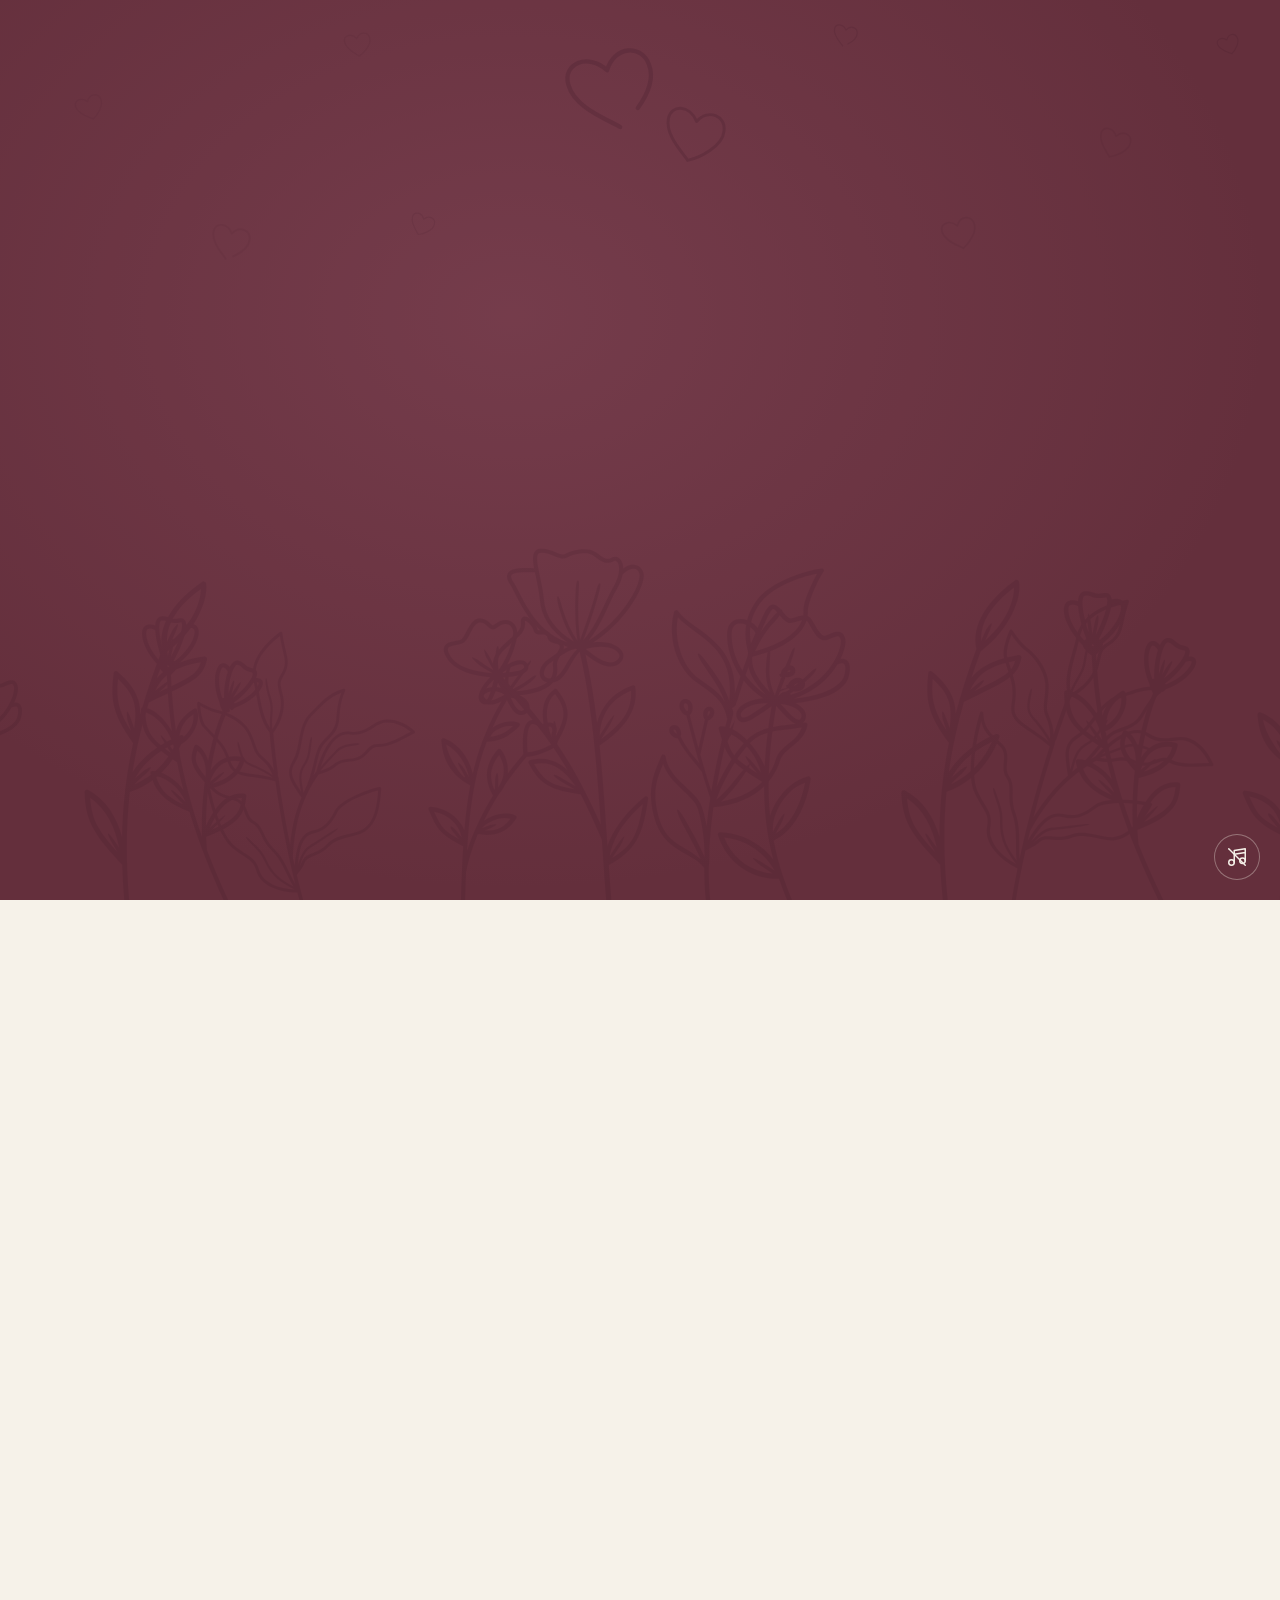
<file: index.html>
<!doctype html>
<html lang="en" data-watercolor="off" data-foreground-flowers="off">
  <head>
    <meta charset="utf-8">
    <meta name="viewport" content="width=device-width, initial-scale=1">
    <meta name="theme-color" content="#f6f2e9">
    <meta name="description" content="Together with their families, Mangalan and Kesangy invite you to celebrate their wedding on 1 November 2026 at Thulasi Wedding Hall, Kallady, Batticaloa.">
    <title>Mangalan & Kesangy · 1 November 2026</title>
    <link rel="icon" href="favicon.svg" type="image/svg+xml">
    <link rel="preload" href="fonts/cormorant-garamond-bold.ttf" as="font" type="font/ttf" crossorigin>
    <link rel="preload" href="fonts/cormorant-garamond-bold-italic.ttf" as="font" type="font/ttf" crossorigin>
    <link rel="preconnect" href="https://fonts.googleapis.com">
    <link rel="preconnect" href="https://fonts.gstatic.com" crossorigin>
    <link href="https://fonts.googleapis.com/css2?family=Cormorant+Garamond:ital,wght@0,400;0,500;1,400;1,500&family=DM+Sans:wght@400;500;600&display=swap" rel="stylesheet">
    <link rel="stylesheet" href="styles.css">
    <script>
      // A fresh load always starts at the opening, rather than a saved fragment.
      if ('scrollRestoration' in history) history.scrollRestoration = 'manual';
      if (location.hash) history.replaceState(history.state, '', location.pathname + location.search);
      const resetInvitationScroll = () => window.scrollTo({ top: 0, left: 0, behavior: 'instant' });
      resetInvitationScroll();
      document.addEventListener('DOMContentLoaded', resetInvitationScroll, { once: true });
      window.addEventListener('pageshow', resetInvitationScroll, { once: true });
      // Prepare before the first paint; release the cover if scripts fail to load.
      if (!matchMedia('(prefers-reduced-motion: reduce)').matches) {
        document.documentElement.classList.add('intro-pending');
        window.invitationOpeningFallback = setTimeout(() => {
          document.documentElement.classList.remove('intro-pending', 'invitation-ready');
          const page = document.querySelector('.page-frame');
          if (page) page.inert = false;
        }, 15000);
      }
    </script>
    <script src="music.js" defer></script>
    <script src="personalize.js" defer></script>
    <script src="vendor/anime.umd.min.js" defer></script>
    <script src="script.js" defer></script>
    <script src="sparkles.js" defer></script>
  </head>
  <body>
    <audio id="background-music" src="assets/bgm.mp3" loop preload="auto" playsinline></audio>
    <button class="music-toggle" type="button" aria-label="Play background music" aria-pressed="false" title="Play background music" hidden>
      <svg viewBox="0 0 24 24" fill="none" stroke="currentColor" stroke-width="1.6" stroke-linecap="round" stroke-linejoin="round" aria-hidden="true">
        <path d="M9 18V5l12-2v13M9 9l12-2"/>
        <ellipse cx="6" cy="18" rx="3" ry="3"/><ellipse cx="18" cy="16" rx="3" ry="3"/>
        <path class="music-off" d="m3 3 18 18"/>
      </svg>
    </button>
    <div class="opening" aria-hidden="true">
      <svg class="opening-art-defs" width="0" height="0" aria-hidden="true"><defs>
        <mask id="opening-mask-twin" maskUnits="userSpaceOnUse" x="216" y="51" width="438" height="698"><path class="opening-draw-path" d="M 266.46 238.85 C 266.11 239.27 265.77 239.71 265.47 240.2 C 263.04 244.09 263.19 249.37 265.66 256.16 C 270.93 270.58 282.83 280.4 297.45 287.27 C 309.04 292.72 322.43 296.43 336.19 299.29 C 335.88 299.52 335.56 299.75 335.25 299.98 C 330.91 303.24 326.59 307.4 322.91 311.86 C 319.24 316.32 316.2 321.04 314.54 325.65 C 312.87 330.27 312.52 335.34 315.63 339.09 C 318.1 342.05 321.5 344.06 325.14 343.59 C 328.79 343.13 331.76 340.69 334.55 337.12 C 339.34 331.01 344.06 320.88 349.25 305.96 C 391.54 365.03 420.67 406.26 448 466.86 C 444.86 463.3 441.55 460.06 438.05 457.18 C 424.27 445.86 407.35 440.43 387.23 443.85 C 386.2 444.02 385.31 444.66 384.8 445.57 C 384.3 446.48 384.24 447.57 384.64 448.53 C 392.77 468.28 401.17 480.72 413.91 489.6 C 426.27 498.21 442.28 503.38 465.7 509.58 C 474.5 532.55 483.38 558.37 492.74 588.41 C 492.75 588.43 492.75 588.43 492.75 588.45 C 491.45 623.48 490.13 658.24 489.3 691.86 C 489.23 694.23 491.11 696.2 493.48 696.26 C 495.85 696.32 497.82 694.44 497.87 692.07 C 498.36 672.23 499.04 651.93 499.77 631.46 C 522.21 621.96 537.7 611.68 549.25 596.32 C 561.29 580.29 568.93 559.09 576.57 527.95 C 577.3 524.96 574.02 522.6 571.41 524.24 C 556.86 533.49 538.53 547.89 523.09 565.88 C 514.4 576.01 506.62 587.27 500.95 599.4 C 503.05 543.41 505.22 486.39 505.39 431.43 C 525.27 420.88 542.66 408.85 555.13 394.38 C 568.04 379.4 575.59 361.66 574.64 340.94 C 574.55 338.82 572.56 337.28 570.48 337.74 C 549.04 342.41 531.26 353.81 518.69 369.8 C 513.09 376.93 508.53 384.97 505.14 393.74 C 504.47 353.16 502.38 314.21 497.95 278.3 C 504.67 284.78 512.21 291.28 519.96 296.02 C 525.75 299.55 531.68 302.13 537.67 302.76 C 543.66 303.39 549.76 301.84 554.77 297.45 C 559.86 292.99 561.68 286.82 559.96 281.29 C 558.25 275.77 553.66 271.06 547.28 267.39 C 538.73 262.49 526.73 259.42 512.6 259.86 C 539.6 246.08 562.09 227.1 578.48 208.71 C 588.49 197.47 596.21 186.45 601.31 176.87 C 606.41 167.28 609.12 159.31 608.09 152.87 C 606.76 144.52 601.01 138.76 593.66 137.75 C 588.05 136.98 581.78 138.58 575.42 142.35 C 575.64 139.79 575.62 137.39 575.34 135.21 C 574.69 130.27 572.78 126.2 569.59 123.69 C 566.39 121.18 561.91 120.66 557.91 122.34 C 552.59 124.57 549.77 123.86 545.98 121.52 C 542.2 119.19 537.91 114.74 532.07 110 C 525.37 104.56 515.72 103.03 506.34 103.18 C 496.96 103.33 487.8 105.23 481.57 108.01 C 479.7 108.85 477.85 108.78 475.26 107.96 C 472.66 107.14 469.56 105.47 466.09 103.57 C 459.16 99.75 450.66 94.9 440.22 95.12 C 437.2 95.18 434.39 96.27 432.38 98.19 L 432.38 98.19 C 430.37 100.11 429.18 102.64 428.42 105.43 C 426.92 111.02 427.03 117.98 427.61 125.94 C 427.62 126.05 427.62 126.17 427.64 126.28 C 414.07 124.53 401.54 122.86 392.54 124.78 C 390.15 125.28 387.87 126.17 385.99 127.49 C 384.12 128.81 382.65 130.57 381.89 132.85 C 380.39 137.4 381.68 142.68 385.07 149.28 C 396.18 170.94 409.46 236.23 469.96 262.68 C 467.8 263.39 465.62 264.21 463.44 265.12 C 451.98 269.87 440.38 276.89 433 281.16 C 428.82 283.59 425.32 286.87 422.83 290.59 C 420.33 294.3 418.84 298.43 418.68 302.56 C 418.53 306.68 419.95 310.91 423.21 313.92 C 426.48 316.94 431.31 318.64 437.54 318.89 C 444.24 319.16 450.09 316.32 455.05 312.19 C 460.02 308.05 464.3 302.6 468.46 296.95 C 475.12 287.9 481.59 278.42 488.59 272.85 C 499.82 357.45 497.35 460.78 493.67 563.14 C 473.67 501.99 455.3 458.79 434.68 420.78 C 448.16 402.37 455.9 388.45 457.69 374.78 C 459.53 360.77 454.83 347.62 444.77 331.62 C 443.82 330.11 441.88 329.58 440.3 330.39 C 436.3 332.44 432.87 335.07 429.95 338.14 C 421.18 347.32 417.05 360.42 416.27 373.7 C 415.95 379.11 416.15 384.57 416.83 389.91 C 399.55 361.75 380.16 334.41 356.99 302.04 C 372.41 302.34 383.31 301.44 390.6 299.13 C 394.92 297.75 398.24 295.82 399.95 292.57 C 401.65 289.32 400.96 285.43 399.05 282.08 C 396.62 277.85 391.75 276.41 386.84 276.36 C 381.93 276.31 376.45 277.52 370.99 279.41 C 369.46 279.94 367.93 280.52 366.42 281.16 C 379.35 262.75 386.54 243.47 388.43 231.68 C 389.81 223.06 386.55 214.55 379.79 210.03 C 373.02 205.5 363.06 205.56 352.72 212.36 C 350.36 213.91 349.63 213.79 349.2 213.66 C 348.76 213.52 347.8 212.74 346.43 211.1 C 343.71 207.81 339.36 201.94 330.54 200.17 C 325.99 199.26 321.68 200.69 318.23 203.12 C 314.78 205.56 311.94 208.93 309.32 212.5 C 304.07 219.64 299.45 227.8 296.07 230.71 C 294.93 231.69 292.04 232.53 288.35 232.93 C 284.66 233.32 280.35 233.41 276.26 234.14 C 272.68 234.78 268.96 235.96 266.46 238.85 Z M 271.66 243.35 C 272.66 242.24 274.56 241.42 277.46 240.9 C 280.79 240.31 285 240.18 289.08 239.75 C 293.17 239.31 297.31 238.7 300.54 235.92 C 305.93 231.28 310.03 223.14 314.86 216.57 C 317.27 213.28 319.77 210.45 322.2 208.74 C 324.62 207.03 326.7 206.39 329.2 206.89 C 335.72 208.2 338.14 211.86 341.16 215.48 C 342.66 217.3 344.31 219.33 347.16 220.22 C 350.02 221.1 353.26 220.21 356.5 218.09 C 365.27 212.32 371.71 212.87 375.98 215.73 C 380.25 218.58 382.66 224.32 381.65 230.59 C 379.64 243.13 369.45 268.46 351.23 289.05 C 351.12 287.32 351.03 285.26 351.04 282.91 C 351.07 275.17 352.34 271.28 354.57 262.98 C 354.95 261.61 355.88 249.07 353.92 249.07 C 351.96 249.08 349.89 258.32 349.75 258.99 C 347.4 269.65 345.91 274.73 345.88 282.9 C 345.88 283.43 345.88 283.94 345.89 284.45 C 340.71 272.4 340.7 270.69 337.73 263.89 C 337.04 262.64 332.06 251.73 330.82 252.42 C 329.57 253.11 332.54 265.14 333.23 266.39 C 336.61 272.47 336.67 275.14 342.87 288.58 C 331.12 279.81 328.59 276.56 320.13 269.96 C 319.01 269.09 310.28 262.44 309.21 263.39 C 308.14 264.34 315.32 272.32 316.27 273.39 C 323.57 281.31 328.13 283.79 340.51 293.09 C 326 290.21 311.96 286.51 300.38 281.07 C 286.73 274.64 276.59 266.06 272.12 253.81 C 270 248 270.45 245.2 271.29 243.84 C 271.4 243.67 271.52 243.51 271.67 243.35 Z M 389.23 133.61 C 390.07 132.69 391.5 132.02 393.97 131.5 C 400.96 130.01 414.11 131.48 428.27 133.28 C 429.69 147.71 432.03 164.26 431.65 178.78 C 430.86 209.11 444.75 233.11 470.27 255.3 C 415.12 229.75 403.55 170.23 391.19 146.14 C 388.2 140.3 387.86 136.69 388.42 135.01 C 388.59 134.48 388.85 134.02 389.23 133.61 Z M 436.84 103.46 C 436.93 103.36 437.03 103.25 437.13 103.16 C 437.91 102.42 438.73 102.02 440.38 101.98 C 448.58 101.82 455.83 105.76 462.79 109.59 C 466.26 111.5 469.64 113.37 473.18 114.5 C 476.73 115.62 480.67 115.93 484.39 114.27 C 489.32 112.07 497.99 110.16 506.46 110.03 C 514.93 109.9 523.18 111.63 527.75 115.34 C 533.18 119.75 537.41 124.29 542.39 127.37 C 547.38 130.44 553.6 131.58 560.57 128.66 C 562.7 127.77 564.01 128.03 565.35 129.08 C 566.68 130.13 568.05 132.42 568.53 136.09 C 569.48 143.44 566.71 155.88 555.97 170.86 C 535.71 199.07 524.18 229.08 496.66 254.36 C 507.46 232.79 519.47 207.24 528.42 184.77 C 532.68 174.07 536.25 164.07 533.93 162.8 C 531.61 161.53 528.57 170.19 524.93 179.52 C 515.82 202.84 502.93 230.36 491.5 253.15 C 490.56 227.46 493.61 197.7 497.06 175.93 C 498.9 164.31 500.85 154.97 498.3 154.5 C 495.76 154.04 493.75 163.78 491.91 175.75 C 488.51 197.99 485.72 227.92 486.86 254.21 C 478.15 237.56 472.07 219.81 468.29 200.53 C 466.01 188.9 464.56 176.72 462 177.02 C 459.44 177.32 460.88 189.89 463.18 201.92 C 466.81 220.93 472.6 238.59 481.04 255.14 C 452.48 232.37 437.73 209.34 438.52 178.95 C 438.98 160.89 435.59 140.81 434.47 125.44 C 433.91 117.76 433.98 111.23 435.06 107.21 C 435.54 105.45 436.17 104.24 436.84 103.46 Z M 329.49 314.73 C 332.54 311.25 336.02 307.99 339.37 305.47 C 340.29 304.78 340.82 304.82 341.71 304.25 C 337.16 316.64 332.6 328.48 329.15 332.88 C 326.93 335.72 325.16 336.68 324.28 336.79 C 323.41 336.9 322.53 336.65 320.91 334.71 C 319.96 333.56 319.75 331.44 321 327.98 C 322.25 324.51 324.89 320.26 328.22 316.23 C 328.63 315.72 329.06 315.22 329.49 314.73 Z M 357.3 294.37 C 358.14 293.73 358.3 293.21 359.27 292.59 C 363.3 290 368.29 287.61 373.23 285.9 C 378.17 284.19 383.09 283.19 386.77 283.23 C 390.46 283.27 392.36 284.2 393.1 285.5 C 394.36 287.68 394.28 288.6 393.87 289.38 C 393.46 290.16 391.96 291.49 388.52 292.58 C 383.19 294.28 370.5 294.43 357.3 294.37 Z M 430.65 291.89 C 432.27 290.06 434.23 288.39 436.46 287.1 C 443.95 282.76 455.33 275.92 466.08 271.46 C 471.46 269.23 476.67 267.61 480.94 267.14 C 481.22 267.11 481.47 267.11 481.7 267.11 C 482.81 267.46 483.94 267.81 485.07 268.14 C 476.5 274.64 469.5 283.96 462.93 292.88 C 458.86 298.4 454.82 303.45 450.67 306.91 C 446.52 310.37 442.47 312.21 437.81 312.03 C 432.68 311.82 429.61 310.46 427.88 308.87 C 426.14 307.27 425.46 305.33 425.55 302.81 C 425.65 300.29 426.76 297.31 428.65 294.48 C 429.24 293.59 429.91 292.73 430.65 291.89 Z M 573.45 152 C 573.57 151.94 573.69 151.87 573.8 151.8 C 581.14 145.95 588.04 143.91 592.73 144.56 C 597.41 145.2 600.34 147.84 601.32 153.94 C 601.84 157.21 600.02 164.68 595.26 173.65 C 590.49 182.62 583.04 193.26 573.35 204.14 C 556.72 222.81 533.47 242.17 505.7 255.61 C 531.49 230.11 542.92 200.82 561.55 174.86 C 567.5 166.58 571.31 158.88 573.45 152 Z M 433.5 344.44 C 433.93 343.93 434.37 343.44 434.83 342.95 C 436.48 341.22 438.59 339.97 440.62 338.62 C 448.64 352.18 452.34 362.87 450.89 373.89 C 449.59 383.84 443.66 395.25 433.9 409.47 C 433.9 409.47 436.84 399.02 436.76 393.66 C 436.71 390 435.93 383.08 434.51 382.91 C 433.1 382.74 431.91 391.63 431.64 393.03 L 428.96 407.31 C 427.03 417.63 422.43 385.81 423.12 374.11 C 423.8 362.71 427.04 352.1 433.5 344.44 Z M 499.41 269.2 C 518.16 265.82 534.45 267.94 543.88 273.35 C 549.24 276.42 552.43 280.17 553.41 283.32 C 554.39 286.47 553.81 289.16 550.25 292.28 C 546.62 295.46 542.86 296.4 538.38 295.93 C 533.91 295.46 528.8 293.36 523.54 290.15 C 515.05 284.98 506.92 276.73 499.41 269.2 Z M 393.53 450.8 C 409.27 449.44 422.47 453.27 433.69 462.49 C 443.03 470.16 451.02 481.49 458.27 494.7 C 456.22 493.23 454.07 491.67 451.89 490.09 C 447.25 486.73 442.57 483.33 438.95 480.69 C 437.15 479.37 426 470.44 424.48 472.52 C 422.96 474.6 434.12 483.53 435.93 484.85 C 439.55 487.49 444.23 490.91 448.88 494.27 C 451.43 496.12 453.91 497.92 456.25 499.61 C 439.53 494.82 426.85 490.25 417.83 483.97 C 407.57 476.82 400.55 466.44 393.53 450.8 Z M 525.98 371.52 C 536.37 359.44 550.54 351.07 566.98 346.43 C 566.44 362.91 560.78 377.31 549.93 389.89 C 539.81 401.64 525.44 411.82 509.12 421.09 L 524.33 401.75 C 525.21 400.63 535.75 384.73 534.63 383.87 C 533.5 382.99 521.13 397.49 520.25 398.61 L 507.23 415.12 C 509.64 399.43 515.08 385.29 523.95 373.99 C 524.61 373.15 525.29 372.33 525.98 371.52 Z M 528.57 570.36 C 540.79 556.11 554.55 544.84 566.99 536.05 C 560.34 560.77 553.51 579.23 543.77 592.19 C 534.88 604.02 522.7 612.46 506.38 620.31 L 521.61 602.2 C 522.5 601.09 531.37 587.42 530.26 586.53 C 529.15 585.64 518.49 597.86 517.6 598.97 L 502.94 616.36 C 507.81 599.73 516.9 583.97 528.57 570.36 Z M 528.57 570.36 " fill="none" stroke="white" stroke-width="24" stroke-linecap="round" stroke-linejoin="round"/></mask>
        <symbol id="botanical-twin" viewBox="240 75 390 650"><path fill="currentColor" stroke="none" mask="url(#opening-mask-twin)" d="M 266.46 238.85 C 266.11 239.27 265.77 239.71 265.47 240.2 C 263.04 244.09 263.19 249.37 265.66 256.16 C 270.93 270.58 282.83 280.4 297.45 287.27 C 309.04 292.72 322.43 296.43 336.19 299.29 C 335.88 299.52 335.56 299.75 335.25 299.98 C 330.91 303.24 326.59 307.4 322.91 311.86 C 319.24 316.32 316.2 321.04 314.54 325.65 C 312.87 330.27 312.52 335.34 315.63 339.09 C 318.1 342.05 321.5 344.06 325.14 343.59 C 328.79 343.13 331.76 340.69 334.55 337.12 C 339.34 331.01 344.06 320.88 349.25 305.96 C 391.54 365.03 420.67 406.26 448 466.86 C 444.86 463.3 441.55 460.06 438.05 457.18 C 424.27 445.86 407.35 440.43 387.23 443.85 C 386.2 444.02 385.31 444.66 384.8 445.57 C 384.3 446.48 384.24 447.57 384.64 448.53 C 392.77 468.28 401.17 480.72 413.91 489.6 C 426.27 498.21 442.28 503.38 465.7 509.58 C 474.5 532.55 483.38 558.37 492.74 588.41 C 492.75 588.43 492.75 588.43 492.75 588.45 C 491.45 623.48 490.13 658.24 489.3 691.86 C 489.23 694.23 491.11 696.2 493.48 696.26 C 495.85 696.32 497.82 694.44 497.87 692.07 C 498.36 672.23 499.04 651.93 499.77 631.46 C 522.21 621.96 537.7 611.68 549.25 596.32 C 561.29 580.29 568.93 559.09 576.57 527.95 C 577.3 524.96 574.02 522.6 571.41 524.24 C 556.86 533.49 538.53 547.89 523.09 565.88 C 514.4 576.01 506.62 587.27 500.95 599.4 C 503.05 543.41 505.22 486.39 505.39 431.43 C 525.27 420.88 542.66 408.85 555.13 394.38 C 568.04 379.4 575.59 361.66 574.64 340.94 C 574.55 338.82 572.56 337.28 570.48 337.74 C 549.04 342.41 531.26 353.81 518.69 369.8 C 513.09 376.93 508.53 384.97 505.14 393.74 C 504.47 353.16 502.38 314.21 497.95 278.3 C 504.67 284.78 512.21 291.28 519.96 296.02 C 525.75 299.55 531.68 302.13 537.67 302.76 C 543.66 303.39 549.76 301.84 554.77 297.45 C 559.86 292.99 561.68 286.82 559.96 281.29 C 558.25 275.77 553.66 271.06 547.28 267.39 C 538.73 262.49 526.73 259.42 512.6 259.86 C 539.6 246.08 562.09 227.1 578.48 208.71 C 588.49 197.47 596.21 186.45 601.31 176.87 C 606.41 167.28 609.12 159.31 608.09 152.87 C 606.76 144.52 601.01 138.76 593.66 137.75 C 588.05 136.98 581.78 138.58 575.42 142.35 C 575.64 139.79 575.62 137.39 575.34 135.21 C 574.69 130.27 572.78 126.2 569.59 123.69 C 566.39 121.18 561.91 120.66 557.91 122.34 C 552.59 124.57 549.77 123.86 545.98 121.52 C 542.2 119.19 537.91 114.74 532.07 110 C 525.37 104.56 515.72 103.03 506.34 103.18 C 496.96 103.33 487.8 105.23 481.57 108.01 C 479.7 108.85 477.85 108.78 475.26 107.96 C 472.66 107.14 469.56 105.47 466.09 103.57 C 459.16 99.75 450.66 94.9 440.22 95.12 C 437.2 95.18 434.39 96.27 432.38 98.19 L 432.38 98.19 C 430.37 100.11 429.18 102.64 428.42 105.43 C 426.92 111.02 427.03 117.98 427.61 125.94 C 427.62 126.05 427.62 126.17 427.64 126.28 C 414.07 124.53 401.54 122.86 392.54 124.78 C 390.15 125.28 387.87 126.17 385.99 127.49 C 384.12 128.81 382.65 130.57 381.89 132.85 C 380.39 137.4 381.68 142.68 385.07 149.28 C 396.18 170.94 409.46 236.23 469.96 262.68 C 467.8 263.39 465.62 264.21 463.44 265.12 C 451.98 269.87 440.38 276.89 433 281.16 C 428.82 283.59 425.32 286.87 422.83 290.59 C 420.33 294.3 418.84 298.43 418.68 302.56 C 418.53 306.68 419.95 310.91 423.21 313.92 C 426.48 316.94 431.31 318.64 437.54 318.89 C 444.24 319.16 450.09 316.32 455.05 312.19 C 460.02 308.05 464.3 302.6 468.46 296.95 C 475.12 287.9 481.59 278.42 488.59 272.85 C 499.82 357.45 497.35 460.78 493.67 563.14 C 473.67 501.99 455.3 458.79 434.68 420.78 C 448.16 402.37 455.9 388.45 457.69 374.78 C 459.53 360.77 454.83 347.62 444.77 331.62 C 443.82 330.11 441.88 329.58 440.3 330.39 C 436.3 332.44 432.87 335.07 429.95 338.14 C 421.18 347.32 417.05 360.42 416.27 373.7 C 415.95 379.11 416.15 384.57 416.83 389.91 C 399.55 361.75 380.16 334.41 356.99 302.04 C 372.41 302.34 383.31 301.44 390.6 299.13 C 394.92 297.75 398.24 295.82 399.95 292.57 C 401.65 289.32 400.96 285.43 399.05 282.08 C 396.62 277.85 391.75 276.41 386.84 276.36 C 381.93 276.31 376.45 277.52 370.99 279.41 C 369.46 279.94 367.93 280.52 366.42 281.16 C 379.35 262.75 386.54 243.47 388.43 231.68 C 389.81 223.06 386.55 214.55 379.79 210.03 C 373.02 205.5 363.06 205.56 352.72 212.36 C 350.36 213.91 349.63 213.79 349.2 213.66 C 348.76 213.52 347.8 212.74 346.43 211.1 C 343.71 207.81 339.36 201.94 330.54 200.17 C 325.99 199.26 321.68 200.69 318.23 203.12 C 314.78 205.56 311.94 208.93 309.32 212.5 C 304.07 219.64 299.45 227.8 296.07 230.71 C 294.93 231.69 292.04 232.53 288.35 232.93 C 284.66 233.32 280.35 233.41 276.26 234.14 C 272.68 234.78 268.96 235.96 266.46 238.85 Z M 271.66 243.35 C 272.66 242.24 274.56 241.42 277.46 240.9 C 280.79 240.31 285 240.18 289.08 239.75 C 293.17 239.31 297.31 238.7 300.54 235.92 C 305.93 231.28 310.03 223.14 314.86 216.57 C 317.27 213.28 319.77 210.45 322.2 208.74 C 324.62 207.03 326.7 206.39 329.2 206.89 C 335.72 208.2 338.14 211.86 341.16 215.48 C 342.66 217.3 344.31 219.33 347.16 220.22 C 350.02 221.1 353.26 220.21 356.5 218.09 C 365.27 212.32 371.71 212.87 375.98 215.73 C 380.25 218.58 382.66 224.32 381.65 230.59 C 379.64 243.13 369.45 268.46 351.23 289.05 C 351.12 287.32 351.03 285.26 351.04 282.91 C 351.07 275.17 352.34 271.28 354.57 262.98 C 354.95 261.61 355.88 249.07 353.92 249.07 C 351.96 249.08 349.89 258.32 349.75 258.99 C 347.4 269.65 345.91 274.73 345.88 282.9 C 345.88 283.43 345.88 283.94 345.89 284.45 C 340.71 272.4 340.7 270.69 337.73 263.89 C 337.04 262.64 332.06 251.73 330.82 252.42 C 329.57 253.11 332.54 265.14 333.23 266.39 C 336.61 272.47 336.67 275.14 342.87 288.58 C 331.12 279.81 328.59 276.56 320.13 269.96 C 319.01 269.09 310.28 262.44 309.21 263.39 C 308.14 264.34 315.32 272.32 316.27 273.39 C 323.57 281.31 328.13 283.79 340.51 293.09 C 326 290.21 311.96 286.51 300.38 281.07 C 286.73 274.64 276.59 266.06 272.12 253.81 C 270 248 270.45 245.2 271.29 243.84 C 271.4 243.67 271.52 243.51 271.67 243.35 Z M 389.23 133.61 C 390.07 132.69 391.5 132.02 393.97 131.5 C 400.96 130.01 414.11 131.48 428.27 133.28 C 429.69 147.71 432.03 164.26 431.65 178.78 C 430.86 209.11 444.75 233.11 470.27 255.3 C 415.12 229.75 403.55 170.23 391.19 146.14 C 388.2 140.3 387.86 136.69 388.42 135.01 C 388.59 134.48 388.85 134.02 389.23 133.61 Z M 436.84 103.46 C 436.93 103.36 437.03 103.25 437.13 103.16 C 437.91 102.42 438.73 102.02 440.38 101.98 C 448.58 101.82 455.83 105.76 462.79 109.59 C 466.26 111.5 469.64 113.37 473.18 114.5 C 476.73 115.62 480.67 115.93 484.39 114.27 C 489.32 112.07 497.99 110.16 506.46 110.03 C 514.93 109.9 523.18 111.63 527.75 115.34 C 533.18 119.75 537.41 124.29 542.39 127.37 C 547.38 130.44 553.6 131.58 560.57 128.66 C 562.7 127.77 564.01 128.03 565.35 129.08 C 566.68 130.13 568.05 132.42 568.53 136.09 C 569.48 143.44 566.71 155.88 555.97 170.86 C 535.71 199.07 524.18 229.08 496.66 254.36 C 507.46 232.79 519.47 207.24 528.42 184.77 C 532.68 174.07 536.25 164.07 533.93 162.8 C 531.61 161.53 528.57 170.19 524.93 179.52 C 515.82 202.84 502.93 230.36 491.5 253.15 C 490.56 227.46 493.61 197.7 497.06 175.93 C 498.9 164.31 500.85 154.97 498.3 154.5 C 495.76 154.04 493.75 163.78 491.91 175.75 C 488.51 197.99 485.72 227.92 486.86 254.21 C 478.15 237.56 472.07 219.81 468.29 200.53 C 466.01 188.9 464.56 176.72 462 177.02 C 459.44 177.32 460.88 189.89 463.18 201.92 C 466.81 220.93 472.6 238.59 481.04 255.14 C 452.48 232.37 437.73 209.34 438.52 178.95 C 438.98 160.89 435.59 140.81 434.47 125.44 C 433.91 117.76 433.98 111.23 435.06 107.21 C 435.54 105.45 436.17 104.24 436.84 103.46 Z M 329.49 314.73 C 332.54 311.25 336.02 307.99 339.37 305.47 C 340.29 304.78 340.82 304.82 341.71 304.25 C 337.16 316.64 332.6 328.48 329.15 332.88 C 326.93 335.72 325.16 336.68 324.28 336.79 C 323.41 336.9 322.53 336.65 320.91 334.71 C 319.96 333.56 319.75 331.44 321 327.98 C 322.25 324.51 324.89 320.26 328.22 316.23 C 328.63 315.72 329.06 315.22 329.49 314.73 Z M 357.3 294.37 C 358.14 293.73 358.3 293.21 359.27 292.59 C 363.3 290 368.29 287.61 373.23 285.9 C 378.17 284.19 383.09 283.19 386.77 283.23 C 390.46 283.27 392.36 284.2 393.1 285.5 C 394.36 287.68 394.28 288.6 393.87 289.38 C 393.46 290.16 391.96 291.49 388.52 292.58 C 383.19 294.28 370.5 294.43 357.3 294.37 Z M 430.65 291.89 C 432.27 290.06 434.23 288.39 436.46 287.1 C 443.95 282.76 455.33 275.92 466.08 271.46 C 471.46 269.23 476.67 267.61 480.94 267.14 C 481.22 267.11 481.47 267.11 481.7 267.11 C 482.81 267.46 483.94 267.81 485.07 268.14 C 476.5 274.64 469.5 283.96 462.93 292.88 C 458.86 298.4 454.82 303.45 450.67 306.91 C 446.52 310.37 442.47 312.21 437.81 312.03 C 432.68 311.82 429.61 310.46 427.88 308.87 C 426.14 307.27 425.46 305.33 425.55 302.81 C 425.65 300.29 426.76 297.31 428.65 294.48 C 429.24 293.59 429.91 292.73 430.65 291.89 Z M 573.45 152 C 573.57 151.94 573.69 151.87 573.8 151.8 C 581.14 145.95 588.04 143.91 592.73 144.56 C 597.41 145.2 600.34 147.84 601.32 153.94 C 601.84 157.21 600.02 164.68 595.26 173.65 C 590.49 182.62 583.04 193.26 573.35 204.14 C 556.72 222.81 533.47 242.17 505.7 255.61 C 531.49 230.11 542.92 200.82 561.55 174.86 C 567.5 166.58 571.31 158.88 573.45 152 Z M 433.5 344.44 C 433.93 343.93 434.37 343.44 434.83 342.95 C 436.48 341.22 438.59 339.97 440.62 338.62 C 448.64 352.18 452.34 362.87 450.89 373.89 C 449.59 383.84 443.66 395.25 433.9 409.47 C 433.9 409.47 436.84 399.02 436.76 393.66 C 436.71 390 435.93 383.08 434.51 382.91 C 433.1 382.74 431.91 391.63 431.64 393.03 L 428.96 407.31 C 427.03 417.63 422.43 385.81 423.12 374.11 C 423.8 362.71 427.04 352.1 433.5 344.44 Z M 499.41 269.2 C 518.16 265.82 534.45 267.94 543.88 273.35 C 549.24 276.42 552.43 280.17 553.41 283.32 C 554.39 286.47 553.81 289.16 550.25 292.28 C 546.62 295.46 542.86 296.4 538.38 295.93 C 533.91 295.46 528.8 293.36 523.54 290.15 C 515.05 284.98 506.92 276.73 499.41 269.2 Z M 393.53 450.8 C 409.27 449.44 422.47 453.27 433.69 462.49 C 443.03 470.16 451.02 481.49 458.27 494.7 C 456.22 493.23 454.07 491.67 451.89 490.09 C 447.25 486.73 442.57 483.33 438.95 480.69 C 437.15 479.37 426 470.44 424.48 472.52 C 422.96 474.6 434.12 483.53 435.93 484.85 C 439.55 487.49 444.23 490.91 448.88 494.27 C 451.43 496.12 453.91 497.92 456.25 499.61 C 439.53 494.82 426.85 490.25 417.83 483.97 C 407.57 476.82 400.55 466.44 393.53 450.8 Z M 525.98 371.52 C 536.37 359.44 550.54 351.07 566.98 346.43 C 566.44 362.91 560.78 377.31 549.93 389.89 C 539.81 401.64 525.44 411.82 509.12 421.09 L 524.33 401.75 C 525.21 400.63 535.75 384.73 534.63 383.87 C 533.5 382.99 521.13 397.49 520.25 398.61 L 507.23 415.12 C 509.64 399.43 515.08 385.29 523.95 373.99 C 524.61 373.15 525.29 372.33 525.98 371.52 Z M 528.57 570.36 C 540.79 556.11 554.55 544.84 566.99 536.05 C 560.34 560.77 553.51 579.23 543.77 592.19 C 534.88 604.02 522.7 612.46 506.38 620.31 L 521.61 602.2 C 522.5 601.09 531.37 587.42 530.26 586.53 C 529.15 585.64 518.49 597.86 517.6 598.97 L 502.94 616.36 C 507.81 599.73 516.9 583.97 528.57 570.36 Z M 528.57 570.36 "/></symbol>
        <mask id="opening-mask-bud" maskUnits="userSpaceOnUse" x="691" y="101" width="273" height="588"><path class="opening-draw-path" d="M 821.89 147.73 C 820.79 148.75 820.01 150.21 819.79 151.67 C 819.5 153.62 819.84 155.59 820.59 157.86 C 822.84 164.73 821.31 169.24 816.86 176.15 C 812.4 183.06 804.95 191.66 796.73 204.48 C 787.88 218.28 787.16 231.39 792.26 243.57 C 795.92 252.32 802.31 260.66 810.38 269.31 C 804.3 269.13 798.11 270.53 792.89 272.73 C 787.53 274.99 783.02 278.08 780.5 282.19 C 779.24 284.26 778.51 286.71 778.88 289.23 C 779.24 291.75 780.69 294.08 782.86 295.93 C 786.8 299.29 791.24 300.82 795.51 300.72 C 799.79 300.62 803.79 299.07 807.54 296.93 C 810.55 295.21 813.46 293.09 816.24 290.86 C 802.09 334.28 795.5 374.21 794.72 417.25 C 783.75 394.82 762.8 374.59 736.49 370.41 C 735.33 370.23 734.16 370.66 733.38 371.53 C 732.6 372.41 732.33 373.63 732.65 374.75 C 741.5 405.52 759.44 426.86 794.77 437.71 C 795.29 460.88 797.34 485.21 800.64 511.61 C 786.65 491.21 761.98 482.38 738.14 485.28 C 736.94 485.43 735.91 486.2 735.42 487.31 L 735.42 487.3 C 734.93 488.41 735.05 489.69 735.74 490.68 C 746.7 506.23 753.83 515.48 763.66 522.21 C 773.19 528.73 784.82 532.6 804.22 537.84 C 808.83 569.25 814.93 603.69 822.18 642.59 C 822.52 644.45 824.32 645.69 826.18 645.34 C 828.05 644.99 829.27 643.19 828.92 641.33 C 824.76 618.99 820.99 598.19 817.65 578.58 C 817.19 557.46 819.44 535.38 823.66 513.31 C 835.59 512.69 846.72 510.4 856.32 504.88 C 866.59 498.97 874.92 489.34 880.28 474.96 C 881.01 473.01 879.83 470.86 877.79 470.41 C 865.52 467.73 852.04 472.16 840.87 479.67 C 836.45 482.64 832.37 486.11 828.86 489.9 C 833.03 473.34 838.17 457.01 843.96 441.32 C 847.11 435.86 849.21 430.3 850.41 424.8 C 858.29 405.59 867.02 387.69 875.98 371.94 C 881.89 371.07 888.59 367.61 895.43 363.61 C 903.39 358.94 911.04 353.42 915.5 349.23 C 918.54 346.37 920.26 343.52 920.61 340.57 C 920.96 337.62 919.84 335.11 918.7 333.22 C 917.55 331.34 916.32 329.84 915.64 328.59 C 914.95 327.35 914.76 326.64 914.98 325.66 C 916.12 320.54 914.79 315.07 911.04 311.48 C 907.28 307.89 900.77 307.19 894.61 311.17 C 892.11 312.78 890.63 313.41 890.09 313.53 C 889.55 313.65 889.91 313.69 889.21 313.35 C 887.81 312.68 883.97 310.23 876.32 310.04 C 871.78 309.93 867.73 312.25 865.52 315.86 C 863.32 319.47 862.5 324.06 862.4 329.41 C 862.2 339.99 864.99 353.85 869.67 369.14 C 863.34 380.32 857.12 392.51 851.23 405.46 C 851.05 404.02 850.82 402.61 850.53 401.22 C 847.7 387.39 840.29 375.8 831.79 369.04 C 830.14 367.71 827.68 368.19 826.65 370.05 C 817.23 386.96 815.34 402.01 818 414.84 C 820.59 427.34 827.36 437.61 834.95 445.89 C 823.77 477.51 815.36 511.47 812.14 544.63 C 801.09 472.19 797.71 416.63 806.24 361.31 C 823.7 356.82 839 348.34 853.42 324.89 C 854.67 322.85 853.5 320.18 851.14 319.72 C 843.28 318.21 832.29 320.93 822.15 327.21 C 818.09 329.72 814.19 332.87 810.83 336.64 C 814.36 320.49 818.95 304.16 824.69 287.23 C 828.17 291.98 832.3 297 836.84 300.83 C 840.14 303.62 843.7 305.86 847.68 306.6 C 851.66 307.34 856.07 306.19 859.53 302.94 C 863 299.68 864.49 295.24 863.7 291.15 C 862.9 287.06 860.2 283.51 856.41 280.73 C 852.93 278.17 848.45 276.21 843.26 275.16 C 870.83 266.39 884.77 255.97 891.36 245.38 C 899.34 232.53 895.54 220.06 893.41 213.45 C 891.75 208.29 893.76 202.18 895.94 195.94 C 897.02 192.82 898.12 189.73 898.47 186.52 C 898.83 183.31 898.24 179.69 895.75 176.94 C 893.5 174.46 890.7 173.19 888.15 172.71 C 885.6 172.23 883.29 172.37 881.37 172.36 C 879.45 172.35 877.98 172.19 876.91 171.72 C 875.84 171.25 874.9 170.53 873.84 168.34 C 872.11 164.73 868.86 162.63 865.77 162.15 C 862.68 161.67 859.83 162.3 857.31 162.84 C 854.78 163.37 852.54 163.81 851.33 163.72 C 850.12 163.64 850.16 163.84 849.63 162.51 C 848.32 159.25 845.78 156.46 842.83 153.91 C 839.88 151.37 836.48 149.16 833.17 147.71 C 829.86 146.26 826.55 145.09 823.1 146.87 C 822.67 147.1 822.27 147.39 821.89 147.73 Z M 826.65 153.08 C 826.77 153.17 828.15 153.02 830.42 154.01 C 832.93 155.1 835.91 157.02 838.35 159.12 C 840.79 161.23 842.67 163.62 843.25 165.07 C 844.6 168.44 847.97 170.38 850.84 170.58 C 853.71 170.78 856.31 170.06 858.73 169.54 C 861.15 169.03 863.34 168.72 864.71 168.94 C 866.09 169.15 866.73 169.39 867.66 171.31 C 869.25 174.62 871.58 176.88 874.12 178.01 C 876.68 179.14 879.19 179.21 881.34 179.23 C 883.5 179.23 885.38 179.18 886.87 179.46 C 888.35 179.74 889.43 180.19 890.66 181.54 C 891.64 182.64 891.88 183.7 891.66 185.77 C 891.43 187.83 890.53 190.6 889.45 193.69 C 887.3 199.87 884.3 207.57 886.88 215.56 C 888.98 222.11 891.99 231.36 885.52 241.76 C 879.87 250.87 865.95 261.31 835.73 270.15 C 843.15 263.73 850.37 257.52 857.14 249.25 C 861.17 244.33 865.23 237.16 862.69 237.61 C 859.53 238.18 856.29 242.33 852.02 247.36 C 844.75 255.95 836.86 262.36 828.52 269.68 L 843.59 235.62 C 845.69 228.75 851.34 219.58 849.88 215.03 C 849.3 213.26 839.09 233.03 839.09 233.03 L 823.39 268.53 C 820.44 258.21 818.77 248.89 818.84 240.71 C 818.9 234.37 819.75 225.72 817.55 227.86 C 815.35 229.99 813.8 235.28 813.49 239.53 C 813.16 247.62 814.46 256.52 816.99 266.18 C 808.48 257.22 801.93 248.91 798.59 240.92 C 794.2 230.44 794.57 220.57 802.51 208.19 C 810.46 195.79 817.71 187.49 822.62 179.87 C 827.53 172.25 830.04 164.59 827.12 155.72 C 826.65 154.27 826.63 153.51 826.65 153.08 Z M 787.71 284.1 C 789.43 282.36 792.21 280.47 795.55 279.06 C 802.98 275.93 812.06 276.09 818.89 279.44 C 813.94 283.63 808.91 288.23 804.12 290.96 C 800.98 292.75 798.02 293.79 795.35 293.85 C 792.68 293.91 790.19 293.16 787.33 290.71 C 786.1 289.66 785.76 288.89 785.67 288.24 C 785.57 287.59 785.71 286.82 786.36 285.77 C 786.68 285.25 787.14 284.68 787.71 284.1 Z M 830.15 282.15 C 839.62 281.36 847.82 282.95 852.34 286.27 C 855.11 288.3 856.59 290.59 856.95 292.47 C 857.32 294.34 856.94 295.97 854.83 297.94 C 852.71 299.94 851.11 300.25 848.94 299.85 C 846.78 299.44 844.05 297.94 841.27 295.59 C 837.21 292.16 833.64 286.95 830.15 282.15 Z M 741.88 379.54 C 763.84 385.91 781.3 404.62 789.87 424.73 L 780.2 413.61 C 779.27 412.53 769.5 403.58 767.22 405.02 C 766.19 406 775.58 416.1 776.49 417.19 L 783.5 425.57 C 782.39 430.53 749.29 400.63 741.88 379.54 Z M 817.94 339.11 C 820.33 336.79 822.98 334.78 825.76 333.06 C 831.94 329.23 838.16 327.64 843.41 327 C 833.02 341.76 822.38 348.02 810.45 351.94 C 811.58 349.12 812.19 345.97 813.96 343.61 C 815.17 342 816.51 340.5 817.94 339.11 Z M 872.51 317.99 C 873.38 317.17 874.42 316.86 876.16 316.91 C 882.66 317.07 883.68 318.32 886.22 319.54 C 887.49 320.15 889.59 320.69 891.62 320.23 C 893.65 319.77 895.57 318.72 898.34 316.94 C 902.71 314.11 904.66 314.88 906.29 316.44 C 907.92 318 908.9 321.35 908.27 324.17 C 907.61 327.15 908.51 329.89 909.62 331.91 C 910.73 333.91 912.03 335.48 912.82 336.79 C 913.62 338.1 913.89 338.91 913.79 339.77 C 913.69 340.62 913.13 342.03 910.79 344.22 C 907.02 347.77 899.51 353.26 891.95 357.68 C 885.63 361.38 879.91 363.4 876.1 364.17 C 875.97 364.11 875.83 364.06 875.7 364.02 C 871.82 350.61 869.11 337.98 869.27 329.54 C 869.36 324.87 870.21 321.37 871.39 319.44 C 871.76 318.84 872.11 318.36 872.51 317.99 Z M 830.82 378.31 C 836.47 384.22 841.72 392.44 843.8 402.61 C 845.41 410.45 844.83 418.99 841.8 427.66 C 841.34 428.8 840.89 429.93 840.44 431.08 L 837.88 418.2 C 837.63 416.81 835.28 408.04 833.89 408.28 C 832.48 408.52 832.53 417.69 832.8 419.09 L 836.07 436.01 C 831.94 434.03 826.52 422.09 824.73 413.45 C 822.67 403.53 824.46 391.77 830.82 378.31 Z M 745.58 492.32 C 767.97 491.77 788.92 502.24 798.83 524.29 C 797.72 523.42 796.56 522.52 795.39 521.59 C 792.77 519.53 790.14 517.43 788.16 515.82 C 787.17 515.01 779.15 508.69 777.5 510.67 C 775.85 512.64 783.9 518.99 784.91 519.82 C 786.93 521.46 789.57 523.56 792.21 525.64 C 793.2 526.43 794.17 527.18 795.13 527.94 C 782.82 524.29 774.02 520.96 767.54 516.53 C 760.17 511.49 753.84 503.71 745.58 492.32 Z M 777.91 507.57 C 777.91 507.58 777.92 507.59 777.93 507.61 C 777.95 507.62 777.94 507.61 777.96 507.63 C 777.98 507.65 778.02 507.68 778.04 507.71 C 777.96 507.58 777.93 507.57 777.91 507.57 Z M 835.98 492.49 C 838.61 489.9 841.56 487.48 844.7 485.37 C 853.11 479.72 862.59 477.13 871.16 477.38 C 866.43 487.34 860.47 494.56 852.89 498.92 C 847.3 502.14 840.79 503.96 833.73 505.03 L 841.63 499.75 C 842.84 498.98 850.81 492.8 850.04 491.6 C 849.28 490.39 840.06 494.63 838.86 495.39 L 828.73 502.1 C 829.49 500.49 830.35 498.89 831.61 497.32 C 832.93 495.66 834.4 494.04 835.98 492.49 Z M 835.98 492.49 " fill="none" stroke="white" stroke-width="24" stroke-linecap="round" stroke-linejoin="round"/></mask>
        <symbol id="botanical-bud" viewBox="715 125 225 540"><path fill="currentColor" stroke="none" mask="url(#opening-mask-bud)" d="M 821.89 147.73 C 820.79 148.75 820.01 150.21 819.79 151.67 C 819.5 153.62 819.84 155.59 820.59 157.86 C 822.84 164.73 821.31 169.24 816.86 176.15 C 812.4 183.06 804.95 191.66 796.73 204.48 C 787.88 218.28 787.16 231.39 792.26 243.57 C 795.92 252.32 802.31 260.66 810.38 269.31 C 804.3 269.13 798.11 270.53 792.89 272.73 C 787.53 274.99 783.02 278.08 780.5 282.19 C 779.24 284.26 778.51 286.71 778.88 289.23 C 779.24 291.75 780.69 294.08 782.86 295.93 C 786.8 299.29 791.24 300.82 795.51 300.72 C 799.79 300.62 803.79 299.07 807.54 296.93 C 810.55 295.21 813.46 293.09 816.24 290.86 C 802.09 334.28 795.5 374.21 794.72 417.25 C 783.75 394.82 762.8 374.59 736.49 370.41 C 735.33 370.23 734.16 370.66 733.38 371.53 C 732.6 372.41 732.33 373.63 732.65 374.75 C 741.5 405.52 759.44 426.86 794.77 437.71 C 795.29 460.88 797.34 485.21 800.64 511.61 C 786.65 491.21 761.98 482.38 738.14 485.28 C 736.94 485.43 735.91 486.2 735.42 487.31 L 735.42 487.3 C 734.93 488.41 735.05 489.69 735.74 490.68 C 746.7 506.23 753.83 515.48 763.66 522.21 C 773.19 528.73 784.82 532.6 804.22 537.84 C 808.83 569.25 814.93 603.69 822.18 642.59 C 822.52 644.45 824.32 645.69 826.18 645.34 C 828.05 644.99 829.27 643.19 828.92 641.33 C 824.76 618.99 820.99 598.19 817.65 578.58 C 817.19 557.46 819.44 535.38 823.66 513.31 C 835.59 512.69 846.72 510.4 856.32 504.88 C 866.59 498.97 874.92 489.34 880.28 474.96 C 881.01 473.01 879.83 470.86 877.79 470.41 C 865.52 467.73 852.04 472.16 840.87 479.67 C 836.45 482.64 832.37 486.11 828.86 489.9 C 833.03 473.34 838.17 457.01 843.96 441.32 C 847.11 435.86 849.21 430.3 850.41 424.8 C 858.29 405.59 867.02 387.69 875.98 371.94 C 881.89 371.07 888.59 367.61 895.43 363.61 C 903.39 358.94 911.04 353.42 915.5 349.23 C 918.54 346.37 920.26 343.52 920.61 340.57 C 920.96 337.62 919.84 335.11 918.7 333.22 C 917.55 331.34 916.32 329.84 915.64 328.59 C 914.95 327.35 914.76 326.64 914.98 325.66 C 916.12 320.54 914.79 315.07 911.04 311.48 C 907.28 307.89 900.77 307.19 894.61 311.17 C 892.11 312.78 890.63 313.41 890.09 313.53 C 889.55 313.65 889.91 313.69 889.21 313.35 C 887.81 312.68 883.97 310.23 876.32 310.04 C 871.78 309.93 867.73 312.25 865.52 315.86 C 863.32 319.47 862.5 324.06 862.4 329.41 C 862.2 339.99 864.99 353.85 869.67 369.14 C 863.34 380.32 857.12 392.51 851.23 405.46 C 851.05 404.02 850.82 402.61 850.53 401.22 C 847.7 387.39 840.29 375.8 831.79 369.04 C 830.14 367.71 827.68 368.19 826.65 370.05 C 817.23 386.96 815.34 402.01 818 414.84 C 820.59 427.34 827.36 437.61 834.95 445.89 C 823.77 477.51 815.36 511.47 812.14 544.63 C 801.09 472.19 797.71 416.63 806.24 361.31 C 823.7 356.82 839 348.34 853.42 324.89 C 854.67 322.85 853.5 320.18 851.14 319.72 C 843.28 318.21 832.29 320.93 822.15 327.21 C 818.09 329.72 814.19 332.87 810.83 336.64 C 814.36 320.49 818.95 304.16 824.69 287.23 C 828.17 291.98 832.3 297 836.84 300.83 C 840.14 303.62 843.7 305.86 847.68 306.6 C 851.66 307.34 856.07 306.19 859.53 302.94 C 863 299.68 864.49 295.24 863.7 291.15 C 862.9 287.06 860.2 283.51 856.41 280.73 C 852.93 278.17 848.45 276.21 843.26 275.16 C 870.83 266.39 884.77 255.97 891.36 245.38 C 899.34 232.53 895.54 220.06 893.41 213.45 C 891.75 208.29 893.76 202.18 895.94 195.94 C 897.02 192.82 898.12 189.73 898.47 186.52 C 898.83 183.31 898.24 179.69 895.75 176.94 C 893.5 174.46 890.7 173.19 888.15 172.71 C 885.6 172.23 883.29 172.37 881.37 172.36 C 879.45 172.35 877.98 172.19 876.91 171.72 C 875.84 171.25 874.9 170.53 873.84 168.34 C 872.11 164.73 868.86 162.63 865.77 162.15 C 862.68 161.67 859.83 162.3 857.31 162.84 C 854.78 163.37 852.54 163.81 851.33 163.72 C 850.12 163.64 850.16 163.84 849.63 162.51 C 848.32 159.25 845.78 156.46 842.83 153.91 C 839.88 151.37 836.48 149.16 833.17 147.71 C 829.86 146.26 826.55 145.09 823.1 146.87 C 822.67 147.1 822.27 147.39 821.89 147.73 Z M 826.65 153.08 C 826.77 153.17 828.15 153.02 830.42 154.01 C 832.93 155.1 835.91 157.02 838.35 159.12 C 840.79 161.23 842.67 163.62 843.25 165.07 C 844.6 168.44 847.97 170.38 850.84 170.58 C 853.71 170.78 856.31 170.06 858.73 169.54 C 861.15 169.03 863.34 168.72 864.71 168.94 C 866.09 169.15 866.73 169.39 867.66 171.31 C 869.25 174.62 871.58 176.88 874.12 178.01 C 876.68 179.14 879.19 179.21 881.34 179.23 C 883.5 179.23 885.38 179.18 886.87 179.46 C 888.35 179.74 889.43 180.19 890.66 181.54 C 891.64 182.64 891.88 183.7 891.66 185.77 C 891.43 187.83 890.53 190.6 889.45 193.69 C 887.3 199.87 884.3 207.57 886.88 215.56 C 888.98 222.11 891.99 231.36 885.52 241.76 C 879.87 250.87 865.95 261.31 835.73 270.15 C 843.15 263.73 850.37 257.52 857.14 249.25 C 861.17 244.33 865.23 237.16 862.69 237.61 C 859.53 238.18 856.29 242.33 852.02 247.36 C 844.75 255.95 836.86 262.36 828.52 269.68 L 843.59 235.62 C 845.69 228.75 851.34 219.58 849.88 215.03 C 849.3 213.26 839.09 233.03 839.09 233.03 L 823.39 268.53 C 820.44 258.21 818.77 248.89 818.84 240.71 C 818.9 234.37 819.75 225.72 817.55 227.86 C 815.35 229.99 813.8 235.28 813.49 239.53 C 813.16 247.62 814.46 256.52 816.99 266.18 C 808.48 257.22 801.93 248.91 798.59 240.92 C 794.2 230.44 794.57 220.57 802.51 208.19 C 810.46 195.79 817.71 187.49 822.62 179.87 C 827.53 172.25 830.04 164.59 827.12 155.72 C 826.65 154.27 826.63 153.51 826.65 153.08 Z M 787.71 284.1 C 789.43 282.36 792.21 280.47 795.55 279.06 C 802.98 275.93 812.06 276.09 818.89 279.44 C 813.94 283.63 808.91 288.23 804.12 290.96 C 800.98 292.75 798.02 293.79 795.35 293.85 C 792.68 293.91 790.19 293.16 787.33 290.71 C 786.1 289.66 785.76 288.89 785.67 288.24 C 785.57 287.59 785.71 286.82 786.36 285.77 C 786.68 285.25 787.14 284.68 787.71 284.1 Z M 830.15 282.15 C 839.62 281.36 847.82 282.95 852.34 286.27 C 855.11 288.3 856.59 290.59 856.95 292.47 C 857.32 294.34 856.94 295.97 854.83 297.94 C 852.71 299.94 851.11 300.25 848.94 299.85 C 846.78 299.44 844.05 297.94 841.27 295.59 C 837.21 292.16 833.64 286.95 830.15 282.15 Z M 741.88 379.54 C 763.84 385.91 781.3 404.62 789.87 424.73 L 780.2 413.61 C 779.27 412.53 769.5 403.58 767.22 405.02 C 766.19 406 775.58 416.1 776.49 417.19 L 783.5 425.57 C 782.39 430.53 749.29 400.63 741.88 379.54 Z M 817.94 339.11 C 820.33 336.79 822.98 334.78 825.76 333.06 C 831.94 329.23 838.16 327.64 843.41 327 C 833.02 341.76 822.38 348.02 810.45 351.94 C 811.58 349.12 812.19 345.97 813.96 343.61 C 815.17 342 816.51 340.5 817.94 339.11 Z M 872.51 317.99 C 873.38 317.17 874.42 316.86 876.16 316.91 C 882.66 317.07 883.68 318.32 886.22 319.54 C 887.49 320.15 889.59 320.69 891.62 320.23 C 893.65 319.77 895.57 318.72 898.34 316.94 C 902.71 314.11 904.66 314.88 906.29 316.44 C 907.92 318 908.9 321.35 908.27 324.17 C 907.61 327.15 908.51 329.89 909.62 331.91 C 910.73 333.91 912.03 335.48 912.82 336.79 C 913.62 338.1 913.89 338.91 913.79 339.77 C 913.69 340.62 913.13 342.03 910.79 344.22 C 907.02 347.77 899.51 353.26 891.95 357.68 C 885.63 361.38 879.91 363.4 876.1 364.17 C 875.97 364.11 875.83 364.06 875.7 364.02 C 871.82 350.61 869.11 337.98 869.27 329.54 C 869.36 324.87 870.21 321.37 871.39 319.44 C 871.76 318.84 872.11 318.36 872.51 317.99 Z M 830.82 378.31 C 836.47 384.22 841.72 392.44 843.8 402.61 C 845.41 410.45 844.83 418.99 841.8 427.66 C 841.34 428.8 840.89 429.93 840.44 431.08 L 837.88 418.2 C 837.63 416.81 835.28 408.04 833.89 408.28 C 832.48 408.52 832.53 417.69 832.8 419.09 L 836.07 436.01 C 831.94 434.03 826.52 422.09 824.73 413.45 C 822.67 403.53 824.46 391.77 830.82 378.31 Z M 745.58 492.32 C 767.97 491.77 788.92 502.24 798.83 524.29 C 797.72 523.42 796.56 522.52 795.39 521.59 C 792.77 519.53 790.14 517.43 788.16 515.82 C 787.17 515.01 779.15 508.69 777.5 510.67 C 775.85 512.64 783.9 518.99 784.91 519.82 C 786.93 521.46 789.57 523.56 792.21 525.64 C 793.2 526.43 794.17 527.18 795.13 527.94 C 782.82 524.29 774.02 520.96 767.54 516.53 C 760.17 511.49 753.84 503.71 745.58 492.32 Z M 777.91 507.57 C 777.91 507.58 777.92 507.59 777.93 507.61 C 777.95 507.62 777.94 507.61 777.96 507.63 C 777.98 507.65 778.02 507.68 778.04 507.71 C 777.96 507.58 777.93 507.57 777.91 507.57 Z M 835.98 492.49 C 838.61 489.9 841.56 487.48 844.7 485.37 C 853.11 479.72 862.59 477.13 871.16 477.38 C 866.43 487.34 860.47 494.56 852.89 498.92 C 847.3 502.14 840.79 503.96 833.73 505.03 L 841.63 499.75 C 842.84 498.98 850.81 492.8 850.04 491.6 C 849.28 490.39 840.06 494.63 838.86 495.39 L 828.73 502.1 C 829.49 500.49 830.35 498.89 831.61 497.32 C 832.93 495.66 834.4 494.04 835.98 492.49 Z M 835.98 492.49 "/></symbol>
        <mask id="opening-mask-poppy" maskUnits="userSpaceOnUse" x="2386" y="116" width="343" height="558"><path class="opening-draw-path" d="M 2516.69 173.98 C 2516.39 174.12 2516.09 174.27 2515.8 174.43 C 2511.1 176.94 2507.46 181.82 2505.67 188.69 C 2499.41 212.75 2501.75 258.59 2539.85 296.96 C 2531.98 296.09 2524.12 296.45 2517.21 297.86 C 2511.02 299.12 2505.57 301.2 2501.49 304.34 C 2497.42 307.47 2494.68 312.11 2495.2 317.3 C 2495.45 319.77 2496.28 322.02 2497.82 323.72 C 2499.37 325.42 2501.49 326.36 2503.66 326.73 C 2507.98 327.47 2512.76 326.39 2518.31 324.58 C 2527.41 321.62 2538.53 316.38 2550.27 311.17 C 2539 341.46 2529.61 370.36 2522.54 398.73 C 2520.56 387.02 2515.79 374.62 2509.54 363.36 C 2499.11 344.58 2484.61 328.69 2469.07 326.23 C 2468.02 326.07 2466.94 326.4 2466.16 327.13 C 2465.39 327.87 2465 328.93 2465.11 329.98 C 2467.5 352.71 2468.56 365.31 2475.19 377.68 C 2481.82 390.05 2493.54 401.43 2516.72 422.57 C 2516.83 422.65 2516.95 422.73 2517.07 422.81 C 2509.22 461.41 2505.98 499.5 2508.5 539.36 C 2493.61 509.54 2467.5 490.69 2437.71 483.5 C 2436.62 483.23 2435.47 483.52 2434.63 484.26 C 2433.79 485 2433.36 486.11 2433.49 487.22 C 2438.31 529.28 2468.95 562.31 2511.5 569.75 C 2514.04 588.65 2517.86 608.05 2523.1 628.17 C 2523.58 630 2525.45 631.11 2527.29 630.63 C 2529.12 630.15 2530.22 628.28 2529.74 626.45 C 2524.41 605.96 2520.56 586.26 2518.05 567.09 C 2518.09 566.73 2518.07 566.37 2517.99 566.01 C 2517.93 565.77 2517.88 565.52 2517.82 565.28 C 2515.49 546.91 2514.41 529.02 2514.47 511.38 C 2548.63 502.89 2573.48 468.88 2587.33 430.54 C 2588.16 428.23 2586.36 425.82 2583.91 425.95 C 2574.2 426.44 2564.45 429.53 2555.32 434.46 C 2546.2 439.39 2537.7 446.14 2530.48 453.96 C 2524.86 460.05 2520 466.81 2516.28 473.93 C 2521.18 421.33 2535.81 369.55 2557.17 312.35 C 2563.06 321.68 2568.48 330.82 2573.76 337.28 C 2576.95 341.19 2580.03 344.28 2583.91 345.63 C 2587.79 346.99 2592.42 345.58 2595.56 341.97 C 2598.84 338.19 2599.56 333.18 2598.24 328.71 C 2596.92 324.25 2593.9 320.1 2589.89 316.34 C 2588.85 315.36 2587.74 314.41 2586.56 313.49 C 2601.72 315.08 2617.2 314.99 2630.98 312.86 C 2650.47 309.85 2667.04 302.84 2673.44 289.31 C 2676.36 283.15 2677.79 278.2 2677.97 274.02 C 2678.16 269.84 2676.93 266.27 2674.52 263.95 C 2672.26 261.77 2669.3 260.87 2666.39 260.69 C 2668.51 257.87 2670.36 255.11 2671.93 252.46 C 2676.81 244.3 2679.36 237.68 2679.06 232.48 C 2678.82 228.49 2677.91 225.32 2675.95 223 C 2673.98 220.68 2671.1 219.66 2668.4 219.46 C 2663 219.07 2657.38 220.96 2651.47 221.98 C 2649.38 222.34 2648.14 221.86 2646.58 220.45 C 2645.02 219.04 2643.42 216.54 2642.02 213.51 C 2639.24 207.44 2637.27 199.53 2634.76 193.89 C 2633.34 190.69 2631 188.36 2628.34 187.05 C 2625.68 185.74 2622.82 185.35 2620 185.31 C 2614.38 185.22 2608.63 186.42 2604.16 186.41 C 2602.94 186.4 2601.72 185.74 2600.14 183.97 C 2598.57 182.19 2596.93 179.46 2595.33 176.52 C 2593.73 173.57 2592.16 170.43 2590.36 167.66 C 2588.57 164.9 2586.61 162.31 2583.39 161.12 C 2580.19 159.93 2576.67 161.02 2573.82 163.14 C 2570.98 165.26 2568.24 168.42 2565.01 172.66 C 2561.43 177.36 2557.19 183.56 2552.18 190.98 C 2547.63 182.19 2539.59 175.66 2531.11 173.25 C 2526.3 171.88 2521.19 171.89 2516.69 173.98 Z M 2519.59 180.21 C 2522.32 178.94 2525.63 178.84 2529.23 179.86 C 2536.59 181.95 2544.53 188.99 2547.64 197.71 C 2544.8 201.92 2541.77 206.39 2538.39 211.31 C 2525.96 229.37 2525.22 246.32 2529.96 261.73 C 2533.24 272.4 2538.94 282.43 2544.9 292.28 C 2508.39 255.61 2506.69 212.03 2512.32 190.41 C 2513.75 184.9 2516.22 182 2519.05 180.48 C 2519.23 180.39 2519.41 180.3 2519.59 180.21 Z M 2579.53 167.63 C 2580.21 167.33 2580.58 167.39 2581.01 167.55 C 2581.66 167.79 2583.13 169.12 2584.61 171.4 C 2586.09 173.69 2587.64 176.72 2589.31 179.79 C 2590.97 182.86 2592.73 185.96 2595.01 188.53 C 2597.28 191.09 2600.35 193.26 2604.15 193.27 C 2609.72 193.28 2615.43 192.11 2619.89 192.18 C 2622.13 192.21 2623.97 192.56 2625.31 193.22 C 2626.66 193.88 2627.64 194.77 2628.49 196.68 C 2630.52 201.25 2632.59 209.43 2635.79 216.39 C 2637.39 219.86 2639.27 223.11 2641.98 225.55 C 2644.7 227.99 2648.53 229.45 2652.62 228.75 C 2659.06 227.64 2664.81 226.09 2667.9 226.31 C 2669.45 226.43 2670.1 226.73 2670.71 227.44 C 2671.31 228.16 2672.02 229.75 2672.21 232.88 C 2672.32 234.8 2670.52 241.44 2666.04 248.95 C 2663.4 253.37 2659.89 258.22 2655.52 263.13 C 2655.44 263.21 2655.36 263.3 2655.29 263.39 C 2652.29 266.74 2648.88 270.11 2645.06 273.38 C 2629.14 286.98 2606.07 298.74 2575.12 300.34 C 2588.29 295.48 2601.37 288.72 2612.7 281.47 C 2619.22 277.3 2627.95 271.18 2627.32 268.03 C 2624.2 267.43 2616.96 272.51 2611.07 276.29 C 2596.79 285.44 2579.41 293.86 2562.96 298.52 C 2562.96 298.52 2582.2 267.84 2591.22 252.14 C 2595.23 245.18 2601.79 234.21 2601.4 230.5 C 2597.84 230.57 2591.64 242.39 2587.29 248.71 C 2576.74 264.02 2558.26 296.33 2558.26 296.33 C 2554.46 278.48 2554.82 267.29 2558.54 252.17 C 2560.83 242.84 2566.02 225.24 2563.86 223.83 C 2561.69 222.42 2556.56 239.59 2554.13 248.41 C 2550.16 262.87 2549.11 273.29 2551.66 290.17 C 2545.46 279.91 2539.64 269.86 2536.53 259.72 C 2532.23 245.75 2532.63 231.78 2544.04 215.21 C 2555.99 197.84 2564.33 184.86 2570.46 176.82 C 2573.53 172.8 2576.07 170.03 2577.92 168.65 C 2578.61 168.14 2579.13 167.82 2579.53 167.63 Z M 2508.82 307.83 C 2511.47 306.48 2514.82 305.35 2518.58 304.59 C 2526.64 302.94 2536.34 303.63 2545.61 305.59 C 2534.89 310.37 2523.86 315.56 2516.19 318.06 C 2511.07 319.72 2506.93 320.34 2504.81 319.97 C 2503.74 319.79 2503.27 319.5 2502.91 319.11 C 2502.55 318.71 2502.17 318.04 2502.03 316.61 C 2501.77 314.01 2502.84 311.96 2505.68 309.78 C 2506.57 309.09 2507.63 308.44 2508.82 307.83 Z M 2472.77 335.84 C 2483.21 340.07 2494.95 351.25 2503.53 366.7 C 2510.82 379.83 2514.78 394.17 2515.32 406.43 L 2506.29 389.95 C 2505.61 388.7 2498.33 377.16 2497.08 377.83 C 2495.83 378.5 2501.08 391.13 2501.75 392.38 L 2509.31 406.12 C 2494.76 392.46 2485.84 382.98 2481.25 374.43 C 2476.11 364.84 2474.67 353.57 2472.77 335.84 Z M 2564.3 310.54 C 2572.43 312.96 2580.14 316.62 2585.19 321.35 C 2588.58 324.53 2590.83 327.89 2591.65 330.65 C 2592.47 333.42 2592.18 335.38 2590.38 337.46 C 2588.43 339.71 2587.79 339.71 2586.18 339.14 C 2584.56 338.57 2581.93 336.43 2579.09 332.95 C 2574.86 327.77 2569.56 318.91 2564.3 310.54 Z M 2660.02 268.42 C 2661.95 267.81 2663.96 267.48 2665.65 267.53 C 2667.58 267.59 2668.94 268.11 2669.76 268.89 C 2670.57 269.68 2671.23 270.92 2671.11 273.72 C 2670.98 276.53 2669.89 280.73 2667.23 286.37 C 2662.46 296.44 2648.38 303.23 2629.93 306.09 C 2616.36 308.18 2600.68 308.19 2585.44 306.46 C 2613.07 302.97 2634.37 291.56 2649.52 278.61 C 2653.42 275.28 2656.91 271.85 2660.02 268.42 Z M 2441.99 492.41 C 2471.66 501.42 2496.11 522.79 2507.51 556.68 L 2492.65 542.11 C 2491.64 541.1 2479.67 530.53 2478.67 531.54 C 2477.66 532.55 2488 544.75 2489.01 545.75 L 2503.65 560.09 C 2471.04 550.93 2448.06 525.44 2441.99 492.41 Z M 2559.77 439.96 C 2565.72 437.01 2571.85 435.83 2577.92 434.72 C 2565.25 466.11 2545.02 492.29 2519.38 501.91 L 2531.1 487.53 C 2532 486.42 2539.28 475.49 2538.18 474.59 C 2537.07 473.69 2527.99 483.17 2527.09 484.28 L 2516 497.9 C 2517.63 484.36 2524.79 470.25 2535.53 458.62 C 2542.25 451.34 2550.2 445.1 2558.59 440.57 C 2558.98 440.36 2559.37 440.15 2559.77 439.96 Z M 2559.77 439.96 " fill="none" stroke="white" stroke-width="24" stroke-linecap="round" stroke-linejoin="round"/></mask>
        <symbol id="botanical-poppy" viewBox="2410 140 295 510"><path fill="currentColor" stroke="none" mask="url(#opening-mask-poppy)" d="M 2516.69 173.98 C 2516.39 174.12 2516.09 174.27 2515.8 174.43 C 2511.1 176.94 2507.46 181.82 2505.67 188.69 C 2499.41 212.75 2501.75 258.59 2539.85 296.96 C 2531.98 296.09 2524.12 296.45 2517.21 297.86 C 2511.02 299.12 2505.57 301.2 2501.49 304.34 C 2497.42 307.47 2494.68 312.11 2495.2 317.3 C 2495.45 319.77 2496.28 322.02 2497.82 323.72 C 2499.37 325.42 2501.49 326.36 2503.66 326.73 C 2507.98 327.47 2512.76 326.39 2518.31 324.58 C 2527.41 321.62 2538.53 316.38 2550.27 311.17 C 2539 341.46 2529.61 370.36 2522.54 398.73 C 2520.56 387.02 2515.79 374.62 2509.54 363.36 C 2499.11 344.58 2484.61 328.69 2469.07 326.23 C 2468.02 326.07 2466.94 326.4 2466.16 327.13 C 2465.39 327.87 2465 328.93 2465.11 329.98 C 2467.5 352.71 2468.56 365.31 2475.19 377.68 C 2481.82 390.05 2493.54 401.43 2516.72 422.57 C 2516.83 422.65 2516.95 422.73 2517.07 422.81 C 2509.22 461.41 2505.98 499.5 2508.5 539.36 C 2493.61 509.54 2467.5 490.69 2437.71 483.5 C 2436.62 483.23 2435.47 483.52 2434.63 484.26 C 2433.79 485 2433.36 486.11 2433.49 487.22 C 2438.31 529.28 2468.95 562.31 2511.5 569.75 C 2514.04 588.65 2517.86 608.05 2523.1 628.17 C 2523.58 630 2525.45 631.11 2527.29 630.63 C 2529.12 630.15 2530.22 628.28 2529.74 626.45 C 2524.41 605.96 2520.56 586.26 2518.05 567.09 C 2518.09 566.73 2518.07 566.37 2517.99 566.01 C 2517.93 565.77 2517.88 565.52 2517.82 565.28 C 2515.49 546.91 2514.41 529.02 2514.47 511.38 C 2548.63 502.89 2573.48 468.88 2587.33 430.54 C 2588.16 428.23 2586.36 425.82 2583.91 425.95 C 2574.2 426.44 2564.45 429.53 2555.32 434.46 C 2546.2 439.39 2537.7 446.14 2530.48 453.96 C 2524.86 460.05 2520 466.81 2516.28 473.93 C 2521.18 421.33 2535.81 369.55 2557.17 312.35 C 2563.06 321.68 2568.48 330.82 2573.76 337.28 C 2576.95 341.19 2580.03 344.28 2583.91 345.63 C 2587.79 346.99 2592.42 345.58 2595.56 341.97 C 2598.84 338.19 2599.56 333.18 2598.24 328.71 C 2596.92 324.25 2593.9 320.1 2589.89 316.34 C 2588.85 315.36 2587.74 314.41 2586.56 313.49 C 2601.72 315.08 2617.2 314.99 2630.98 312.86 C 2650.47 309.85 2667.04 302.84 2673.44 289.31 C 2676.36 283.15 2677.79 278.2 2677.97 274.02 C 2678.16 269.84 2676.93 266.27 2674.52 263.95 C 2672.26 261.77 2669.3 260.87 2666.39 260.69 C 2668.51 257.87 2670.36 255.11 2671.93 252.46 C 2676.81 244.3 2679.36 237.68 2679.06 232.48 C 2678.82 228.49 2677.91 225.32 2675.95 223 C 2673.98 220.68 2671.1 219.66 2668.4 219.46 C 2663 219.07 2657.38 220.96 2651.47 221.98 C 2649.38 222.34 2648.14 221.86 2646.58 220.45 C 2645.02 219.04 2643.42 216.54 2642.02 213.51 C 2639.24 207.44 2637.27 199.53 2634.76 193.89 C 2633.34 190.69 2631 188.36 2628.34 187.05 C 2625.68 185.74 2622.82 185.35 2620 185.31 C 2614.38 185.22 2608.63 186.42 2604.16 186.41 C 2602.94 186.4 2601.72 185.74 2600.14 183.97 C 2598.57 182.19 2596.93 179.46 2595.33 176.52 C 2593.73 173.57 2592.16 170.43 2590.36 167.66 C 2588.57 164.9 2586.61 162.31 2583.39 161.12 C 2580.19 159.93 2576.67 161.02 2573.82 163.14 C 2570.98 165.26 2568.24 168.42 2565.01 172.66 C 2561.43 177.36 2557.19 183.56 2552.18 190.98 C 2547.63 182.19 2539.59 175.66 2531.11 173.25 C 2526.3 171.88 2521.19 171.89 2516.69 173.98 Z M 2519.59 180.21 C 2522.32 178.94 2525.63 178.84 2529.23 179.86 C 2536.59 181.95 2544.53 188.99 2547.64 197.71 C 2544.8 201.92 2541.77 206.39 2538.39 211.31 C 2525.96 229.37 2525.22 246.32 2529.96 261.73 C 2533.24 272.4 2538.94 282.43 2544.9 292.28 C 2508.39 255.61 2506.69 212.03 2512.32 190.41 C 2513.75 184.9 2516.22 182 2519.05 180.48 C 2519.23 180.39 2519.41 180.3 2519.59 180.21 Z M 2579.53 167.63 C 2580.21 167.33 2580.58 167.39 2581.01 167.55 C 2581.66 167.79 2583.13 169.12 2584.61 171.4 C 2586.09 173.69 2587.64 176.72 2589.31 179.79 C 2590.97 182.86 2592.73 185.96 2595.01 188.53 C 2597.28 191.09 2600.35 193.26 2604.15 193.27 C 2609.72 193.28 2615.43 192.11 2619.89 192.18 C 2622.13 192.21 2623.97 192.56 2625.31 193.22 C 2626.66 193.88 2627.64 194.77 2628.49 196.68 C 2630.52 201.25 2632.59 209.43 2635.79 216.39 C 2637.39 219.86 2639.27 223.11 2641.98 225.55 C 2644.7 227.99 2648.53 229.45 2652.62 228.75 C 2659.06 227.64 2664.81 226.09 2667.9 226.31 C 2669.45 226.43 2670.1 226.73 2670.71 227.44 C 2671.31 228.16 2672.02 229.75 2672.21 232.88 C 2672.32 234.8 2670.52 241.44 2666.04 248.95 C 2663.4 253.37 2659.89 258.22 2655.52 263.13 C 2655.44 263.21 2655.36 263.3 2655.29 263.39 C 2652.29 266.74 2648.88 270.11 2645.06 273.38 C 2629.14 286.98 2606.07 298.74 2575.12 300.34 C 2588.29 295.48 2601.37 288.72 2612.7 281.47 C 2619.22 277.3 2627.95 271.18 2627.32 268.03 C 2624.2 267.43 2616.96 272.51 2611.07 276.29 C 2596.79 285.44 2579.41 293.86 2562.96 298.52 C 2562.96 298.52 2582.2 267.84 2591.22 252.14 C 2595.23 245.18 2601.79 234.21 2601.4 230.5 C 2597.84 230.57 2591.64 242.39 2587.29 248.71 C 2576.74 264.02 2558.26 296.33 2558.26 296.33 C 2554.46 278.48 2554.82 267.29 2558.54 252.17 C 2560.83 242.84 2566.02 225.24 2563.86 223.83 C 2561.69 222.42 2556.56 239.59 2554.13 248.41 C 2550.16 262.87 2549.11 273.29 2551.66 290.17 C 2545.46 279.91 2539.64 269.86 2536.53 259.72 C 2532.23 245.75 2532.63 231.78 2544.04 215.21 C 2555.99 197.84 2564.33 184.86 2570.46 176.82 C 2573.53 172.8 2576.07 170.03 2577.92 168.65 C 2578.61 168.14 2579.13 167.82 2579.53 167.63 Z M 2508.82 307.83 C 2511.47 306.48 2514.82 305.35 2518.58 304.59 C 2526.64 302.94 2536.34 303.63 2545.61 305.59 C 2534.89 310.37 2523.86 315.56 2516.19 318.06 C 2511.07 319.72 2506.93 320.34 2504.81 319.97 C 2503.74 319.79 2503.27 319.5 2502.91 319.11 C 2502.55 318.71 2502.17 318.04 2502.03 316.61 C 2501.77 314.01 2502.84 311.96 2505.68 309.78 C 2506.57 309.09 2507.63 308.44 2508.82 307.83 Z M 2472.77 335.84 C 2483.21 340.07 2494.95 351.25 2503.53 366.7 C 2510.82 379.83 2514.78 394.17 2515.32 406.43 L 2506.29 389.95 C 2505.61 388.7 2498.33 377.16 2497.08 377.83 C 2495.83 378.5 2501.08 391.13 2501.75 392.38 L 2509.31 406.12 C 2494.76 392.46 2485.84 382.98 2481.25 374.43 C 2476.11 364.84 2474.67 353.57 2472.77 335.84 Z M 2564.3 310.54 C 2572.43 312.96 2580.14 316.62 2585.19 321.35 C 2588.58 324.53 2590.83 327.89 2591.65 330.65 C 2592.47 333.42 2592.18 335.38 2590.38 337.46 C 2588.43 339.71 2587.79 339.71 2586.18 339.14 C 2584.56 338.57 2581.93 336.43 2579.09 332.95 C 2574.86 327.77 2569.56 318.91 2564.3 310.54 Z M 2660.02 268.42 C 2661.95 267.81 2663.96 267.48 2665.65 267.53 C 2667.58 267.59 2668.94 268.11 2669.76 268.89 C 2670.57 269.68 2671.23 270.92 2671.11 273.72 C 2670.98 276.53 2669.89 280.73 2667.23 286.37 C 2662.46 296.44 2648.38 303.23 2629.93 306.09 C 2616.36 308.18 2600.68 308.19 2585.44 306.46 C 2613.07 302.97 2634.37 291.56 2649.52 278.61 C 2653.42 275.28 2656.91 271.85 2660.02 268.42 Z M 2441.99 492.41 C 2471.66 501.42 2496.11 522.79 2507.51 556.68 L 2492.65 542.11 C 2491.64 541.1 2479.67 530.53 2478.67 531.54 C 2477.66 532.55 2488 544.75 2489.01 545.75 L 2503.65 560.09 C 2471.04 550.93 2448.06 525.44 2441.99 492.41 Z M 2559.77 439.96 C 2565.72 437.01 2571.85 435.83 2577.92 434.72 C 2565.25 466.11 2545.02 492.29 2519.38 501.91 L 2531.1 487.53 C 2532 486.42 2539.28 475.49 2538.18 474.59 C 2537.07 473.69 2527.99 483.17 2527.09 484.28 L 2516 497.9 C 2517.63 484.36 2524.79 470.25 2535.53 458.62 C 2542.25 451.34 2550.2 445.1 2558.59 440.57 C 2558.98 440.36 2559.37 440.15 2559.77 439.96 Z M 2559.77 439.96 "/></symbol>
        <mask id="opening-mask-spray" maskUnits="userSpaceOnUse" x="1001" y="101" width="298" height="593"><path class="opening-draw-path" d="M 1253.41 271.47 C 1253.25 271.02 1253.04 270.59 1252.79 270.18 C 1251.44 268.03 1249.31 266.91 1247.21 266.3 C 1245.97 265.94 1244.69 265.73 1243.4 265.63 C 1244.06 264.51 1244.63 263.4 1245.08 262.31 C 1246.14 259.78 1246.73 257.21 1246.04 254.61 C 1245.36 252 1243.1 249.85 1240.41 248.93 C 1232.77 246.31 1230.46 244 1228.3 241.5 C 1226.14 239 1223.76 235.6 1218.13 233.37 C 1215.46 232.32 1212.49 232.74 1210.12 234 C 1207.75 235.27 1205.76 237.25 1203.89 239.66 C 1203.34 240.39 1202.79 241.16 1202.25 241.97 C 1201.17 240.17 1199.83 238.53 1198.26 237.19 C 1196.45 235.64 1194.25 234.43 1191.68 234.25 C 1189.12 234.08 1186.38 235.15 1184.3 237.19 C 1179.66 241.77 1176.27 250.16 1174.83 261.48 C 1173.5 271.91 1174.05 284.78 1177.97 299.01 C 1177.78 303.81 1179.91 309.96 1181.52 313.89 C 1169.16 334.33 1157.27 362.06 1147.3 392.96 C 1146.23 387.28 1144.51 381.86 1142.12 377.11 C 1139.63 372.17 1136.42 367.95 1132.46 364.91 C 1130.79 363.62 1128.36 364.13 1127.35 365.98 C 1122.33 375.16 1119.11 383.46 1120.39 393.34 C 1121.62 402.91 1126.77 413.48 1137.13 428.24 C 1136.69 429.92 1136.27 431.59 1135.86 433.28 C 1135.57 434.04 1135.28 434.81 1135.01 435.57 C 1134.83 436.12 1134.79 436.7 1134.89 437.27 C 1128.46 464.07 1123.73 491.71 1121.5 517.96 C 1111.81 474.52 1104.63 428.5 1101.45 378.47 C 1102 373.46 1101.7 367.82 1100.68 361.84 C 1110.61 359.53 1120.71 351.91 1128.34 342.21 C 1136.51 331.83 1141.91 318.78 1139.16 306.42 C 1138.69 304.3 1136.4 303.14 1134.41 304.03 C 1122.38 309.41 1107.67 318.41 1099.79 337.16 C 1099.28 307.31 1100.21 276.04 1102.88 243.04 C 1107.91 239.64 1115.74 233.34 1115.75 227.15 C 1129.77 218.71 1140.02 209.28 1146.91 200.39 C 1154.47 190.65 1158.16 181.67 1157.91 174.5 C 1157.81 171.42 1156.75 168.7 1155 166.74 C 1153.27 164.78 1151 163.62 1148.72 162.96 C 1145.24 161.96 1141.62 162 1138.46 162.48 C 1138.46 162.36 1138.48 162.23 1138.48 162.1 C 1138.59 159.16 1138.19 156.37 1136.46 154.09 C 1134.72 151.81 1131.67 150.69 1128.61 150.86 C 1119.39 151.37 1115.84 149.89 1112.46 148.17 C 1109.09 146.45 1105.28 143.96 1098.52 144.03 C 1095.4 144.06 1092.58 145.74 1090.79 148.07 C 1089 150.4 1087.91 153.3 1087.15 156.62 C 1087.07 156.99 1086.99 157.37 1086.91 157.76 C 1084.27 156.31 1081.14 155.13 1077.8 154.82 C 1075.43 154.6 1072.9 154.85 1070.56 156.04 C 1068.23 157.23 1066.24 159.38 1065.02 162.22 C 1062.19 168.8 1062.36 178.51 1065.86 190.34 C 1068.98 200.9 1074.92 213.1 1084.54 225.78 C 1085.44 231.84 1092.13 239.21 1096 243.03 C 1093.37 275.72 1092.44 306.77 1092.92 336.41 C 1092.52 335.46 1092.1 334.52 1091.67 333.57 C 1082.79 314.07 1068.71 295.85 1050.57 290.96 C 1048.61 290.44 1046.62 291.73 1046.3 293.74 C 1042.7 316.4 1046.09 332.97 1054.81 347.22 C 1063.54 361.47 1077.21 373.37 1094.06 388.09 C 1094.43 388.4 1094.85 388.64 1095.31 388.78 C 1096.54 405.14 1098.16 421.09 1100.18 436.65 C 1097.75 432.32 1095 428.18 1091.97 424.33 C 1081.51 411 1067.81 400.93 1052.93 398.58 C 1050.73 398.23 1048.79 400.03 1048.97 402.25 C 1050.55 422.07 1058.54 436.66 1069.29 447.83 C 1079.96 458.91 1093.23 466.73 1105.79 473.84 C 1116.39 535.37 1132.45 591.27 1150.17 645 C 1150.77 646.79 1152.7 647.76 1154.5 647.17 C 1156.29 646.58 1157.27 644.64 1156.68 642.84 C 1145.88 610.07 1135.71 576.55 1127.03 541.48 C 1127.04 541.41 1127.04 541.34 1127.04 541.28 C 1127.24 534.02 1127.67 526.58 1128.31 519.01 C 1160.06 511.58 1177.48 502.68 1187.73 492.44 C 1198.2 481.98 1200.7 470.36 1203.39 459.53 C 1203.84 457.71 1202.74 455.86 1200.92 455.39 C 1182.16 450.5 1165.72 459.06 1152.76 471.71 C 1143.9 480.36 1136.41 490.97 1130.22 501.06 C 1132.74 480.93 1136.58 460.23 1141.41 439.98 C 1176.4 437.85 1200.47 421.82 1207.79 398.74 C 1208.32 397.03 1207.46 395.2 1205.81 394.53 C 1188.49 387.42 1172.8 390.46 1160.75 398.99 C 1156.61 401.92 1152.87 405.46 1149.54 409.42 C 1160.28 372.9 1173.78 339.84 1187.65 317.03 C 1192 316.11 1198.47 314.22 1201.76 310.77 C 1215.66 307.73 1227.19 302.44 1235.85 296.62 C 1245 290.46 1251.02 283.95 1253.25 277.91 C 1254.05 275.73 1254.13 273.41 1253.41 271.47 Z M 1247.06 273.98 C 1247.14 274.18 1247.16 274.54 1246.8 275.54 C 1245.52 279.03 1240.39 285.28 1232.02 290.91 C 1224.66 295.86 1214.83 300.52 1203 303.43 C 1202.7 302.82 1202.31 302.19 1201.86 301.58 C 1213.13 295.56 1224.54 286.86 1233.03 278.38 C 1234.85 276.56 1236.54 274.76 1238.06 272.98 C 1240.35 272.46 1243.46 272.37 1245.29 272.9 C 1246.38 273.21 1246.86 273.65 1246.97 273.82 C 1246.99 273.87 1247.03 273.91 1247.06 273.98 Z M 1239.33 256.09 C 1239.36 256.16 1239.37 256.25 1239.39 256.35 C 1239.5 256.75 1239.47 257.93 1238.75 259.65 C 1237.89 261.69 1236.19 264.32 1233.88 267.2 C 1233.3 267.58 1232.84 268.13 1232.58 268.77 C 1231.26 270.31 1229.79 271.91 1228.18 273.52 C 1220.92 280.77 1211.13 287.96 1201.51 293.36 L 1209.64 282.94 C 1210.06 282.41 1218.42 271.04 1217.34 269.4 C 1216.27 267.76 1206.48 278.64 1205.59 279.75 L 1199.32 287.84 L 1203.46 277.48 C 1204.02 276.18 1207.61 265.82 1206.31 265.26 C 1205.01 264.69 1199.86 274.73 1199.25 276.02 L 1194.58 285.8 C 1195.64 277.91 1197.67 269.14 1200.59 261.15 C 1201.71 258.09 1202.93 255.18 1204.19 252.56 C 1204.63 252.07 1204.93 251.48 1205.04 250.84 C 1206.46 248.08 1207.91 245.69 1209.33 243.86 C 1210.82 241.93 1212.28 240.63 1213.36 240.06 C 1214.43 239.48 1214.89 239.48 1215.61 239.77 C 1219.81 241.43 1220.56 243.06 1223.11 246 C 1225.66 248.94 1229.65 252.5 1238.18 255.42 C 1239.06 255.72 1239.24 255.87 1239.32 256.09 Z M 1197.67 248.45 C 1197.8 248.81 1197.91 249.17 1198.01 249.53 C 1196.63 252.4 1195.35 255.52 1194.15 258.78 C 1190.2 269.58 1187.26 281.87 1186.43 292.3 C 1185.34 292.12 1184.3 292.08 1183.34 292.19 C 1180.81 280.83 1180.58 270.63 1181.64 262.34 C 1182.95 252.05 1186.52 244.66 1189.12 242.1 C 1190.08 241.15 1190.59 241.07 1191.21 241.11 C 1191.83 241.16 1192.76 241.53 1193.78 242.4 C 1195.31 243.72 1196.82 246.1 1197.67 248.45 Z M 1150.69 172.64 C 1150.89 173.19 1151.03 173.86 1151.06 174.74 C 1151.2 179.11 1148.41 187.25 1141.49 196.18 C 1135.17 204.33 1125.53 213.25 1112.14 221.31 C 1111.58 220.91 1110.97 220.54 1110.32 220.19 C 1118.87 208.67 1126.96 195.11 1132.29 183.19 C 1134.44 178.36 1136.17 173.84 1137.25 169.71 C 1137.27 169.71 1137.3 169.71 1137.32 169.7 C 1140.05 169.03 1144.07 168.78 1146.82 169.57 C 1148.19 169.96 1149.21 170.56 1149.87 171.31 C 1150.2 171.68 1150.48 172.1 1150.69 172.64 Z M 1131.22 158.68 C 1131.46 159.27 1131.68 160.31 1131.63 161.84 C 1131.47 165.93 1129.43 172.77 1126.02 180.39 C 1121.32 190.91 1114.11 202.73 1106.5 213.17 L 1113.19 193.95 C 1113.39 193.3 1115.66 184.76 1114.04 183.65 C 1112.42 182.55 1108.66 191.16 1108.26 192.52 L 1101.63 211.5 L 1101.93 193.12 C 1101.95 191.7 1101.68 179.04 1100.26 179 C 1098.84 178.96 1096.8 191.58 1096.78 193 L 1096.58 206.87 C 1094.83 204.56 1093.44 189.35 1092.89 180.41 C 1092.35 171.69 1092.6 163.61 1093.85 158.14 C 1094.48 155.41 1095.37 153.37 1096.22 152.26 C 1097.08 151.15 1097.59 150.9 1098.58 150.89 C 1103.82 150.84 1105.44 152.3 1109.34 154.29 C 1113.24 156.28 1118.83 158.28 1128.98 157.72 C 1130.53 157.63 1130.71 157.87 1130.99 158.25 C 1131.06 158.34 1131.14 158.48 1131.23 158.68 Z M 1199.27 400.27 C 1192.48 416.13 1175.79 427.9 1150.47 431.65 C 1150.47 431.65 1171.03 418.26 1171.26 415.2 C 1171.49 412.15 1146.08 428.34 1146.08 428.34 C 1150.72 418.81 1156.86 410.15 1164.72 404.59 C 1174.21 397.87 1185.77 396.01 1199.27 400.27 Z M 1085.96 165.23 C 1085.62 170.03 1085.69 175.32 1086.03 180.84 C 1086.8 193.28 1088.96 206.74 1091.64 217.5 C 1090.25 217.79 1088.98 218.22 1087.92 218.8 C 1080 207.77 1075.07 197.3 1072.44 188.39 C 1069.24 177.56 1069.61 168.94 1071.34 164.93 C 1072.04 163.31 1072.79 162.62 1073.68 162.16 C 1074.57 161.71 1075.73 161.52 1077.16 161.65 C 1080.01 161.92 1083.66 163.61 1085.96 165.23 Z M 1195.61 461.69 C 1193.27 471.05 1190.84 479.61 1182.87 487.58 C 1175.55 494.89 1161.84 501.87 1140.14 508.19 C 1140.14 508.19 1166.38 487.74 1164.51 486.85 C 1162.64 485.96 1136.42 504.55 1136.42 504.55 C 1142.36 494.75 1149.29 484.69 1157.55 476.62 C 1168.66 465.79 1181.21 459.41 1195.61 461.69 Z M 1132.04 313.02 C 1132.07 321.28 1129.02 330.23 1122.94 337.96 C 1117.15 345.32 1109.73 350.31 1102.92 353.07 C 1107.12 330.05 1119.5 319.38 1132.04 313.02 Z M 1137.78 384.44 C 1139.02 387.65 1140 391.16 1140.66 394.83 C 1142.06 402.61 1141.48 410.71 1139.78 418.21 C 1139.71 418.46 1139.65 418.71 1139.58 418.95 C 1132.38 407.84 1128.05 399.06 1127.2 392.46 C 1126.39 386.09 1128.21 380.48 1131.21 374.16 C 1132.85 376.07 1134.61 377.66 1135.93 380.27 C 1136.59 381.59 1137.21 382.98 1137.78 384.44 Z M 1087.87 342.28 C 1092.18 353.66 1093.93 364.72 1093.68 373.31 C 1093.68 373.31 1076.59 340.86 1073.96 341.08 C 1071.33 341.3 1087.89 373.32 1087.89 373.32 C 1076.28 362.92 1066.74 353.56 1060.67 343.64 C 1053.43 331.81 1050.89 318.17 1052.99 299.61 C 1066.03 305.28 1077.86 319.79 1085.43 336.41 C 1086.32 338.37 1087.13 340.33 1087.87 342.28 Z M 1098.96 449.95 C 1099.82 452.18 1100.43 454.43 1100.94 456.7 C 1100.94 456.7 1083.82 434.31 1080.16 434.2 C 1076.5 434.1 1097.59 460.87 1097.59 460.87 C 1089.13 455.71 1080.98 450.07 1074.24 443.07 C 1065.6 434.09 1059.8 422.49 1057.34 407.66 C 1067.92 411.03 1078.34 418.07 1086.58 428.57 C 1091.42 434.73 1095.52 441.74 1098.59 449.04 C 1098.71 449.34 1098.84 449.64 1098.96 449.94 Z M 1098.96 449.95 " fill="none" stroke="white" stroke-width="24" stroke-linecap="round" stroke-linejoin="round"/></mask>
        <symbol id="botanical-spray" viewBox="1025 125 250 545"><path fill="currentColor" stroke="none" mask="url(#opening-mask-spray)" d="M 1253.41 271.47 C 1253.25 271.02 1253.04 270.59 1252.79 270.18 C 1251.44 268.03 1249.31 266.91 1247.21 266.3 C 1245.97 265.94 1244.69 265.73 1243.4 265.63 C 1244.06 264.51 1244.63 263.4 1245.08 262.31 C 1246.14 259.78 1246.73 257.21 1246.04 254.61 C 1245.36 252 1243.1 249.85 1240.41 248.93 C 1232.77 246.31 1230.46 244 1228.3 241.5 C 1226.14 239 1223.76 235.6 1218.13 233.37 C 1215.46 232.32 1212.49 232.74 1210.12 234 C 1207.75 235.27 1205.76 237.25 1203.89 239.66 C 1203.34 240.39 1202.79 241.16 1202.25 241.97 C 1201.17 240.17 1199.83 238.53 1198.26 237.19 C 1196.45 235.64 1194.25 234.43 1191.68 234.25 C 1189.12 234.08 1186.38 235.15 1184.3 237.19 C 1179.66 241.77 1176.27 250.16 1174.83 261.48 C 1173.5 271.91 1174.05 284.78 1177.97 299.01 C 1177.78 303.81 1179.91 309.96 1181.52 313.89 C 1169.16 334.33 1157.27 362.06 1147.3 392.96 C 1146.23 387.28 1144.51 381.86 1142.12 377.11 C 1139.63 372.17 1136.42 367.95 1132.46 364.91 C 1130.79 363.62 1128.36 364.13 1127.35 365.98 C 1122.33 375.16 1119.11 383.46 1120.39 393.34 C 1121.62 402.91 1126.77 413.48 1137.13 428.24 C 1136.69 429.92 1136.27 431.59 1135.86 433.28 C 1135.57 434.04 1135.28 434.81 1135.01 435.57 C 1134.83 436.12 1134.79 436.7 1134.89 437.27 C 1128.46 464.07 1123.73 491.71 1121.5 517.96 C 1111.81 474.52 1104.63 428.5 1101.45 378.47 C 1102 373.46 1101.7 367.82 1100.68 361.84 C 1110.61 359.53 1120.71 351.91 1128.34 342.21 C 1136.51 331.83 1141.91 318.78 1139.16 306.42 C 1138.69 304.3 1136.4 303.14 1134.41 304.03 C 1122.38 309.41 1107.67 318.41 1099.79 337.16 C 1099.28 307.31 1100.21 276.04 1102.88 243.04 C 1107.91 239.64 1115.74 233.34 1115.75 227.15 C 1129.77 218.71 1140.02 209.28 1146.91 200.39 C 1154.47 190.65 1158.16 181.67 1157.91 174.5 C 1157.81 171.42 1156.75 168.7 1155 166.74 C 1153.27 164.78 1151 163.62 1148.72 162.96 C 1145.24 161.96 1141.62 162 1138.46 162.48 C 1138.46 162.36 1138.48 162.23 1138.48 162.1 C 1138.59 159.16 1138.19 156.37 1136.46 154.09 C 1134.72 151.81 1131.67 150.69 1128.61 150.86 C 1119.39 151.37 1115.84 149.89 1112.46 148.17 C 1109.09 146.45 1105.28 143.96 1098.52 144.03 C 1095.4 144.06 1092.58 145.74 1090.79 148.07 C 1089 150.4 1087.91 153.3 1087.15 156.62 C 1087.07 156.99 1086.99 157.37 1086.91 157.76 C 1084.27 156.31 1081.14 155.13 1077.8 154.82 C 1075.43 154.6 1072.9 154.85 1070.56 156.04 C 1068.23 157.23 1066.24 159.38 1065.02 162.22 C 1062.19 168.8 1062.36 178.51 1065.86 190.34 C 1068.98 200.9 1074.92 213.1 1084.54 225.78 C 1085.44 231.84 1092.13 239.21 1096 243.03 C 1093.37 275.72 1092.44 306.77 1092.92 336.41 C 1092.52 335.46 1092.1 334.52 1091.67 333.57 C 1082.79 314.07 1068.71 295.85 1050.57 290.96 C 1048.61 290.44 1046.62 291.73 1046.3 293.74 C 1042.7 316.4 1046.09 332.97 1054.81 347.22 C 1063.54 361.47 1077.21 373.37 1094.06 388.09 C 1094.43 388.4 1094.85 388.64 1095.31 388.78 C 1096.54 405.14 1098.16 421.09 1100.18 436.65 C 1097.75 432.32 1095 428.18 1091.97 424.33 C 1081.51 411 1067.81 400.93 1052.93 398.58 C 1050.73 398.23 1048.79 400.03 1048.97 402.25 C 1050.55 422.07 1058.54 436.66 1069.29 447.83 C 1079.96 458.91 1093.23 466.73 1105.79 473.84 C 1116.39 535.37 1132.45 591.27 1150.17 645 C 1150.77 646.79 1152.7 647.76 1154.5 647.17 C 1156.29 646.58 1157.27 644.64 1156.68 642.84 C 1145.88 610.07 1135.71 576.55 1127.03 541.48 C 1127.04 541.41 1127.04 541.34 1127.04 541.28 C 1127.24 534.02 1127.67 526.58 1128.31 519.01 C 1160.06 511.58 1177.48 502.68 1187.73 492.44 C 1198.2 481.98 1200.7 470.36 1203.39 459.53 C 1203.84 457.71 1202.74 455.86 1200.92 455.39 C 1182.16 450.5 1165.72 459.06 1152.76 471.71 C 1143.9 480.36 1136.41 490.97 1130.22 501.06 C 1132.74 480.93 1136.58 460.23 1141.41 439.98 C 1176.4 437.85 1200.47 421.82 1207.79 398.74 C 1208.32 397.03 1207.46 395.2 1205.81 394.53 C 1188.49 387.42 1172.8 390.46 1160.75 398.99 C 1156.61 401.92 1152.87 405.46 1149.54 409.42 C 1160.28 372.9 1173.78 339.84 1187.65 317.03 C 1192 316.11 1198.47 314.22 1201.76 310.77 C 1215.66 307.73 1227.19 302.44 1235.85 296.62 C 1245 290.46 1251.02 283.95 1253.25 277.91 C 1254.05 275.73 1254.13 273.41 1253.41 271.47 Z M 1247.06 273.98 C 1247.14 274.18 1247.16 274.54 1246.8 275.54 C 1245.52 279.03 1240.39 285.28 1232.02 290.91 C 1224.66 295.86 1214.83 300.52 1203 303.43 C 1202.7 302.82 1202.31 302.19 1201.86 301.58 C 1213.13 295.56 1224.54 286.86 1233.03 278.38 C 1234.85 276.56 1236.54 274.76 1238.06 272.98 C 1240.35 272.46 1243.46 272.37 1245.29 272.9 C 1246.38 273.21 1246.86 273.65 1246.97 273.82 C 1246.99 273.87 1247.03 273.91 1247.06 273.98 Z M 1239.33 256.09 C 1239.36 256.16 1239.37 256.25 1239.39 256.35 C 1239.5 256.75 1239.47 257.93 1238.75 259.65 C 1237.89 261.69 1236.19 264.32 1233.88 267.2 C 1233.3 267.58 1232.84 268.13 1232.58 268.77 C 1231.26 270.31 1229.79 271.91 1228.18 273.52 C 1220.92 280.77 1211.13 287.96 1201.51 293.36 L 1209.64 282.94 C 1210.06 282.41 1218.42 271.04 1217.34 269.4 C 1216.27 267.76 1206.48 278.64 1205.59 279.75 L 1199.32 287.84 L 1203.46 277.48 C 1204.02 276.18 1207.61 265.82 1206.31 265.26 C 1205.01 264.69 1199.86 274.73 1199.25 276.02 L 1194.58 285.8 C 1195.64 277.91 1197.67 269.14 1200.59 261.15 C 1201.71 258.09 1202.93 255.18 1204.19 252.56 C 1204.63 252.07 1204.93 251.48 1205.04 250.84 C 1206.46 248.08 1207.91 245.69 1209.33 243.86 C 1210.82 241.93 1212.28 240.63 1213.36 240.06 C 1214.43 239.48 1214.89 239.48 1215.61 239.77 C 1219.81 241.43 1220.56 243.06 1223.11 246 C 1225.66 248.94 1229.65 252.5 1238.18 255.42 C 1239.06 255.72 1239.24 255.87 1239.32 256.09 Z M 1197.67 248.45 C 1197.8 248.81 1197.91 249.17 1198.01 249.53 C 1196.63 252.4 1195.35 255.52 1194.15 258.78 C 1190.2 269.58 1187.26 281.87 1186.43 292.3 C 1185.34 292.12 1184.3 292.08 1183.34 292.19 C 1180.81 280.83 1180.58 270.63 1181.64 262.34 C 1182.95 252.05 1186.52 244.66 1189.12 242.1 C 1190.08 241.15 1190.59 241.07 1191.21 241.11 C 1191.83 241.16 1192.76 241.53 1193.78 242.4 C 1195.31 243.72 1196.82 246.1 1197.67 248.45 Z M 1150.69 172.64 C 1150.89 173.19 1151.03 173.86 1151.06 174.74 C 1151.2 179.11 1148.41 187.25 1141.49 196.18 C 1135.17 204.33 1125.53 213.25 1112.14 221.31 C 1111.58 220.91 1110.97 220.54 1110.32 220.19 C 1118.87 208.67 1126.96 195.11 1132.29 183.19 C 1134.44 178.36 1136.17 173.84 1137.25 169.71 C 1137.27 169.71 1137.3 169.71 1137.32 169.7 C 1140.05 169.03 1144.07 168.78 1146.82 169.57 C 1148.19 169.96 1149.21 170.56 1149.87 171.31 C 1150.2 171.68 1150.48 172.1 1150.69 172.64 Z M 1131.22 158.68 C 1131.46 159.27 1131.68 160.31 1131.63 161.84 C 1131.47 165.93 1129.43 172.77 1126.02 180.39 C 1121.32 190.91 1114.11 202.73 1106.5 213.17 L 1113.19 193.95 C 1113.39 193.3 1115.66 184.76 1114.04 183.65 C 1112.42 182.55 1108.66 191.16 1108.26 192.52 L 1101.63 211.5 L 1101.93 193.12 C 1101.95 191.7 1101.68 179.04 1100.26 179 C 1098.84 178.96 1096.8 191.58 1096.78 193 L 1096.58 206.87 C 1094.83 204.56 1093.44 189.35 1092.89 180.41 C 1092.35 171.69 1092.6 163.61 1093.85 158.14 C 1094.48 155.41 1095.37 153.37 1096.22 152.26 C 1097.08 151.15 1097.59 150.9 1098.58 150.89 C 1103.82 150.84 1105.44 152.3 1109.34 154.29 C 1113.24 156.28 1118.83 158.28 1128.98 157.72 C 1130.53 157.63 1130.71 157.87 1130.99 158.25 C 1131.06 158.34 1131.14 158.48 1131.23 158.68 Z M 1199.27 400.27 C 1192.48 416.13 1175.79 427.9 1150.47 431.65 C 1150.47 431.65 1171.03 418.26 1171.26 415.2 C 1171.49 412.15 1146.08 428.34 1146.08 428.34 C 1150.72 418.81 1156.86 410.15 1164.72 404.59 C 1174.21 397.87 1185.77 396.01 1199.27 400.27 Z M 1085.96 165.23 C 1085.62 170.03 1085.69 175.32 1086.03 180.84 C 1086.8 193.28 1088.96 206.74 1091.64 217.5 C 1090.25 217.79 1088.98 218.22 1087.92 218.8 C 1080 207.77 1075.07 197.3 1072.44 188.39 C 1069.24 177.56 1069.61 168.94 1071.34 164.93 C 1072.04 163.31 1072.79 162.62 1073.68 162.16 C 1074.57 161.71 1075.73 161.52 1077.16 161.65 C 1080.01 161.92 1083.66 163.61 1085.96 165.23 Z M 1195.61 461.69 C 1193.27 471.05 1190.84 479.61 1182.87 487.58 C 1175.55 494.89 1161.84 501.87 1140.14 508.19 C 1140.14 508.19 1166.38 487.74 1164.51 486.85 C 1162.64 485.96 1136.42 504.55 1136.42 504.55 C 1142.36 494.75 1149.29 484.69 1157.55 476.62 C 1168.66 465.79 1181.21 459.41 1195.61 461.69 Z M 1132.04 313.02 C 1132.07 321.28 1129.02 330.23 1122.94 337.96 C 1117.15 345.32 1109.73 350.31 1102.92 353.07 C 1107.12 330.05 1119.5 319.38 1132.04 313.02 Z M 1137.78 384.44 C 1139.02 387.65 1140 391.16 1140.66 394.83 C 1142.06 402.61 1141.48 410.71 1139.78 418.21 C 1139.71 418.46 1139.65 418.71 1139.58 418.95 C 1132.38 407.84 1128.05 399.06 1127.2 392.46 C 1126.39 386.09 1128.21 380.48 1131.21 374.16 C 1132.85 376.07 1134.61 377.66 1135.93 380.27 C 1136.59 381.59 1137.21 382.98 1137.78 384.44 Z M 1087.87 342.28 C 1092.18 353.66 1093.93 364.72 1093.68 373.31 C 1093.68 373.31 1076.59 340.86 1073.96 341.08 C 1071.33 341.3 1087.89 373.32 1087.89 373.32 C 1076.28 362.92 1066.74 353.56 1060.67 343.64 C 1053.43 331.81 1050.89 318.17 1052.99 299.61 C 1066.03 305.28 1077.86 319.79 1085.43 336.41 C 1086.32 338.37 1087.13 340.33 1087.87 342.28 Z M 1098.96 449.95 C 1099.82 452.18 1100.43 454.43 1100.94 456.7 C 1100.94 456.7 1083.82 434.31 1080.16 434.2 C 1076.5 434.1 1097.59 460.87 1097.59 460.87 C 1089.13 455.71 1080.98 450.07 1074.24 443.07 C 1065.6 434.09 1059.8 422.49 1057.34 407.66 C 1067.92 411.03 1078.34 418.07 1086.58 428.57 C 1091.42 434.73 1095.52 441.74 1098.59 449.04 C 1098.71 449.34 1098.84 449.64 1098.96 449.94 Z M 1098.96 449.95 "/></symbol>
        <mask id="opening-mask-leaf" maskUnits="userSpaceOnUse" x="651" y="666" width="223" height="568"><path class="opening-draw-path" d="M 790.93 729.26 C 789.68 730.8 788.46 732.35 787.27 733.92 C 780.93 742.27 775.48 751.05 771.42 760.1 C 763.54 777.66 760.91 796.42 767.5 814.42 C 760.17 848.07 754.79 879.45 751.29 909.43 C 750.03 902.43 748.11 896.18 745.42 890.48 C 738.56 875.92 726.88 865.29 710.07 854.9 C 708.98 854.23 707.62 854.22 706.52 854.86 C 705.43 855.51 704.78 856.7 704.84 857.97 C 706.22 890.46 708.69 912.89 746.79 950.58 C 747.03 950.81 747.29 951 747.59 951.16 C 746.23 973.63 745.97 995.54 746.8 1017.27 C 746.77 1017.71 746.75 1018.17 746.73 1018.62 C 746.72 1019.02 746.79 1019.43 746.92 1019.81 C 747.84 1041.63 749.83 1063.31 752.87 1085.27 C 741.2 1059.38 722.56 1036.53 695.08 1027.06 C 693.93 1026.66 692.66 1026.9 691.73 1027.69 C 690.8 1028.47 690.36 1029.68 690.56 1030.88 C 694.19 1052.25 701.14 1067.75 712.31 1081.68 C 723.47 1095.6 738.67 1107.95 758.93 1123.8 C 759.04 1123.88 759.15 1123.95 759.26 1124 C 763.36 1145.65 768.39 1167.78 774.35 1190.8 C 774.83 1192.63 776.7 1193.73 778.53 1193.26 C 780.36 1192.78 781.46 1190.92 780.99 1189.09 C 765.46 1129.1 756.2 1075.37 753.79 1020.77 C 794.35 999.64 811.38 961.69 817.23 933.56 C 817.85 930.64 814.7 928.37 812.12 929.89 C 793.55 940.81 777.53 955.05 765.98 970.54 C 760.7 977.63 756.36 984.98 753.14 992.39 C 753.13 959.8 755.57 926.47 760.57 890.95 C 760.89 890.85 761.2 890.71 761.48 890.52 C 790.38 870.73 807.31 859.66 817.66 849.91 C 828 840.16 831.52 831.18 832.44 818.09 C 832.61 815.69 830.32 813.87 828.02 814.56 C 808.68 820.41 791.75 828.36 779.05 840.06 C 774.08 844.64 769.78 849.81 766.27 855.61 C 768.54 843.04 771.11 830.16 773.98 816.93 C 793.48 797.18 805.12 775.93 811.11 757.16 C 817.13 738.31 817.61 722.09 814.16 711.69 C 813.37 709.3 810.35 708.55 808.53 710.29 C 802.3 716.26 796.34 722.61 790.93 729.27 Z M 794.53 735.82 C 798.74 730.6 803.53 725.69 808.3 720.8 C 809.44 729.41 809.09 740.89 804.57 755.06 C 800.01 769.36 791.23 785.28 778.32 800.85 L 782.12 787.35 C 782.55 785.99 785.07 775.56 783.71 775.13 C 782.36 774.71 777.64 784.45 777.21 785.81 L 772.52 802.14 C 770.18 789.2 771.8 776.01 777.68 762.91 C 781.48 754.45 786.67 746.09 792.76 738.08 C 793.34 737.32 793.93 736.57 794.53 735.82 Z M 712.22 865.09 C 724.73 873.66 733.95 882.25 739.2 893.4 C 743.7 902.96 745.56 915.36 745.72 930.84 L 739.36 918.5 C 738.75 917.21 733.68 908.15 732.39 908.76 C 731.12 909.37 734.1 919.42 734.7 920.7 L 741.93 934.86 C 717.67 907.84 713.53 889.59 712.22 865.09 Z M 778.75 850.34 C 780.27 848.5 781.93 846.76 783.71 845.11 C 794.05 835.59 808.25 828.77 824.41 823.32 C 823.09 831.58 820.62 837.69 812.95 844.92 C 805.77 851.68 791.22 861.63 772.85 874.15 L 778.96 866.78 C 779.86 865.68 785.25 857.95 784.18 857.02 C 783.1 856.1 776.62 862.66 775.66 863.7 L 766.94 873.14 C 769.53 864.45 773.36 856.81 778.75 850.34 Z M 699.5 1037.37 C 724.84 1049.26 741.61 1074.05 751.22 1101.18 L 740.29 1089.62 C 739.35 1088.55 733.59 1082.59 732.52 1083.52 C 731.44 1084.45 736.11 1090.03 738.71 1093.95 L 750.18 1107.86 C 736.72 1096.99 725.6 1087.28 717.67 1077.38 C 708.68 1066.18 703.21 1053.44 699.5 1037.37 Z M 774.36 971.29 C 783.23 960.33 794.85 950.3 807.71 941.58 C 801.22 964.6 786.81 991.01 758.66 1009.04 C 764.4 1000.36 767.77 996.71 771.86 991.88 C 772.78 990.8 778.58 982.38 777.6 981.35 C 776.62 980.32 769.2 987.05 768.3 988.15 C 763.3 994.23 761.83 995.21 758.15 1000.53 C 760.96 991.96 765.36 983.23 771.69 974.72 C 772.55 973.57 773.44 972.42 774.36 971.29 Z M 774.36 971.29 " fill="none" stroke="white" stroke-width="24" stroke-linecap="round" stroke-linejoin="round"/></mask>
        <symbol id="botanical-leaf" viewBox="675 690 175 520"><path fill="currentColor" stroke="none" mask="url(#opening-mask-leaf)" d="M 790.93 729.26 C 789.68 730.8 788.46 732.35 787.27 733.92 C 780.93 742.27 775.48 751.05 771.42 760.1 C 763.54 777.66 760.91 796.42 767.5 814.42 C 760.17 848.07 754.79 879.45 751.29 909.43 C 750.03 902.43 748.11 896.18 745.42 890.48 C 738.56 875.92 726.88 865.29 710.07 854.9 C 708.98 854.23 707.62 854.22 706.52 854.86 C 705.43 855.51 704.78 856.7 704.84 857.97 C 706.22 890.46 708.69 912.89 746.79 950.58 C 747.03 950.81 747.29 951 747.59 951.16 C 746.23 973.63 745.97 995.54 746.8 1017.27 C 746.77 1017.71 746.75 1018.17 746.73 1018.62 C 746.72 1019.02 746.79 1019.43 746.92 1019.81 C 747.84 1041.63 749.83 1063.31 752.87 1085.27 C 741.2 1059.38 722.56 1036.53 695.08 1027.06 C 693.93 1026.66 692.66 1026.9 691.73 1027.69 C 690.8 1028.47 690.36 1029.68 690.56 1030.88 C 694.19 1052.25 701.14 1067.75 712.31 1081.68 C 723.47 1095.6 738.67 1107.95 758.93 1123.8 C 759.04 1123.88 759.15 1123.95 759.26 1124 C 763.36 1145.65 768.39 1167.78 774.35 1190.8 C 774.83 1192.63 776.7 1193.73 778.53 1193.26 C 780.36 1192.78 781.46 1190.92 780.99 1189.09 C 765.46 1129.1 756.2 1075.37 753.79 1020.77 C 794.35 999.64 811.38 961.69 817.23 933.56 C 817.85 930.64 814.7 928.37 812.12 929.89 C 793.55 940.81 777.53 955.05 765.98 970.54 C 760.7 977.63 756.36 984.98 753.14 992.39 C 753.13 959.8 755.57 926.47 760.57 890.95 C 760.89 890.85 761.2 890.71 761.48 890.52 C 790.38 870.73 807.31 859.66 817.66 849.91 C 828 840.16 831.52 831.18 832.44 818.09 C 832.61 815.69 830.32 813.87 828.02 814.56 C 808.68 820.41 791.75 828.36 779.05 840.06 C 774.08 844.64 769.78 849.81 766.27 855.61 C 768.54 843.04 771.11 830.16 773.98 816.93 C 793.48 797.18 805.12 775.93 811.11 757.16 C 817.13 738.31 817.61 722.09 814.16 711.69 C 813.37 709.3 810.35 708.55 808.53 710.29 C 802.3 716.26 796.34 722.61 790.93 729.27 Z M 794.53 735.82 C 798.74 730.6 803.53 725.69 808.3 720.8 C 809.44 729.41 809.09 740.89 804.57 755.06 C 800.01 769.36 791.23 785.28 778.32 800.85 L 782.12 787.35 C 782.55 785.99 785.07 775.56 783.71 775.13 C 782.36 774.71 777.64 784.45 777.21 785.81 L 772.52 802.14 C 770.18 789.2 771.8 776.01 777.68 762.91 C 781.48 754.45 786.67 746.09 792.76 738.08 C 793.34 737.32 793.93 736.57 794.53 735.82 Z M 712.22 865.09 C 724.73 873.66 733.95 882.25 739.2 893.4 C 743.7 902.96 745.56 915.36 745.72 930.84 L 739.36 918.5 C 738.75 917.21 733.68 908.15 732.39 908.76 C 731.12 909.37 734.1 919.42 734.7 920.7 L 741.93 934.86 C 717.67 907.84 713.53 889.59 712.22 865.09 Z M 778.75 850.34 C 780.27 848.5 781.93 846.76 783.71 845.11 C 794.05 835.59 808.25 828.77 824.41 823.32 C 823.09 831.58 820.62 837.69 812.95 844.92 C 805.77 851.68 791.22 861.63 772.85 874.15 L 778.96 866.78 C 779.86 865.68 785.25 857.95 784.18 857.02 C 783.1 856.1 776.62 862.66 775.66 863.7 L 766.94 873.14 C 769.53 864.45 773.36 856.81 778.75 850.34 Z M 699.5 1037.37 C 724.84 1049.26 741.61 1074.05 751.22 1101.18 L 740.29 1089.62 C 739.35 1088.55 733.59 1082.59 732.52 1083.52 C 731.44 1084.45 736.11 1090.03 738.71 1093.95 L 750.18 1107.86 C 736.72 1096.99 725.6 1087.28 717.67 1077.38 C 708.68 1066.18 703.21 1053.44 699.5 1037.37 Z M 774.36 971.29 C 783.23 960.33 794.85 950.3 807.71 941.58 C 801.22 964.6 786.81 991.01 758.66 1009.04 C 764.4 1000.36 767.77 996.71 771.86 991.88 C 772.78 990.8 778.58 982.38 777.6 981.35 C 776.62 980.32 769.2 987.05 768.3 988.15 C 763.3 994.23 761.83 995.21 758.15 1000.53 C 760.96 991.96 765.36 983.23 771.69 974.72 C 772.55 973.57 773.44 972.42 774.36 971.29 Z M 774.36 971.29 "/></symbol>
        <mask id="opening-mask-berry" maskUnits="userSpaceOnUse" x="1606" y="626" width="323" height="648"><path class="opening-draw-path" d="M 1872.01 671.23 C 1871.97 671.24 1871.99 671.25 1871.95 671.27 C 1861.03 674.09 1842.35 681.64 1823.84 692.77 C 1805.21 703.96 1786.87 718.61 1777.93 736.1 C 1765.3 760.82 1762.98 787.2 1777.54 819.64 C 1772.68 841.03 1768.44 862.78 1764.81 884.62 C 1761.19 848.33 1745.39 826.5 1726.53 811.62 C 1701.84 792.14 1672.56 783.66 1658.82 768.65 C 1657.92 767.67 1656.53 767.3 1655.25 767.7 C 1653.98 768.11 1653.06 769.2 1652.89 770.52 C 1647.27 813.28 1670.66 857.85 1701.16 874.23 C 1714.34 881.3 1726.1 886.56 1735.65 893.52 C 1745.19 900.49 1752.65 909.04 1757.77 923.39 C 1758 923.97 1758.37 924.47 1758.85 924.85 C 1753.71 964.21 1750.62 1003.35 1749.73 1040.8 C 1745.27 1031.86 1740.57 1021.91 1735.88 1011.66 C 1735.81 1011.22 1735.62 1010.81 1735.34 1010.46 C 1731.64 1002.36 1727.97 994.12 1724.43 986.06 C 1724.66 985.7 1724.81 985.29 1724.85 984.87 L 1729.2 932.03 C 1729.97 931.81 1730.66 931.44 1731.24 931.05 C 1732.4 930.25 1733.28 929.27 1734.05 928.21 C 1735.61 926.09 1736.72 923.68 1737.14 921.23 C 1737.99 916.32 1735.39 911.04 1730.35 910.25 C 1725.3 909.44 1721.19 913.56 1720.34 918.46 C 1719.91 920.91 1720.15 923.55 1720.91 926.06 C 1721.29 927.31 1721.79 928.52 1722.64 929.65 C 1723.03 930.17 1723.52 930.69 1724.11 931.13 L 1720.36 976.71 C 1710.76 954.55 1703.04 935.87 1699.57 927.43 C 1700.46 926.62 1701.09 925.63 1701.52 924.66 C 1702.19 923.14 1702.48 921.53 1702.59 919.91 C 1702.81 916.68 1702.34 913.37 1701.16 910.6 C 1698.78 905.06 1692.72 901.64 1687.24 903.99 C 1681.76 906.34 1680.08 913.08 1682.46 918.62 C 1683.65 921.38 1685.72 924 1688.22 926.07 C 1689.47 927.11 1690.83 928 1692.4 928.56 C 1693.09 928.81 1693.86 929 1694.67 929.06 C 1699.11 939.89 1711.35 969.56 1725.13 1000.4 C 1713.34 989.48 1701.89 980.37 1689.89 962.58 C 1690.14 961.93 1690.29 961.26 1690.35 960.64 C 1690.48 959.23 1690.3 957.92 1689.97 956.65 C 1689.32 954.12 1688.16 951.75 1686.52 949.87 C 1683.26 946.12 1677.59 944.74 1673.69 948.04 C 1669.79 951.34 1670.32 957.19 1673.59 960.94 C 1675.22 962.82 1677.41 964.3 1679.84 965.31 C 1681.05 965.82 1682.32 966.2 1683.73 966.28 C 1684.44 966.32 1685.24 966.27 1686.03 966.05 C 1701.59 988.91 1716.32 997.94 1730.98 1013.36 C 1737.33 1027.23 1743.72 1040.61 1749.54 1051.76 C 1749.35 1066.96 1749.52 1081.87 1750.06 1096.36 C 1746.45 1085.51 1742.37 1075.48 1738.31 1067.27 C 1731.86 1054.23 1716.97 1045.6 1702.93 1035.37 C 1688.89 1025.14 1675.72 1013.69 1671.12 996.74 C 1670.56 994.67 1668.27 993.62 1666.33 994.54 C 1665.41 994.98 1664.73 995.8 1664.48 996.8 C 1657.12 1025.34 1648.25 1049.93 1666.57 1093.61 C 1677.82 1120.41 1694.73 1131.73 1711.44 1139.08 C 1727.74 1146.25 1743.56 1150.09 1755.54 1161.54 C 1758.93 1186.49 1763.77 1209.31 1770.11 1229.27 C 1770.69 1231.07 1772.62 1232.07 1774.42 1231.5 C 1776.23 1230.92 1777.22 1229 1776.65 1227.19 C 1770.39 1207.49 1765.62 1184.76 1762.29 1159.81 C 1762.18 1150.86 1761.04 1141.12 1759.18 1131.22 C 1757.39 1110.33 1756.5 1088.22 1756.45 1065.29 C 1823.84 1049.7 1846.07 1005.02 1849.36 979.74 C 1850.75 969.1 1858.62 961.2 1867 952.14 C 1875.39 943.07 1884.16 932.65 1884.36 917.3 C 1884.39 914.9 1882.02 913.21 1879.76 914.03 C 1868.82 917.98 1853.18 920.99 1837.88 925.77 C 1822.59 930.56 1807.44 937.12 1797.52 948.98 C 1782.67 966.71 1766.62 999.31 1756.94 1032.86 C 1757.58 1012.8 1758.83 992.28 1760.69 971.52 C 1762.55 964.86 1764.47 958.53 1766.46 952.52 C 1766.8 952.3 1767.09 952.02 1767.3 951.67 C 1775.89 937.25 1782.2 929.22 1792.23 920.38 C 1801.66 912.07 1814.59 902.97 1835.44 887.71 C 1835.93 887.96 1836.43 888.14 1836.91 888.26 C 1838.27 888.61 1839.58 888.63 1840.89 888.52 C 1843.51 888.29 1846.06 887.55 1848.18 886.26 C 1852.44 883.68 1854.72 878.25 1852.01 873.92 C 1849.3 869.59 1843.48 869.21 1839.23 871.78 C 1837.1 873.08 1835.27 874.97 1833.88 877.19 C 1833.19 878.3 1832.61 879.48 1832.32 880.86 C 1832.14 881.7 1832.07 882.67 1832.27 883.66 C 1811.52 898.83 1798.59 907.91 1788.83 916.52 C 1782.96 921.69 1778.22 926.73 1773.63 932.78 C 1775.72 927.58 1777.86 922.64 1780.08 917.94 C 1780.2 917.84 1780.31 917.73 1780.41 917.61 C 1799.35 892.74 1824.73 874.59 1847.12 864.19 C 1848.06 865.41 1849.31 866.21 1850.47 866.71 C 1852.06 867.39 1853.66 867.66 1855.26 867.76 C 1858.47 867.96 1861.64 867.5 1864.44 866.28 C 1870.04 863.84 1873.63 857.61 1871.12 851.86 C 1868.62 846.11 1861.62 844.49 1856.02 846.93 C 1853.22 848.15 1850.7 850.15 1848.67 852.63 C 1847.65 853.87 1846.76 855.23 1846.18 856.87 C 1845.93 857.57 1845.74 858.36 1845.67 859.19 C 1827.69 867.43 1807.93 880.43 1790.77 897.84 C 1803.56 876.58 1818.28 860.82 1835.32 846.62 C 1835.93 846.95 1836.56 847.18 1837.14 847.34 C 1838.57 847.71 1839.93 847.73 1841.28 847.62 C 1843.97 847.39 1846.55 846.63 1848.76 845.29 C 1853.17 842.61 1855.58 836.94 1852.72 832.37 C 1849.85 827.8 1843.77 827.4 1839.35 830.07 C 1837.14 831.41 1835.29 833.35 1833.86 835.62 C 1833.14 836.77 1832.55 837.98 1832.24 839.43 C 1832.04 840.34 1831.97 841.43 1832.21 842.52 C 1803.41 866.48 1780.81 895.33 1763.25 945.98 C 1767.84 905.06 1774.71 863.62 1783.75 823.43 C 1808.78 813.29 1829.03 800.89 1842.59 786.94 C 1856.27 772.86 1863.19 756.86 1860.27 740.58 C 1858.91 732.94 1862.11 716.3 1866.25 702.19 C 1868.31 695.14 1870.55 688.61 1872.39 683.87 C 1873.31 681.5 1874.13 679.56 1874.74 678.29 C 1875.04 677.65 1875.31 677.17 1875.43 676.96 C 1875.5 676.86 1875.54 676.82 1875.44 676.92 C 1875.36 677.02 1875.29 677.36 1874.17 677.73 C 1878.26 676.28 1876.46 670.16 1872.24 671.15 C 1872.18 671.16 1872.07 671.21 1872.01 671.23 Z M 1866.33 680.57 C 1866.2 680.89 1866.12 681.06 1865.98 681.4 C 1864.06 686.36 1861.78 693.02 1859.65 700.26 C 1855.4 714.74 1851.59 731.09 1853.51 741.8 C 1855.96 755.49 1850.36 769.1 1837.66 782.17 C 1826.16 794.01 1808.55 804.99 1786.98 814.35 C 1792.7 796.05 1798.86 781.44 1808.99 766.76 C 1813.48 760.27 1822.56 746.12 1819.88 743.95 C 1817.21 741.78 1807.86 756.31 1803.14 763.21 C 1793.18 777.78 1786.83 792.4 1781.21 809.86 C 1770.63 782.38 1773.07 760.73 1784.05 739.24 C 1791.94 723.8 1809.32 709.5 1827.37 698.65 C 1842.01 689.86 1855.93 684.07 1866.33 680.57 Z M 1659.92 778.34 C 1676.54 792.27 1701.5 800.63 1722.28 817.02 C 1741.83 832.44 1756.9 855.64 1757.81 897.06 C 1749.8 879.88 1736.71 865.22 1724.31 852.11 C 1715.97 843.29 1701.12 827.47 1699.07 830.43 C 1697.03 833.39 1713.48 850.77 1722.97 861.06 C 1733.77 872.77 1744.38 885.31 1751.16 899.26 C 1747.73 894.89 1743.94 891.09 1739.69 887.99 C 1729.32 880.42 1717.31 875.11 1704.4 868.18 C 1678.86 854.46 1658 815.89 1659.92 778.34 Z M 1844.18 836.3 C 1845.29 835.94 1846.07 836.32 1846.16 836.47 C 1846.27 836.65 1846.28 837.76 1844.74 838.69 C 1843.97 839.16 1842.06 839.8 1840.63 839.92 C 1840.48 839.93 1840.45 839.91 1840.32 839.91 C 1840.36 839.84 1840.35 839.81 1840.4 839.73 C 1841.15 838.54 1842.6 837.15 1843.36 836.68 C 1843.65 836.51 1843.93 836.38 1844.18 836.3 Z M 1860.19 854.53 C 1861.88 854.08 1863.02 854.77 1863.25 855.28 C 1863.51 855.88 1863.11 857.5 1861.02 858.41 C 1859.97 858.86 1857.56 859.31 1855.79 859.2 C 1855.3 859.17 1855.08 859.07 1854.73 859 C 1854.91 858.69 1854.99 858.48 1855.3 858.1 C 1856.43 856.73 1858.4 855.25 1859.44 854.8 C 1859.7 854.68 1859.95 854.59 1860.19 854.53 Z M 1690.22 910.21 C 1691.6 909.84 1693.74 910.78 1694.84 913.32 C 1695.41 914.67 1695.88 917.36 1695.73 919.45 C 1695.66 920.37 1695.5 921.18 1695.31 921.7 C 1695.04 921.71 1694.77 921.78 1694.52 921.88 C 1694.47 921.91 1694.42 921.93 1694.38 921.96 C 1693.89 921.73 1693.24 921.32 1692.59 920.78 C 1690.97 919.45 1689.35 917.26 1688.77 915.91 C 1687.6 913.2 1688.59 910.88 1689.95 910.3 C 1690.04 910.26 1690.12 910.23 1690.22 910.2 Z M 1843.86 877.18 C 1845.06 876.85 1845.98 877.25 1846.19 877.58 C 1846.46 878.01 1846.32 879.36 1844.62 880.39 C 1843.77 880.9 1841.82 881.56 1840.31 881.69 C 1840.23 881.69 1840.16 881.69 1840.1 881.7 C 1840.03 881.56 1839.95 881.42 1839.86 881.29 C 1839.78 881.19 1839.69 881.11 1839.6 881.02 C 1839.63 880.96 1839.66 880.91 1839.71 880.84 C 1840.49 879.59 1841.94 878.17 1842.79 877.65 C 1843.16 877.43 1843.52 877.28 1843.86 877.19 Z M 1728.91 917.08 C 1729.06 917.03 1729.18 917.02 1729.27 917.03 C 1729.77 917.11 1730.7 918.11 1730.37 920.06 C 1730.19 921.03 1729.4 922.94 1728.51 924.16 C 1728.25 924.52 1728.06 924.65 1727.83 924.87 C 1727.7 924.61 1727.59 924.45 1727.47 924.07 C 1727.04 922.65 1726.94 920.62 1727.11 919.64 C 1727.38 918.05 1728.31 917.27 1728.91 917.08 Z M 1678.39 953.15 C 1678.99 952.97 1680.25 953.12 1681.35 954.38 C 1682 955.13 1682.95 956.94 1683.32 958.37 C 1683.42 958.76 1683.4 958.95 1683.43 959.25 C 1683.12 959.18 1682.89 959.16 1682.48 958.99 C 1681.08 958.41 1679.41 957.18 1678.76 956.43 C 1677.46 954.94 1677.75 953.61 1678.13 953.28 C 1678.19 953.23 1678.28 953.19 1678.39 953.15 Z M 1849.39 929.55 C 1858.77 926.93 1867.84 924.72 1876.07 922.18 C 1874.26 932.08 1868.96 939.92 1861.96 947.48 C 1853.73 956.38 1844.31 965.42 1842.56 978.86 C 1839.84 999.77 1822.05 1037.86 1766.88 1055.05 C 1774.5 1046.53 1781.6 1035.63 1788.18 1024.48 C 1797.63 1008.46 1807.93 985.45 1802.84 990.34 C 1798.42 994.58 1791.55 1005.26 1782.26 1020.99 C 1775.06 1033.2 1767.14 1044.93 1759.29 1053.06 C 1767.44 1014.54 1786.5 972.84 1802.79 953.39 C 1811.28 943.25 1825.14 936.96 1839.94 932.34 C 1843.11 931.34 1846.27 930.42 1849.39 929.55 Z M 1668.92 1009.16 C 1675.86 1022.66 1687.4 1032.55 1698.89 1040.92 C 1713.23 1051.38 1727.13 1060.14 1732.16 1070.31 C 1741.25 1088.7 1750.02 1117.3 1753.27 1142.52 C 1753.33 1143.18 1753.39 1143.83 1753.47 1144.48 C 1744.91 1130.52 1735.06 1117.04 1726.23 1105.3 C 1715.03 1090.39 1705.66 1076.98 1700.6 1076.77 C 1700.34 1081.79 1709.6 1094.59 1720.75 1109.43 C 1729.66 1121.28 1739.53 1134.83 1747.97 1148.67 C 1737.17 1141.98 1725.47 1137.75 1714.21 1132.79 C 1698.25 1125.77 1683.49 1116.18 1672.91 1090.96 C 1657.51 1054.25 1662.59 1033.07 1668.92 1009.16 Z M 1668.92 1009.16 " fill="none" stroke="white" stroke-width="24" stroke-linecap="round" stroke-linejoin="round"/></mask>
        <symbol id="botanical-berry" viewBox="1630 650 275 600"><path fill="currentColor" stroke="none" mask="url(#opening-mask-berry)" d="M 1872.01 671.23 C 1871.97 671.24 1871.99 671.25 1871.95 671.27 C 1861.03 674.09 1842.35 681.64 1823.84 692.77 C 1805.21 703.96 1786.87 718.61 1777.93 736.1 C 1765.3 760.82 1762.98 787.2 1777.54 819.64 C 1772.68 841.03 1768.44 862.78 1764.81 884.62 C 1761.19 848.33 1745.39 826.5 1726.53 811.62 C 1701.84 792.14 1672.56 783.66 1658.82 768.65 C 1657.92 767.67 1656.53 767.3 1655.25 767.7 C 1653.98 768.11 1653.06 769.2 1652.89 770.52 C 1647.27 813.28 1670.66 857.85 1701.16 874.23 C 1714.34 881.3 1726.1 886.56 1735.65 893.52 C 1745.19 900.49 1752.65 909.04 1757.77 923.39 C 1758 923.97 1758.37 924.47 1758.85 924.85 C 1753.71 964.21 1750.62 1003.35 1749.73 1040.8 C 1745.27 1031.86 1740.57 1021.91 1735.88 1011.66 C 1735.81 1011.22 1735.62 1010.81 1735.34 1010.46 C 1731.64 1002.36 1727.97 994.12 1724.43 986.06 C 1724.66 985.7 1724.81 985.29 1724.85 984.87 L 1729.2 932.03 C 1729.97 931.81 1730.66 931.44 1731.24 931.05 C 1732.4 930.25 1733.28 929.27 1734.05 928.21 C 1735.61 926.09 1736.72 923.68 1737.14 921.23 C 1737.99 916.32 1735.39 911.04 1730.35 910.25 C 1725.3 909.44 1721.19 913.56 1720.34 918.46 C 1719.91 920.91 1720.15 923.55 1720.91 926.06 C 1721.29 927.31 1721.79 928.52 1722.64 929.65 C 1723.03 930.17 1723.52 930.69 1724.11 931.13 L 1720.36 976.71 C 1710.76 954.55 1703.04 935.87 1699.57 927.43 C 1700.46 926.62 1701.09 925.63 1701.52 924.66 C 1702.19 923.14 1702.48 921.53 1702.59 919.91 C 1702.81 916.68 1702.34 913.37 1701.16 910.6 C 1698.78 905.06 1692.72 901.64 1687.24 903.99 C 1681.76 906.34 1680.08 913.08 1682.46 918.62 C 1683.65 921.38 1685.72 924 1688.22 926.07 C 1689.47 927.11 1690.83 928 1692.4 928.56 C 1693.09 928.81 1693.86 929 1694.67 929.06 C 1699.11 939.89 1711.35 969.56 1725.13 1000.4 C 1713.34 989.48 1701.89 980.37 1689.89 962.58 C 1690.14 961.93 1690.29 961.26 1690.35 960.64 C 1690.48 959.23 1690.3 957.92 1689.97 956.65 C 1689.32 954.12 1688.16 951.75 1686.52 949.87 C 1683.26 946.12 1677.59 944.74 1673.69 948.04 C 1669.79 951.34 1670.32 957.19 1673.59 960.94 C 1675.22 962.82 1677.41 964.3 1679.84 965.31 C 1681.05 965.82 1682.32 966.2 1683.73 966.28 C 1684.44 966.32 1685.24 966.27 1686.03 966.05 C 1701.59 988.91 1716.32 997.94 1730.98 1013.36 C 1737.33 1027.23 1743.72 1040.61 1749.54 1051.76 C 1749.35 1066.96 1749.52 1081.87 1750.06 1096.36 C 1746.45 1085.51 1742.37 1075.48 1738.31 1067.27 C 1731.86 1054.23 1716.97 1045.6 1702.93 1035.37 C 1688.89 1025.14 1675.72 1013.69 1671.12 996.74 C 1670.56 994.67 1668.27 993.62 1666.33 994.54 C 1665.41 994.98 1664.73 995.8 1664.48 996.8 C 1657.12 1025.34 1648.25 1049.93 1666.57 1093.61 C 1677.82 1120.41 1694.73 1131.73 1711.44 1139.08 C 1727.74 1146.25 1743.56 1150.09 1755.54 1161.54 C 1758.93 1186.49 1763.77 1209.31 1770.11 1229.27 C 1770.69 1231.07 1772.62 1232.07 1774.42 1231.5 C 1776.23 1230.92 1777.22 1229 1776.65 1227.19 C 1770.39 1207.49 1765.62 1184.76 1762.29 1159.81 C 1762.18 1150.86 1761.04 1141.12 1759.18 1131.22 C 1757.39 1110.33 1756.5 1088.22 1756.45 1065.29 C 1823.84 1049.7 1846.07 1005.02 1849.36 979.74 C 1850.75 969.1 1858.62 961.2 1867 952.14 C 1875.39 943.07 1884.16 932.65 1884.36 917.3 C 1884.39 914.9 1882.02 913.21 1879.76 914.03 C 1868.82 917.98 1853.18 920.99 1837.88 925.77 C 1822.59 930.56 1807.44 937.12 1797.52 948.98 C 1782.67 966.71 1766.62 999.31 1756.94 1032.86 C 1757.58 1012.8 1758.83 992.28 1760.69 971.52 C 1762.55 964.86 1764.47 958.53 1766.46 952.52 C 1766.8 952.3 1767.09 952.02 1767.3 951.67 C 1775.89 937.25 1782.2 929.22 1792.23 920.38 C 1801.66 912.07 1814.59 902.97 1835.44 887.71 C 1835.93 887.96 1836.43 888.14 1836.91 888.26 C 1838.27 888.61 1839.58 888.63 1840.89 888.52 C 1843.51 888.29 1846.06 887.55 1848.18 886.26 C 1852.44 883.68 1854.72 878.25 1852.01 873.92 C 1849.3 869.59 1843.48 869.21 1839.23 871.78 C 1837.1 873.08 1835.27 874.97 1833.88 877.19 C 1833.19 878.3 1832.61 879.48 1832.32 880.86 C 1832.14 881.7 1832.07 882.67 1832.27 883.66 C 1811.52 898.83 1798.59 907.91 1788.83 916.52 C 1782.96 921.69 1778.22 926.73 1773.63 932.78 C 1775.72 927.58 1777.86 922.64 1780.08 917.94 C 1780.2 917.84 1780.31 917.73 1780.41 917.61 C 1799.35 892.74 1824.73 874.59 1847.12 864.19 C 1848.06 865.41 1849.31 866.21 1850.47 866.71 C 1852.06 867.39 1853.66 867.66 1855.26 867.76 C 1858.47 867.96 1861.64 867.5 1864.44 866.28 C 1870.04 863.84 1873.63 857.61 1871.12 851.86 C 1868.62 846.11 1861.62 844.49 1856.02 846.93 C 1853.22 848.15 1850.7 850.15 1848.67 852.63 C 1847.65 853.87 1846.76 855.23 1846.18 856.87 C 1845.93 857.57 1845.74 858.36 1845.67 859.19 C 1827.69 867.43 1807.93 880.43 1790.77 897.84 C 1803.56 876.58 1818.28 860.82 1835.32 846.62 C 1835.93 846.95 1836.56 847.18 1837.14 847.34 C 1838.57 847.71 1839.93 847.73 1841.28 847.62 C 1843.97 847.39 1846.55 846.63 1848.76 845.29 C 1853.17 842.61 1855.58 836.94 1852.72 832.37 C 1849.85 827.8 1843.77 827.4 1839.35 830.07 C 1837.14 831.41 1835.29 833.35 1833.86 835.62 C 1833.14 836.77 1832.55 837.98 1832.24 839.43 C 1832.04 840.34 1831.97 841.43 1832.21 842.52 C 1803.41 866.48 1780.81 895.33 1763.25 945.98 C 1767.84 905.06 1774.71 863.62 1783.75 823.43 C 1808.78 813.29 1829.03 800.89 1842.59 786.94 C 1856.27 772.86 1863.19 756.86 1860.27 740.58 C 1858.91 732.94 1862.11 716.3 1866.25 702.19 C 1868.31 695.14 1870.55 688.61 1872.39 683.87 C 1873.31 681.5 1874.13 679.56 1874.74 678.29 C 1875.04 677.65 1875.31 677.17 1875.43 676.96 C 1875.5 676.86 1875.54 676.82 1875.44 676.92 C 1875.36 677.02 1875.29 677.36 1874.17 677.73 C 1878.26 676.28 1876.46 670.16 1872.24 671.15 C 1872.18 671.16 1872.07 671.21 1872.01 671.23 Z M 1866.33 680.57 C 1866.2 680.89 1866.12 681.06 1865.98 681.4 C 1864.06 686.36 1861.78 693.02 1859.65 700.26 C 1855.4 714.74 1851.59 731.09 1853.51 741.8 C 1855.96 755.49 1850.36 769.1 1837.66 782.17 C 1826.16 794.01 1808.55 804.99 1786.98 814.35 C 1792.7 796.05 1798.86 781.44 1808.99 766.76 C 1813.48 760.27 1822.56 746.12 1819.88 743.95 C 1817.21 741.78 1807.86 756.31 1803.14 763.21 C 1793.18 777.78 1786.83 792.4 1781.21 809.86 C 1770.63 782.38 1773.07 760.73 1784.05 739.24 C 1791.94 723.8 1809.32 709.5 1827.37 698.65 C 1842.01 689.86 1855.93 684.07 1866.33 680.57 Z M 1659.92 778.34 C 1676.54 792.27 1701.5 800.63 1722.28 817.02 C 1741.83 832.44 1756.9 855.64 1757.81 897.06 C 1749.8 879.88 1736.71 865.22 1724.31 852.11 C 1715.97 843.29 1701.12 827.47 1699.07 830.43 C 1697.03 833.39 1713.48 850.77 1722.97 861.06 C 1733.77 872.77 1744.38 885.31 1751.16 899.26 C 1747.73 894.89 1743.94 891.09 1739.69 887.99 C 1729.32 880.42 1717.31 875.11 1704.4 868.18 C 1678.86 854.46 1658 815.89 1659.92 778.34 Z M 1844.18 836.3 C 1845.29 835.94 1846.07 836.32 1846.16 836.47 C 1846.27 836.65 1846.28 837.76 1844.74 838.69 C 1843.97 839.16 1842.06 839.8 1840.63 839.92 C 1840.48 839.93 1840.45 839.91 1840.32 839.91 C 1840.36 839.84 1840.35 839.81 1840.4 839.73 C 1841.15 838.54 1842.6 837.15 1843.36 836.68 C 1843.65 836.51 1843.93 836.38 1844.18 836.3 Z M 1860.19 854.53 C 1861.88 854.08 1863.02 854.77 1863.25 855.28 C 1863.51 855.88 1863.11 857.5 1861.02 858.41 C 1859.97 858.86 1857.56 859.31 1855.79 859.2 C 1855.3 859.17 1855.08 859.07 1854.73 859 C 1854.91 858.69 1854.99 858.48 1855.3 858.1 C 1856.43 856.73 1858.4 855.25 1859.44 854.8 C 1859.7 854.68 1859.95 854.59 1860.19 854.53 Z M 1690.22 910.21 C 1691.6 909.84 1693.74 910.78 1694.84 913.32 C 1695.41 914.67 1695.88 917.36 1695.73 919.45 C 1695.66 920.37 1695.5 921.18 1695.31 921.7 C 1695.04 921.71 1694.77 921.78 1694.52 921.88 C 1694.47 921.91 1694.42 921.93 1694.38 921.96 C 1693.89 921.73 1693.24 921.32 1692.59 920.78 C 1690.97 919.45 1689.35 917.26 1688.77 915.91 C 1687.6 913.2 1688.59 910.88 1689.95 910.3 C 1690.04 910.26 1690.12 910.23 1690.22 910.2 Z M 1843.86 877.18 C 1845.06 876.85 1845.98 877.25 1846.19 877.58 C 1846.46 878.01 1846.32 879.36 1844.62 880.39 C 1843.77 880.9 1841.82 881.56 1840.31 881.69 C 1840.23 881.69 1840.16 881.69 1840.1 881.7 C 1840.03 881.56 1839.95 881.42 1839.86 881.29 C 1839.78 881.19 1839.69 881.11 1839.6 881.02 C 1839.63 880.96 1839.66 880.91 1839.71 880.84 C 1840.49 879.59 1841.94 878.17 1842.79 877.65 C 1843.16 877.43 1843.52 877.28 1843.86 877.19 Z M 1728.91 917.08 C 1729.06 917.03 1729.18 917.02 1729.27 917.03 C 1729.77 917.11 1730.7 918.11 1730.37 920.06 C 1730.19 921.03 1729.4 922.94 1728.51 924.16 C 1728.25 924.52 1728.06 924.65 1727.83 924.87 C 1727.7 924.61 1727.59 924.45 1727.47 924.07 C 1727.04 922.65 1726.94 920.62 1727.11 919.64 C 1727.38 918.05 1728.31 917.27 1728.91 917.08 Z M 1678.39 953.15 C 1678.99 952.97 1680.25 953.12 1681.35 954.38 C 1682 955.13 1682.95 956.94 1683.32 958.37 C 1683.42 958.76 1683.4 958.95 1683.43 959.25 C 1683.12 959.18 1682.89 959.16 1682.48 958.99 C 1681.08 958.41 1679.41 957.18 1678.76 956.43 C 1677.46 954.94 1677.75 953.61 1678.13 953.28 C 1678.19 953.23 1678.28 953.19 1678.39 953.15 Z M 1849.39 929.55 C 1858.77 926.93 1867.84 924.72 1876.07 922.18 C 1874.26 932.08 1868.96 939.92 1861.96 947.48 C 1853.73 956.38 1844.31 965.42 1842.56 978.86 C 1839.84 999.77 1822.05 1037.86 1766.88 1055.05 C 1774.5 1046.53 1781.6 1035.63 1788.18 1024.48 C 1797.63 1008.46 1807.93 985.45 1802.84 990.34 C 1798.42 994.58 1791.55 1005.26 1782.26 1020.99 C 1775.06 1033.2 1767.14 1044.93 1759.29 1053.06 C 1767.44 1014.54 1786.5 972.84 1802.79 953.39 C 1811.28 943.25 1825.14 936.96 1839.94 932.34 C 1843.11 931.34 1846.27 930.42 1849.39 929.55 Z M 1668.92 1009.16 C 1675.86 1022.66 1687.4 1032.55 1698.89 1040.92 C 1713.23 1051.38 1727.13 1060.14 1732.16 1070.31 C 1741.25 1088.7 1750.02 1117.3 1753.27 1142.52 C 1753.33 1143.18 1753.39 1143.83 1753.47 1144.48 C 1744.91 1130.52 1735.06 1117.04 1726.23 1105.3 C 1715.03 1090.39 1705.66 1076.98 1700.6 1076.77 C 1700.34 1081.79 1709.6 1094.59 1720.75 1109.43 C 1729.66 1121.28 1739.53 1134.83 1747.97 1148.67 C 1737.17 1141.98 1725.47 1137.75 1714.21 1132.79 C 1698.25 1125.77 1683.49 1116.18 1672.91 1090.96 C 1657.51 1054.25 1662.59 1033.07 1668.92 1009.16 Z M 1668.92 1009.16 "/></symbol>
        <mask id="opening-mask-bloom" maskUnits="userSpaceOnUse" x="756" y="1316" width="413" height="433"><path class="opening-draw-path" d="M 957.95 1363.26 C 953.9 1363.22 950.04 1363.68 946.55 1364.54 C 940.07 1366.14 935.21 1369.98 931.53 1374.57 C 927.85 1379.17 925.19 1384.54 922.64 1389.74 C 917.52 1400.16 912.96 1409.46 903.93 1412.39 C 893.52 1415.77 881.91 1417.98 871.72 1422.44 C 861.54 1426.9 852.61 1434.05 849.04 1446.62 C 846.34 1456.12 848.61 1465.55 854.21 1473.88 C 859.44 1481.66 867.48 1488.71 877.41 1495.14 C 860.72 1498.88 846.6 1505.51 836.55 1514.19 C 826.85 1521.35 816.88 1529.66 810 1539.33 C 802.11 1550.44 798.52 1563.96 805.21 1578.11 C 811.61 1591.64 820.94 1596.1 827.36 1599.19 C 830.56 1600.73 832.9 1602 834.29 1603.65 C 835.68 1605.29 836.58 1607.51 836.42 1612.25 C 836.2 1618.74 839.36 1624.95 844.31 1630.06 C 849.27 1635.16 856.12 1639.29 863.97 1641.68 C 877.1 1645.67 893.25 1644.59 907.39 1634.41 C 905.98 1651.21 908.3 1665.11 913.91 1675.96 C 921 1689.68 933.41 1698.27 948.82 1701.38 C 963.09 1704.25 977.39 1703.45 989.38 1699.69 C 1001.38 1695.92 1011.21 1689.16 1015.82 1679.62 C 1019.59 1671.84 1023.69 1668.25 1029.9 1666.38 C 1036.12 1664.52 1044.85 1664.7 1056.86 1666.06 C 1074.11 1668.02 1087.73 1664.31 1097.49 1655.05 C 1107.25 1645.79 1112.98 1631.5 1116.16 1612.89 C 1120.16 1589.47 1107.56 1560.02 1092.72 1540.86 C 1095.94 1539.11 1099.06 1537.05 1102.06 1534.64 C 1115.02 1524.23 1121.91 1514.39 1121.52 1503.52 C 1121.14 1492.64 1113.82 1482.19 1101.21 1469.82 C 1095.48 1464.2 1093.58 1459.3 1092.88 1454.33 C 1092.18 1449.36 1092.89 1444.2 1092.91 1438.65 C 1092.92 1433.1 1092.04 1426.99 1087.7 1421.28 C 1083.36 1415.56 1075.93 1410.4 1063.41 1405.37 C 1056.93 1402.77 1050.73 1401.66 1044.91 1401.87 C 1039.1 1402.09 1033.66 1403.62 1028.71 1406.3 C 1019.94 1411.02 1012.73 1419.06 1006.66 1429.11 C 1007.92 1402.75 1000.33 1385.51 989.16 1375.35 C 982.65 1369.42 975.1 1365.95 967.63 1364.35 C 964.36 1363.64 961.11 1363.3 957.96 1363.26 Z M 956.64 1370.16 L 956.64 1370.16 C 965.71 1370.05 976.92 1372.2 984.53 1380.43 C 1005.36 1402.93 998.64 1420.11 998.93 1444.24 C 991.59 1461.14 986.02 1484.91 982.29 1505.29 C 982.05 1502.92 981.43 1499.31 980.22 1499.6 C 978.48 1500.61 979.71 1504.46 978.67 1506.57 C 976.06 1491.09 974.68 1477.88 972.35 1463.01 C 972.14 1461.61 967.68 1443.91 966.27 1444.13 L 966.27 1444.14 C 964.86 1444.36 967.05 1462.4 967.27 1463.81 C 970.84 1486.57 972.16 1496.19 974.82 1511.63 C 974.59 1511.68 974.36 1511.75 974.14 1511.8 C 973.81 1511.25 973.51 1510.76 973.18 1510.19 C 971.46 1507.3 970.14 1507.09 967.92 1508.38 C 965.69 1509.68 967.02 1509.92 968.75 1512.83 C 968.89 1513.07 969.03 1513.3 969.17 1513.54 C 968.58 1513.82 968 1514.13 967.43 1514.47 C 957.88 1505.39 955.48 1504.04 937.52 1485.66 C 936.53 1484.64 922.02 1471.22 921 1472.21 C 919.98 1473.2 932.84 1488.24 933.84 1489.26 C 949.67 1505.46 952.2 1507.09 963.22 1517.66 C 958.51 1515.4 959.92 1514.88 953.38 1513.83 C 951.09 1513.94 955.26 1519.14 955.99 1518.97 C 928.72 1512.34 902.16 1502.47 883.16 1490.66 C 872.78 1484.2 864.68 1477.18 859.89 1470.05 C 855.11 1462.93 853.52 1455.96 855.64 1448.51 C 858.6 1438.08 865.32 1432.73 874.48 1428.73 C 883.64 1424.71 895.09 1422.47 906.05 1418.92 C 918.39 1414.91 923.71 1403.11 928.79 1392.77 C 931.33 1387.6 933.84 1382.66 936.89 1378.86 C 939.93 1375.05 943.36 1372.39 948.19 1371.2 C 950.75 1370.57 953.61 1370.2 956.64 1370.16 Z M 1046.98 1408.64 L 1046.99 1408.64 C 1051.25 1408.75 1055.83 1409.73 1060.84 1411.75 C 1072.71 1416.51 1078.98 1421.16 1082.22 1425.43 C 1085.46 1429.7 1086.05 1433.74 1086.04 1438.62 C 1086.02 1443.52 1085.21 1449.11 1086.09 1455.29 C 1086.96 1461.48 1089.72 1468.17 1096.39 1474.71 C 1108.54 1486.64 1114.39 1495.92 1114.66 1503.76 C 1114.94 1511.59 1110 1519.44 1097.74 1529.28 C 1085.83 1538.86 1072.33 1542.27 1055.64 1542.39 C 1041.02 1542.5 1024.01 1539.97 1004.31 1536.79 C 1006.59 1536.44 1007.76 1535.34 1008.8 1533.87 C 1007.13 1531.89 1002.76 1531.65 1002.97 1531.73 C 1002.97 1531.66 1002.96 1531.59 1002.94 1531.52 C 1007.37 1529.94 1012.49 1528.04 1017.91 1525.87 C 1033.68 1519.56 1044.21 1517.05 1053.79 1508 C 1054.82 1507.02 1068.14 1494.24 1066.41 1493.31 C 1064.68 1492.38 1050.75 1503.79 1050.25 1504.26 C 1041.94 1512.12 1031.55 1514.86 1016 1521.08 C 1010.83 1523.14 1005.93 1524.97 1001.66 1526.5 C 1001.07 1524.93 1000.32 1523.45 999.42 1522.05 C 1001.61 1519.13 1002.97 1519.11 1002.62 1515.83 C 1001.74 1513.94 995.12 1517.52 996.18 1518.04 C 996.18 1518.03 996.17 1518.03 996.17 1518.03 C 1000.03 1510.53 1005.15 1502.61 1010.59 1494.91 C 1019.18 1482.72 1020.63 1482.77 1026.83 1473.67 C 1027.63 1472.5 1035.19 1459.18 1033.3 1458.64 C 1031.41 1458.1 1022.96 1470.2 1022.57 1470.77 C 1016.57 1479.58 1015.09 1479.59 1006.38 1491.94 C 1001.08 1499.45 996 1507.19 992.04 1514.75 C 992.03 1514.75 992.03 1514.75 992.02 1514.74 L 994.16 1505.77 C 994.49 1504.38 994.53 1499.96 993.28 1499.79 C 990.95 1499.81 988.7 1508.06 988.18 1508.63 C 992.72 1484.79 1001.02 1453.49 1010.34 1436.46 C 1016.49 1425.22 1023.73 1416.77 1031.95 1412.34 C 1036.57 1409.84 1041.51 1408.51 1046.98 1408.64 Z M 886.15 1500.37 C 906.06 1511.43 931.52 1520.34 957.41 1526.39 C 957.3 1526.66 957.23 1526.93 957.14 1527.2 C 952.68 1527.29 953.81 1526.18 949.03 1529.36 C 947.22 1531.06 955.68 1533.74 955.99 1532.37 C 955.91 1533.18 955.85 1534 955.85 1534.81 C 955.86 1535.16 955.87 1535.52 955.89 1535.87 C 949.18 1536.43 941.39 1537.11 933.27 1537.86 C 910.68 1539.95 905.04 1539.99 895.6 1542.36 C 894.22 1542.7 874.54 1546.61 874.89 1547.98 C 875.24 1549.36 895.45 1547.51 896.86 1547.35 C 904.49 1546.48 911.21 1545.07 933.75 1542.98 C 941.4 1542.27 946.84 1541.33 951.62 1541.41 C 952.69 1541.43 949.7 1542.34 949.14 1544.7 C 949.58 1547.04 958.06 1545.31 958.04 1544.71 C 958.03 1544.57 958.13 1544.96 958.19 1545.08 C 944.32 1553.67 921.73 1567.08 904.07 1574.3 C 902.75 1574.84 893.25 1578.7 893.79 1580.01 C 894.33 1581.33 904.7 1579.61 906.02 1579.07 C 922.16 1572.46 944.27 1559.66 959.7 1550.28 C 958.89 1551.85 958.23 1553.39 960.09 1554.82 C 961.94 1555.89 964.87 1553.3 964.34 1552.94 C 963.54 1552.36 965.9 1554.18 966.74 1554.71 C 954.78 1577.05 941.74 1593.53 929.21 1604.46 C 914.08 1617.65 899.8 1622.59 889.15 1620.89 C 878.03 1619.12 873.98 1614.1 871.59 1607.56 C 869.19 1601.02 869.21 1592.89 868.07 1586.08 C 867.34 1581.69 864.06 1578.77 860.6 1577.07 C 857.13 1575.37 853.2 1574.33 849.24 1572.9 C 841.33 1570.04 833.56 1566.21 829.28 1554.05 C 825.08 1542.11 828.85 1531 838.91 1521.32 C 839.5 1520.76 840.11 1520.2 840.73 1519.65 C 842.11 1518.64 843.48 1517.64 844.84 1516.67 C 845.19 1516.42 845.48 1516.11 845.71 1515.76 C 855.72 1508.72 869.48 1503.23 885.57 1500.52 C 885.77 1500.49 885.96 1500.43 886.15 1500.37 Z M 822.14 1535.53 C 820.24 1542.18 820.31 1549.25 822.8 1556.34 C 827.84 1570.66 838.35 1576.27 846.91 1579.36 C 851.19 1580.91 855.05 1581.99 857.57 1583.23 C 860.09 1584.47 860.99 1585.31 861.31 1587.21 C 862.27 1592.98 862.14 1601.75 865.13 1609.92 C 868.13 1618.09 874.99 1625.59 888.07 1627.68 C 894.07 1628.63 900.55 1627.95 907.3 1625.69 C 893.96 1637.66 878.54 1638.93 865.96 1635.11 C 859.17 1633.04 853.27 1629.43 849.24 1625.28 C 845.21 1621.13 843.13 1616.55 843.27 1612.48 C 843.47 1606.66 842.12 1602.29 839.53 1599.23 C 836.95 1596.16 833.61 1594.58 830.34 1593 C 823.81 1589.85 817.02 1587.01 811.41 1575.17 C 805.8 1563.3 808.59 1553.19 815.61 1543.31 C 817.5 1540.65 819.71 1538.05 822.14 1535.53 Z M 1086.35 1543.86 C 1100.52 1561.67 1112.87 1591.34 1109.39 1611.73 C 1106.35 1629.55 1100.92 1642.33 1092.76 1650.07 C 1084.61 1657.81 1073.57 1661.05 1057.63 1659.25 C 1045.36 1657.86 1035.87 1657.42 1027.93 1659.8 C 1019.98 1662.19 1013.97 1667.71 1009.65 1676.63 C 1006.18 1683.82 998.09 1689.76 987.33 1693.14 C 976.58 1696.51 963.31 1697.29 950.16 1694.64 C 936.41 1691.88 926.16 1684.71 920.01 1672.81 C 914.42 1662 912.31 1647 914.09 1634.87 C 915.88 1622.73 915.94 1622.35 916.01 1621.96 C 916.6 1621.65 917.2 1621.33 917.79 1621 C 916.71 1633.85 918.92 1647.21 925.79 1657.54 C 933.91 1669.73 948.96 1676.97 970.44 1672.73 C 991.5 1668.57 1000.05 1661.1 1004.84 1654.09 C 1007.23 1650.58 1008.73 1647.41 1010.5 1645.04 C 1012.27 1642.66 1014.16 1640.94 1018.03 1639.6 C 1031.51 1634.95 1040.71 1637.64 1050.51 1638.69 C 1055.41 1639.21 1060.5 1639.27 1065.81 1637.38 C 1071.11 1635.5 1076.44 1631.73 1082.09 1625.19 C 1097.06 1607.89 1101.37 1578.04 1084.84 1544.45 C 1085.35 1544.26 1085.85 1544.07 1086.35 1543.86 Z M 1008.62 1544.43 C 1023.46 1544.45 1041.7 1549.37 1055.69 1549.27 C 1063.64 1549.21 1071.15 1548.39 1078.22 1546.54 C 1094.39 1578.68 1089.86 1605.71 1076.89 1620.69 C 1071.77 1626.61 1067.47 1629.5 1063.5 1630.92 C 1059.53 1632.33 1055.71 1632.34 1051.24 1631.86 C 1042.31 1630.91 1030.99 1627.86 1015.79 1633.11 C 1010.68 1634.87 1007.34 1637.8 1005 1640.93 C 1002.66 1644.06 1001.18 1647.25 999.16 1650.21 C 995.11 1656.13 989.06 1662.06 969.11 1666 C 949.57 1669.86 938.24 1663.86 931.5 1653.73 C 924.94 1643.87 923.16 1629.45 925.29 1616.28 C 928.09 1614.31 930.91 1612.09 933.74 1609.63 C 947.14 1597.94 960.69 1580.69 973.02 1557.55 C 973.18 1557.6 973.35 1557.64 973.51 1557.68 C 972.38 1560.79 974.26 1562.14 975.4 1562.9 C 976.87 1563.37 979.77 1559.54 978.61 1558.44 C 978.46 1558.3 979.01 1558.47 979.21 1558.47 C 978.77 1563.04 978.3 1567.96 977.83 1572.97 C 976.57 1586.51 975.41 1599.38 975.41 1599.38 C 975.29 1600.79 976 1615.4 977.41 1615.53 C 978.83 1615.66 980.41 1601.25 980.54 1599.84 C 980.54 1599.84 981.69 1586.97 982.95 1573.45 C 983.31 1569.63 983.66 1566.05 984 1562.46 C 984.12 1564.4 985.96 1565.39 987.31 1565.72 C 989.68 1564.85 988.97 1561.04 988.97 1561.04 L 1009.57 1603.21 C 1010.2 1604.48 1016.34 1615.55 1017.62 1614.93 C 1018.9 1614.31 1014.83 1602.22 1014.2 1600.94 L 991.77 1555.05 C 991.78 1555.04 991.79 1555.03 991.8 1555.02 L 996.09 1559.15 C 997.11 1560.14 999.08 1561.44 1000.07 1560.41 C 1001.05 1559.39 1000.69 1556.43 999.66 1555.45 L 998.5 1554.32 L 1034.98 1575.06 C 1036.22 1575.77 1046.39 1579.5 1047.09 1578.27 C 1047.8 1577.04 1038.77 1571.29 1037.53 1570.59 L 998.77 1548.55 C 999.09 1548.1 999.4 1547.63 999.69 1547.15 C 1002.36 1548.27 1002.98 1550.08 1007.79 1550.47 C 1009.54 1549.02 1006.82 1546.91 1005.19 1544.42 Z M 1008.62 1544.43 " fill="none" stroke="white" stroke-width="24" stroke-linecap="round" stroke-linejoin="round"/></mask>
        <symbol id="botanical-bloom" viewBox="780 1340 365 385"><path fill="currentColor" stroke="none" mask="url(#opening-mask-bloom)" d="M 957.95 1363.26 C 953.9 1363.22 950.04 1363.68 946.55 1364.54 C 940.07 1366.14 935.21 1369.98 931.53 1374.57 C 927.85 1379.17 925.19 1384.54 922.64 1389.74 C 917.52 1400.16 912.96 1409.46 903.93 1412.39 C 893.52 1415.77 881.91 1417.98 871.72 1422.44 C 861.54 1426.9 852.61 1434.05 849.04 1446.62 C 846.34 1456.12 848.61 1465.55 854.21 1473.88 C 859.44 1481.66 867.48 1488.71 877.41 1495.14 C 860.72 1498.88 846.6 1505.51 836.55 1514.19 C 826.85 1521.35 816.88 1529.66 810 1539.33 C 802.11 1550.44 798.52 1563.96 805.21 1578.11 C 811.61 1591.64 820.94 1596.1 827.36 1599.19 C 830.56 1600.73 832.9 1602 834.29 1603.65 C 835.68 1605.29 836.58 1607.51 836.42 1612.25 C 836.2 1618.74 839.36 1624.95 844.31 1630.06 C 849.27 1635.16 856.12 1639.29 863.97 1641.68 C 877.1 1645.67 893.25 1644.59 907.39 1634.41 C 905.98 1651.21 908.3 1665.11 913.91 1675.96 C 921 1689.68 933.41 1698.27 948.82 1701.38 C 963.09 1704.25 977.39 1703.45 989.38 1699.69 C 1001.38 1695.92 1011.21 1689.16 1015.82 1679.62 C 1019.59 1671.84 1023.69 1668.25 1029.9 1666.38 C 1036.12 1664.52 1044.85 1664.7 1056.86 1666.06 C 1074.11 1668.02 1087.73 1664.31 1097.49 1655.05 C 1107.25 1645.79 1112.98 1631.5 1116.16 1612.89 C 1120.16 1589.47 1107.56 1560.02 1092.72 1540.86 C 1095.94 1539.11 1099.06 1537.05 1102.06 1534.64 C 1115.02 1524.23 1121.91 1514.39 1121.52 1503.52 C 1121.14 1492.64 1113.82 1482.19 1101.21 1469.82 C 1095.48 1464.2 1093.58 1459.3 1092.88 1454.33 C 1092.18 1449.36 1092.89 1444.2 1092.91 1438.65 C 1092.92 1433.1 1092.04 1426.99 1087.7 1421.28 C 1083.36 1415.56 1075.93 1410.4 1063.41 1405.37 C 1056.93 1402.77 1050.73 1401.66 1044.91 1401.87 C 1039.1 1402.09 1033.66 1403.62 1028.71 1406.3 C 1019.94 1411.02 1012.73 1419.06 1006.66 1429.11 C 1007.92 1402.75 1000.33 1385.51 989.16 1375.35 C 982.65 1369.42 975.1 1365.95 967.63 1364.35 C 964.36 1363.64 961.11 1363.3 957.96 1363.26 Z M 956.64 1370.16 L 956.64 1370.16 C 965.71 1370.05 976.92 1372.2 984.53 1380.43 C 1005.36 1402.93 998.64 1420.11 998.93 1444.24 C 991.59 1461.14 986.02 1484.91 982.29 1505.29 C 982.05 1502.92 981.43 1499.31 980.22 1499.6 C 978.48 1500.61 979.71 1504.46 978.67 1506.57 C 976.06 1491.09 974.68 1477.88 972.35 1463.01 C 972.14 1461.61 967.68 1443.91 966.27 1444.13 L 966.27 1444.14 C 964.86 1444.36 967.05 1462.4 967.27 1463.81 C 970.84 1486.57 972.16 1496.19 974.82 1511.63 C 974.59 1511.68 974.36 1511.75 974.14 1511.8 C 973.81 1511.25 973.51 1510.76 973.18 1510.19 C 971.46 1507.3 970.14 1507.09 967.92 1508.38 C 965.69 1509.68 967.02 1509.92 968.75 1512.83 C 968.89 1513.07 969.03 1513.3 969.17 1513.54 C 968.58 1513.82 968 1514.13 967.43 1514.47 C 957.88 1505.39 955.48 1504.04 937.52 1485.66 C 936.53 1484.64 922.02 1471.22 921 1472.21 C 919.98 1473.2 932.84 1488.24 933.84 1489.26 C 949.67 1505.46 952.2 1507.09 963.22 1517.66 C 958.51 1515.4 959.92 1514.88 953.38 1513.83 C 951.09 1513.94 955.26 1519.14 955.99 1518.97 C 928.72 1512.34 902.16 1502.47 883.16 1490.66 C 872.78 1484.2 864.68 1477.18 859.89 1470.05 C 855.11 1462.93 853.52 1455.96 855.64 1448.51 C 858.6 1438.08 865.32 1432.73 874.48 1428.73 C 883.64 1424.71 895.09 1422.47 906.05 1418.92 C 918.39 1414.91 923.71 1403.11 928.79 1392.77 C 931.33 1387.6 933.84 1382.66 936.89 1378.86 C 939.93 1375.05 943.36 1372.39 948.19 1371.2 C 950.75 1370.57 953.61 1370.2 956.64 1370.16 Z M 1046.98 1408.64 L 1046.99 1408.64 C 1051.25 1408.75 1055.83 1409.73 1060.84 1411.75 C 1072.71 1416.51 1078.98 1421.16 1082.22 1425.43 C 1085.46 1429.7 1086.05 1433.74 1086.04 1438.62 C 1086.02 1443.52 1085.21 1449.11 1086.09 1455.29 C 1086.96 1461.48 1089.72 1468.17 1096.39 1474.71 C 1108.54 1486.64 1114.39 1495.92 1114.66 1503.76 C 1114.94 1511.59 1110 1519.44 1097.74 1529.28 C 1085.83 1538.86 1072.33 1542.27 1055.64 1542.39 C 1041.02 1542.5 1024.01 1539.97 1004.31 1536.79 C 1006.59 1536.44 1007.76 1535.34 1008.8 1533.87 C 1007.13 1531.89 1002.76 1531.65 1002.97 1531.73 C 1002.97 1531.66 1002.96 1531.59 1002.94 1531.52 C 1007.37 1529.94 1012.49 1528.04 1017.91 1525.87 C 1033.68 1519.56 1044.21 1517.05 1053.79 1508 C 1054.82 1507.02 1068.14 1494.24 1066.41 1493.31 C 1064.68 1492.38 1050.75 1503.79 1050.25 1504.26 C 1041.94 1512.12 1031.55 1514.86 1016 1521.08 C 1010.83 1523.14 1005.93 1524.97 1001.66 1526.5 C 1001.07 1524.93 1000.32 1523.45 999.42 1522.05 C 1001.61 1519.13 1002.97 1519.11 1002.62 1515.83 C 1001.74 1513.94 995.12 1517.52 996.18 1518.04 C 996.18 1518.03 996.17 1518.03 996.17 1518.03 C 1000.03 1510.53 1005.15 1502.61 1010.59 1494.91 C 1019.18 1482.72 1020.63 1482.77 1026.83 1473.67 C 1027.63 1472.5 1035.19 1459.18 1033.3 1458.64 C 1031.41 1458.1 1022.96 1470.2 1022.57 1470.77 C 1016.57 1479.58 1015.09 1479.59 1006.38 1491.94 C 1001.08 1499.45 996 1507.19 992.04 1514.75 C 992.03 1514.75 992.03 1514.75 992.02 1514.74 L 994.16 1505.77 C 994.49 1504.38 994.53 1499.96 993.28 1499.79 C 990.95 1499.81 988.7 1508.06 988.18 1508.63 C 992.72 1484.79 1001.02 1453.49 1010.34 1436.46 C 1016.49 1425.22 1023.73 1416.77 1031.95 1412.34 C 1036.57 1409.84 1041.51 1408.51 1046.98 1408.64 Z M 886.15 1500.37 C 906.06 1511.43 931.52 1520.34 957.41 1526.39 C 957.3 1526.66 957.23 1526.93 957.14 1527.2 C 952.68 1527.29 953.81 1526.18 949.03 1529.36 C 947.22 1531.06 955.68 1533.74 955.99 1532.37 C 955.91 1533.18 955.85 1534 955.85 1534.81 C 955.86 1535.16 955.87 1535.52 955.89 1535.87 C 949.18 1536.43 941.39 1537.11 933.27 1537.86 C 910.68 1539.95 905.04 1539.99 895.6 1542.36 C 894.22 1542.7 874.54 1546.61 874.89 1547.98 C 875.24 1549.36 895.45 1547.51 896.86 1547.35 C 904.49 1546.48 911.21 1545.07 933.75 1542.98 C 941.4 1542.27 946.84 1541.33 951.62 1541.41 C 952.69 1541.43 949.7 1542.34 949.14 1544.7 C 949.58 1547.04 958.06 1545.31 958.04 1544.71 C 958.03 1544.57 958.13 1544.96 958.19 1545.08 C 944.32 1553.67 921.73 1567.08 904.07 1574.3 C 902.75 1574.84 893.25 1578.7 893.79 1580.01 C 894.33 1581.33 904.7 1579.61 906.02 1579.07 C 922.16 1572.46 944.27 1559.66 959.7 1550.28 C 958.89 1551.85 958.23 1553.39 960.09 1554.82 C 961.94 1555.89 964.87 1553.3 964.34 1552.94 C 963.54 1552.36 965.9 1554.18 966.74 1554.71 C 954.78 1577.05 941.74 1593.53 929.21 1604.46 C 914.08 1617.65 899.8 1622.59 889.15 1620.89 C 878.03 1619.12 873.98 1614.1 871.59 1607.56 C 869.19 1601.02 869.21 1592.89 868.07 1586.08 C 867.34 1581.69 864.06 1578.77 860.6 1577.07 C 857.13 1575.37 853.2 1574.33 849.24 1572.9 C 841.33 1570.04 833.56 1566.21 829.28 1554.05 C 825.08 1542.11 828.85 1531 838.91 1521.32 C 839.5 1520.76 840.11 1520.2 840.73 1519.65 C 842.11 1518.64 843.48 1517.64 844.84 1516.67 C 845.19 1516.42 845.48 1516.11 845.71 1515.76 C 855.72 1508.72 869.48 1503.23 885.57 1500.52 C 885.77 1500.49 885.96 1500.43 886.15 1500.37 Z M 822.14 1535.53 C 820.24 1542.18 820.31 1549.25 822.8 1556.34 C 827.84 1570.66 838.35 1576.27 846.91 1579.36 C 851.19 1580.91 855.05 1581.99 857.57 1583.23 C 860.09 1584.47 860.99 1585.31 861.31 1587.21 C 862.27 1592.98 862.14 1601.75 865.13 1609.92 C 868.13 1618.09 874.99 1625.59 888.07 1627.68 C 894.07 1628.63 900.55 1627.95 907.3 1625.69 C 893.96 1637.66 878.54 1638.93 865.96 1635.11 C 859.17 1633.04 853.27 1629.43 849.24 1625.28 C 845.21 1621.13 843.13 1616.55 843.27 1612.48 C 843.47 1606.66 842.12 1602.29 839.53 1599.23 C 836.95 1596.16 833.61 1594.58 830.34 1593 C 823.81 1589.85 817.02 1587.01 811.41 1575.17 C 805.8 1563.3 808.59 1553.19 815.61 1543.31 C 817.5 1540.65 819.71 1538.05 822.14 1535.53 Z M 1086.35 1543.86 C 1100.52 1561.67 1112.87 1591.34 1109.39 1611.73 C 1106.35 1629.55 1100.92 1642.33 1092.76 1650.07 C 1084.61 1657.81 1073.57 1661.05 1057.63 1659.25 C 1045.36 1657.86 1035.87 1657.42 1027.93 1659.8 C 1019.98 1662.19 1013.97 1667.71 1009.65 1676.63 C 1006.18 1683.82 998.09 1689.76 987.33 1693.14 C 976.58 1696.51 963.31 1697.29 950.16 1694.64 C 936.41 1691.88 926.16 1684.71 920.01 1672.81 C 914.42 1662 912.31 1647 914.09 1634.87 C 915.88 1622.73 915.94 1622.35 916.01 1621.96 C 916.6 1621.65 917.2 1621.33 917.79 1621 C 916.71 1633.85 918.92 1647.21 925.79 1657.54 C 933.91 1669.73 948.96 1676.97 970.44 1672.73 C 991.5 1668.57 1000.05 1661.1 1004.84 1654.09 C 1007.23 1650.58 1008.73 1647.41 1010.5 1645.04 C 1012.27 1642.66 1014.16 1640.94 1018.03 1639.6 C 1031.51 1634.95 1040.71 1637.64 1050.51 1638.69 C 1055.41 1639.21 1060.5 1639.27 1065.81 1637.38 C 1071.11 1635.5 1076.44 1631.73 1082.09 1625.19 C 1097.06 1607.89 1101.37 1578.04 1084.84 1544.45 C 1085.35 1544.26 1085.85 1544.07 1086.35 1543.86 Z M 1008.62 1544.43 C 1023.46 1544.45 1041.7 1549.37 1055.69 1549.27 C 1063.64 1549.21 1071.15 1548.39 1078.22 1546.54 C 1094.39 1578.68 1089.86 1605.71 1076.89 1620.69 C 1071.77 1626.61 1067.47 1629.5 1063.5 1630.92 C 1059.53 1632.33 1055.71 1632.34 1051.24 1631.86 C 1042.31 1630.91 1030.99 1627.86 1015.79 1633.11 C 1010.68 1634.87 1007.34 1637.8 1005 1640.93 C 1002.66 1644.06 1001.18 1647.25 999.16 1650.21 C 995.11 1656.13 989.06 1662.06 969.11 1666 C 949.57 1669.86 938.24 1663.86 931.5 1653.73 C 924.94 1643.87 923.16 1629.45 925.29 1616.28 C 928.09 1614.31 930.91 1612.09 933.74 1609.63 C 947.14 1597.94 960.69 1580.69 973.02 1557.55 C 973.18 1557.6 973.35 1557.64 973.51 1557.68 C 972.38 1560.79 974.26 1562.14 975.4 1562.9 C 976.87 1563.37 979.77 1559.54 978.61 1558.44 C 978.46 1558.3 979.01 1558.47 979.21 1558.47 C 978.77 1563.04 978.3 1567.96 977.83 1572.97 C 976.57 1586.51 975.41 1599.38 975.41 1599.38 C 975.29 1600.79 976 1615.4 977.41 1615.53 C 978.83 1615.66 980.41 1601.25 980.54 1599.84 C 980.54 1599.84 981.69 1586.97 982.95 1573.45 C 983.31 1569.63 983.66 1566.05 984 1562.46 C 984.12 1564.4 985.96 1565.39 987.31 1565.72 C 989.68 1564.85 988.97 1561.04 988.97 1561.04 L 1009.57 1603.21 C 1010.2 1604.48 1016.34 1615.55 1017.62 1614.93 C 1018.9 1614.31 1014.83 1602.22 1014.2 1600.94 L 991.77 1555.05 C 991.78 1555.04 991.79 1555.03 991.8 1555.02 L 996.09 1559.15 C 997.11 1560.14 999.08 1561.44 1000.07 1560.41 C 1001.05 1559.39 1000.69 1556.43 999.66 1555.45 L 998.5 1554.32 L 1034.98 1575.06 C 1036.22 1575.77 1046.39 1579.5 1047.09 1578.27 C 1047.8 1577.04 1038.77 1571.29 1037.53 1570.59 L 998.77 1548.55 C 999.09 1548.1 999.4 1547.63 999.69 1547.15 C 1002.36 1548.27 1002.98 1550.08 1007.79 1550.47 C 1009.54 1549.02 1006.82 1546.91 1005.19 1544.42 Z M 1008.62 1544.43 "/></symbol>
        <mask id="opening-mask-broadleaf" maskUnits="userSpaceOnUse" x="201" y="1166" width="568" height="738"><path class="opening-draw-path" d="M 478.17 1211.49 C 477.8 1211.52 477.44 1211.62 477.1 1211.77 C 460.62 1219.36 440.48 1230.59 424.43 1246.02 C 408.38 1261.46 396.36 1281.34 396.98 1305.68 C 398.11 1350.36 389.96 1390.2 408.04 1425.05 C 404.94 1451.16 402.2 1479.34 399.93 1508.85 C 396.35 1495.17 390.27 1486.01 381.04 1473.57 C 374.72 1465.05 373.17 1458.3 371.98 1449.24 C 370.79 1440.17 370.1 1428.94 365.56 1413.04 C 357.7 1385.49 328.29 1362.15 308.39 1353.85 C 290.51 1346.39 269.43 1326.41 269.43 1326.41 C 268.57 1325.59 267.34 1325.3 266.21 1325.67 C 265.08 1326.05 264.25 1327.01 264.05 1328.19 C 264.05 1328.19 262.38 1337.96 261.84 1349.71 C 261.3 1361.45 261.57 1375.11 266.75 1384.05 C 277.4 1402.43 285.8 1414.2 291.86 1426.06 C 297.9 1437.91 301.75 1449.91 303.47 1469.45 C 304.39 1479.86 307.51 1487.7 312.65 1493.7 C 317.79 1499.7 324.75 1503.77 333.02 1507.36 C 349.47 1514.49 371.49 1519.94 398.14 1533.78 C 393.22 1607.94 391.29 1689.04 393.93 1766.77 C 384.43 1737.64 382 1706.57 363.88 1679.84 C 353.91 1665.14 351.12 1652.5 348.45 1641.05 C 345.79 1629.61 343.14 1618.99 333.17 1610.48 C 325.1 1603.59 324.33 1593.16 322.32 1581.58 C 320.31 1570.01 316.46 1557.32 301.37 1549.97 C 287.41 1543.17 277.32 1537.49 269.75 1530.31 C 262.19 1523.12 256.97 1514.38 252.74 1500.79 C 252.28 1499.3 250.82 1498.36 249.28 1498.55 C 247.73 1498.75 246.55 1500.02 246.46 1501.57 C 245.22 1524.66 245.95 1556.36 250.18 1586.27 C 254.41 1616.18 261.92 1644.28 275.32 1660.48 C 288.07 1675.91 297.96 1684.03 304.49 1691.58 C 311.02 1699.13 314.5 1705.89 315.48 1720.44 C 316.59 1736.66 326.55 1751.18 341.18 1762.54 C 355.48 1773.63 374.35 1781.85 394.67 1785.95 C 395.65 1808.14 397.02 1829.98 398.82 1851.21 C 399 1853.42 400.95 1855.06 403.16 1854.88 C 405.37 1854.69 407.01 1852.75 406.82 1850.54 C 404.01 1817.35 402.27 1782.65 401.41 1747.42 C 412.91 1737.87 416.92 1734.05 419.36 1731.04 C 421.82 1728 422.14 1726.54 426.91 1721.12 C 430.7 1716.8 438.84 1715.25 449.46 1713.25 C 460.07 1711.26 472.85 1708.55 484.88 1699.98 C 496.5 1691.7 511.04 1689.79 525.79 1689.14 C 540.54 1688.49 555.32 1689.21 567.38 1685.03 C 584.78 1679 596.87 1665.5 605.68 1649.59 C 614.5 1633.68 620.18 1615.23 624.86 1598.54 C 625.41 1596.51 623.91 1594.51 621.82 1594.47 C 606.34 1594.22 583.64 1597.08 562.66 1602.32 C 541.68 1607.56 522.53 1614.73 513.9 1625.25 C 499 1643.43 484.54 1658.62 456.74 1658.27 C 441.01 1658.06 428.75 1667.19 419.34 1682.29 C 412.18 1693.77 406.34 1708.78 401 1726.58 C 400.91 1720.23 400.86 1713.86 400.82 1707.48 C 400.84 1707.45 400.86 1707.42 400.86 1707.39 C 422.82 1625.56 453.18 1578.43 495.18 1538.96 C 517.78 1537.93 527.61 1533.13 535.59 1529.47 C 543.82 1525.69 549.96 1523.02 569.75 1525.71 C 590.74 1528.55 602.62 1521.75 611.52 1515.47 C 615.97 1512.33 619.74 1509.44 623.67 1507.76 C 627.59 1506.07 631.66 1505.42 637.55 1506.82 C 664.16 1513.16 695.25 1500.75 722.16 1493.7 C 724.37 1493.12 725.29 1490.48 723.91 1488.66 C 706.54 1465.68 684.12 1451.19 660.76 1450.38 C 648.1 1449.94 636.7 1455.97 624.62 1460.08 C 612.53 1464.2 599.97 1466.72 584.2 1460.64 C 566.21 1453.7 547.92 1461.03 531.89 1475.41 C 516.45 1489.26 502.56 1509.77 491.26 1531.89 C 490.89 1532.07 490.54 1532.29 490.24 1532.56 C 488.09 1534.58 485.97 1536.62 483.88 1538.69 C 487.49 1531.83 490.71 1525.15 493.73 1518.83 C 503.22 1498.96 510.95 1482.74 521.91 1475.05 C 531.82 1468.1 540.32 1463.04 547.52 1456.79 C 554.71 1450.52 560.48 1442.97 564.39 1431.66 C 570.07 1415.18 573.87 1393.78 591.59 1369.27 C 593.21 1367.03 591.44 1363.92 588.68 1364.18 C 551.79 1367.73 536.26 1382.76 504.77 1402.32 C 487.93 1412.79 478.91 1430.93 471.14 1449.09 C 463.37 1467.23 456.69 1485.53 445.85 1497.01 C 433.93 1509.64 429.84 1521.12 431.4 1534.19 C 432.93 1547.03 439.33 1561.3 447.49 1581.49 C 429.09 1607.79 413.66 1639.06 400.85 1678.95 C 401.48 1589.71 407.22 1501.02 415.77 1428.19 C 436.38 1410.62 451.51 1384.6 453.66 1360.66 C 454.71 1348.91 453.46 1339.49 453.74 1331.7 C 454.02 1323.9 455.49 1317.89 462.05 1311.2 C 476.16 1296.83 480.39 1285.21 481.16 1271.23 C 481.92 1257.25 479.7 1240.97 481.64 1214.93 C 481.76 1213.39 480.76 1211.98 479.27 1211.58 C 478.91 1211.49 478.54 1211.46 478.16 1211.49 Z M 475.19 1220.06 C 474.09 1242.32 475.38 1259.19 474.74 1270.89 C 474.02 1283.88 470.86 1293.05 457.46 1306.69 C 449.8 1314.5 447.63 1322.85 447.32 1331.46 C 447.02 1340.07 448.23 1349.1 447.25 1360.07 C 445.45 1380.12 432.81 1402.88 415.57 1419.28 C 417.64 1403.01 420.83 1393.3 423.44 1384.44 C 426.37 1374.48 428.54 1365.46 427.16 1350.34 C 424.46 1320.97 427.91 1306.77 425.72 1305.71 C 423.53 1304.66 419.6 1320.87 422.35 1350.77 C 423.68 1365.29 421.71 1373.25 418.82 1383.09 C 416.42 1391.22 413.39 1400.58 411.26 1415.24 C 398.5 1384.23 404.47 1347.96 403.39 1305.53 C 402.83 1283.38 413.66 1265.3 428.89 1250.65 C 442.76 1237.3 460.02 1227.39 475.19 1220.06 Z M 269.78 1335.19 C 275.48 1340.43 289.67 1353 305.91 1359.78 C 323.81 1367.25 352.45 1390.54 359.38 1414.8 C 363.75 1430.1 364.37 1440.66 365.61 1450.08 C 366.85 1459.5 368.84 1467.93 375.87 1477.4 C 386.58 1491.82 391.95 1501.51 394.77 1518.77 C 386.82 1510.73 373.23 1498.17 355.27 1485.91 C 341.03 1476.19 339.45 1468.35 338.34 1456.69 C 337.24 1445.03 337.07 1429.85 334.72 1430.54 C 332.36 1431.23 332.41 1445.14 333.54 1457.14 C 334.68 1469.14 337.36 1479.54 352.55 1489.89 C 372.57 1503.56 387.05 1517.58 394.15 1525.02 C 370.15 1513.48 349.72 1507.59 335.57 1501.46 C 327.73 1498.06 321.73 1494.43 317.53 1489.52 C 313.32 1484.61 310.7 1478.33 309.86 1468.88 C 308.09 1448.72 303.94 1435.59 297.59 1423.14 C 291.23 1410.68 282.82 1398.96 272.32 1380.82 C 268.65 1374.5 267.76 1361.3 268.27 1350 C 268.64 1341.93 269.28 1338.6 269.78 1335.19 Z M 582.45 1371.9 C 567.68 1394.83 563.25 1415.25 558.31 1429.56 C 554.75 1439.89 549.88 1446.21 543.3 1451.93 C 536.73 1457.65 528.34 1462.68 518.22 1469.79 C 505.06 1479.02 497.4 1496.22 487.93 1516.05 C 479.52 1533.66 469.26 1553.38 453.96 1572.04 C 454.3 1559.36 454.47 1548.94 456.09 1540.06 C 458.05 1529.3 461.96 1520.74 471.04 1512.17 C 483.34 1500.55 486.88 1488.32 490.88 1477.16 C 494.89 1466.01 499.24 1455.88 497.41 1454.2 C 495.59 1452.51 490.43 1464.17 486.35 1475.52 C 482.27 1486.88 479.14 1497.89 467.73 1508.67 C 457.97 1517.89 453.43 1527.73 451.34 1539.2 C 449.77 1547.81 449.5 1557.34 449.22 1568.54 C 443.34 1554 438.86 1542.45 437.78 1533.43 C 436.42 1521.98 439.37 1513.24 450.53 1501.42 C 462.76 1488.46 469.39 1469.53 477.05 1451.62 C 484.72 1433.72 493.3 1417.01 508.17 1407.78 C 537.73 1389.41 552.46 1376.48 582.45 1371.9 Z M 658.59 1456.8 C 659.24 1456.79 659.89 1456.78 660.54 1456.8 C 680.07 1457.48 699.47 1469.38 715.48 1488.85 C 689.36 1496.03 661.2 1505.85 639.03 1500.57 C 631.97 1498.89 626.1 1499.73 621.14 1501.85 C 616.18 1503.98 612.11 1507.19 607.82 1510.21 C 599.24 1516.27 590.02 1521.97 570.62 1519.34 C 550.02 1516.54 541.32 1519.76 532.91 1523.62 C 525.82 1526.87 517.29 1530.14 501.16 1531.64 C 518.31 1517.64 530.2 1510.74 545.83 1499.42 C 554.75 1492.96 564.84 1491.75 575.59 1491.96 C 586.34 1492.16 597.6 1493.86 597.78 1491.42 C 597.96 1488.98 586.86 1487.35 575.68 1487.14 C 564.51 1486.93 553.11 1488.21 543.01 1495.52 C 529.18 1505.53 518.05 1512.21 503.4 1523.69 C 513.14 1506.48 524.26 1490.89 536.18 1480.2 C 551.24 1466.69 566.65 1460.75 581.89 1466.63 C 599.33 1473.36 614.03 1470.47 626.68 1466.16 C 638.54 1462.12 648.78 1457.12 658.59 1456.8 Z M 252.81 1517.27 C 256.3 1524.1 260.23 1530.14 265.33 1534.97 C 273.73 1542.95 284.44 1548.87 298.56 1555.75 C 311.54 1562.07 314.05 1571.57 315.98 1582.69 C 317.92 1593.81 318.68 1606.57 329 1615.37 C 337.42 1622.55 339.55 1631.12 342.2 1642.51 C 344.86 1653.91 347.94 1667.79 358.56 1683.45 C 375.9 1709.02 378.29 1740.21 388.88 1770.84 C 366.55 1752.85 349.51 1734.78 342.05 1699.77 C 338.62 1683.67 331.7 1673.46 324.83 1662.68 C 317.96 1651.9 311.05 1640.48 308.78 1641.34 C 306.5 1642.21 313.85 1654.43 320.77 1665.28 C 327.68 1676.13 334.08 1685.55 337.32 1700.76 C 345.48 1739.02 365.3 1758.43 389.82 1777.74 C 372.82 1773.51 356.99 1766.67 345.12 1757.46 C 331.46 1746.86 322.84 1733.85 321.91 1720 C 320.85 1704.49 316.46 1695.59 309.35 1687.37 C 302.24 1679.15 292.7 1671.4 280.28 1656.38 C 268.51 1642.14 260.7 1614.76 256.55 1585.37 C 253.21 1561.74 252.49 1537.91 252.81 1517.27 Z M 617.31 1601.2 C 612.91 1616.53 607.71 1632.69 600.07 1646.47 C 591.71 1661.56 580.74 1673.59 565.27 1678.96 C 555.04 1682.5 540.62 1682.04 525.51 1682.71 C 510.41 1683.37 494.44 1685.28 481.16 1694.75 C 470.35 1702.45 458.76 1704.97 448.27 1706.94 C 437.79 1708.91 428.09 1710.04 422.08 1716.88 C 417.04 1722.62 416.31 1724.59 414.37 1726.99 C 414.06 1727.37 413.3 1728.08 412.4 1728.9 C 415.25 1723.96 418.08 1719.02 421.14 1714.46 C 427.52 1704.96 434.74 1697.21 444.76 1693.98 C 466.02 1687.11 513.41 1667.72 512.64 1665.32 C 511.88 1662.91 465.09 1682.34 443.28 1689.38 C 431.76 1693.1 423.78 1701.88 417.14 1711.77 C 413.89 1716.62 410.93 1721.77 408.02 1726.82 C 413.06 1710.2 418.45 1695.86 424.79 1685.7 C 433.54 1671.67 443.38 1664.53 456.66 1664.7 C 486.89 1665.09 503.76 1647.75 518.87 1629.32 C 525.25 1621.54 543.78 1613.67 564.22 1608.56 C 582.98 1603.88 602.81 1601.44 617.31 1601.2 Z M 617.31 1601.2 " fill="none" stroke="white" stroke-width="24" stroke-linecap="round" stroke-linejoin="round"/></mask>
        <symbol id="botanical-broadleaf" viewBox="225 1190 520 690"><path fill="currentColor" stroke="none" mask="url(#opening-mask-broadleaf)" d="M 478.17 1211.49 C 477.8 1211.52 477.44 1211.62 477.1 1211.77 C 460.62 1219.36 440.48 1230.59 424.43 1246.02 C 408.38 1261.46 396.36 1281.34 396.98 1305.68 C 398.11 1350.36 389.96 1390.2 408.04 1425.05 C 404.94 1451.16 402.2 1479.34 399.93 1508.85 C 396.35 1495.17 390.27 1486.01 381.04 1473.57 C 374.72 1465.05 373.17 1458.3 371.98 1449.24 C 370.79 1440.17 370.1 1428.94 365.56 1413.04 C 357.7 1385.49 328.29 1362.15 308.39 1353.85 C 290.51 1346.39 269.43 1326.41 269.43 1326.41 C 268.57 1325.59 267.34 1325.3 266.21 1325.67 C 265.08 1326.05 264.25 1327.01 264.05 1328.19 C 264.05 1328.19 262.38 1337.96 261.84 1349.71 C 261.3 1361.45 261.57 1375.11 266.75 1384.05 C 277.4 1402.43 285.8 1414.2 291.86 1426.06 C 297.9 1437.91 301.75 1449.91 303.47 1469.45 C 304.39 1479.86 307.51 1487.7 312.65 1493.7 C 317.79 1499.7 324.75 1503.77 333.02 1507.36 C 349.47 1514.49 371.49 1519.94 398.14 1533.78 C 393.22 1607.94 391.29 1689.04 393.93 1766.77 C 384.43 1737.64 382 1706.57 363.88 1679.84 C 353.91 1665.14 351.12 1652.5 348.45 1641.05 C 345.79 1629.61 343.14 1618.99 333.17 1610.48 C 325.1 1603.59 324.33 1593.16 322.32 1581.58 C 320.31 1570.01 316.46 1557.32 301.37 1549.97 C 287.41 1543.17 277.32 1537.49 269.75 1530.31 C 262.19 1523.12 256.97 1514.38 252.74 1500.79 C 252.28 1499.3 250.82 1498.36 249.28 1498.55 C 247.73 1498.75 246.55 1500.02 246.46 1501.57 C 245.22 1524.66 245.95 1556.36 250.18 1586.27 C 254.41 1616.18 261.92 1644.28 275.32 1660.48 C 288.07 1675.91 297.96 1684.03 304.49 1691.58 C 311.02 1699.13 314.5 1705.89 315.48 1720.44 C 316.59 1736.66 326.55 1751.18 341.18 1762.54 C 355.48 1773.63 374.35 1781.85 394.67 1785.95 C 395.65 1808.14 397.02 1829.98 398.82 1851.21 C 399 1853.42 400.95 1855.06 403.16 1854.88 C 405.37 1854.69 407.01 1852.75 406.82 1850.54 C 404.01 1817.35 402.27 1782.65 401.41 1747.42 C 412.91 1737.87 416.92 1734.05 419.36 1731.04 C 421.82 1728 422.14 1726.54 426.91 1721.12 C 430.7 1716.8 438.84 1715.25 449.46 1713.25 C 460.07 1711.26 472.85 1708.55 484.88 1699.98 C 496.5 1691.7 511.04 1689.79 525.79 1689.14 C 540.54 1688.49 555.32 1689.21 567.38 1685.03 C 584.78 1679 596.87 1665.5 605.68 1649.59 C 614.5 1633.68 620.18 1615.23 624.86 1598.54 C 625.41 1596.51 623.91 1594.51 621.82 1594.47 C 606.34 1594.22 583.64 1597.08 562.66 1602.32 C 541.68 1607.56 522.53 1614.73 513.9 1625.25 C 499 1643.43 484.54 1658.62 456.74 1658.27 C 441.01 1658.06 428.75 1667.19 419.34 1682.29 C 412.18 1693.77 406.34 1708.78 401 1726.58 C 400.91 1720.23 400.86 1713.86 400.82 1707.48 C 400.84 1707.45 400.86 1707.42 400.86 1707.39 C 422.82 1625.56 453.18 1578.43 495.18 1538.96 C 517.78 1537.93 527.61 1533.13 535.59 1529.47 C 543.82 1525.69 549.96 1523.02 569.75 1525.71 C 590.74 1528.55 602.62 1521.75 611.52 1515.47 C 615.97 1512.33 619.74 1509.44 623.67 1507.76 C 627.59 1506.07 631.66 1505.42 637.55 1506.82 C 664.16 1513.16 695.25 1500.75 722.16 1493.7 C 724.37 1493.12 725.29 1490.48 723.91 1488.66 C 706.54 1465.68 684.12 1451.19 660.76 1450.38 C 648.1 1449.94 636.7 1455.97 624.62 1460.08 C 612.53 1464.2 599.97 1466.72 584.2 1460.64 C 566.21 1453.7 547.92 1461.03 531.89 1475.41 C 516.45 1489.26 502.56 1509.77 491.26 1531.89 C 490.89 1532.07 490.54 1532.29 490.24 1532.56 C 488.09 1534.58 485.97 1536.62 483.88 1538.69 C 487.49 1531.83 490.71 1525.15 493.73 1518.83 C 503.22 1498.96 510.95 1482.74 521.91 1475.05 C 531.82 1468.1 540.32 1463.04 547.52 1456.79 C 554.71 1450.52 560.48 1442.97 564.39 1431.66 C 570.07 1415.18 573.87 1393.78 591.59 1369.27 C 593.21 1367.03 591.44 1363.92 588.68 1364.18 C 551.79 1367.73 536.26 1382.76 504.77 1402.32 C 487.93 1412.79 478.91 1430.93 471.14 1449.09 C 463.37 1467.23 456.69 1485.53 445.85 1497.01 C 433.93 1509.64 429.84 1521.12 431.4 1534.19 C 432.93 1547.03 439.33 1561.3 447.49 1581.49 C 429.09 1607.79 413.66 1639.06 400.85 1678.95 C 401.48 1589.71 407.22 1501.02 415.77 1428.19 C 436.38 1410.62 451.51 1384.6 453.66 1360.66 C 454.71 1348.91 453.46 1339.49 453.74 1331.7 C 454.02 1323.9 455.49 1317.89 462.05 1311.2 C 476.16 1296.83 480.39 1285.21 481.16 1271.23 C 481.92 1257.25 479.7 1240.97 481.64 1214.93 C 481.76 1213.39 480.76 1211.98 479.27 1211.58 C 478.91 1211.49 478.54 1211.46 478.16 1211.49 Z M 475.19 1220.06 C 474.09 1242.32 475.38 1259.19 474.74 1270.89 C 474.02 1283.88 470.86 1293.05 457.46 1306.69 C 449.8 1314.5 447.63 1322.85 447.32 1331.46 C 447.02 1340.07 448.23 1349.1 447.25 1360.07 C 445.45 1380.12 432.81 1402.88 415.57 1419.28 C 417.64 1403.01 420.83 1393.3 423.44 1384.44 C 426.37 1374.48 428.54 1365.46 427.16 1350.34 C 424.46 1320.97 427.91 1306.77 425.72 1305.71 C 423.53 1304.66 419.6 1320.87 422.35 1350.77 C 423.68 1365.29 421.71 1373.25 418.82 1383.09 C 416.42 1391.22 413.39 1400.58 411.26 1415.24 C 398.5 1384.23 404.47 1347.96 403.39 1305.53 C 402.83 1283.38 413.66 1265.3 428.89 1250.65 C 442.76 1237.3 460.02 1227.39 475.19 1220.06 Z M 269.78 1335.19 C 275.48 1340.43 289.67 1353 305.91 1359.78 C 323.81 1367.25 352.45 1390.54 359.38 1414.8 C 363.75 1430.1 364.37 1440.66 365.61 1450.08 C 366.85 1459.5 368.84 1467.93 375.87 1477.4 C 386.58 1491.82 391.95 1501.51 394.77 1518.77 C 386.82 1510.73 373.23 1498.17 355.27 1485.91 C 341.03 1476.19 339.45 1468.35 338.34 1456.69 C 337.24 1445.03 337.07 1429.85 334.72 1430.54 C 332.36 1431.23 332.41 1445.14 333.54 1457.14 C 334.68 1469.14 337.36 1479.54 352.55 1489.89 C 372.57 1503.56 387.05 1517.58 394.15 1525.02 C 370.15 1513.48 349.72 1507.59 335.57 1501.46 C 327.73 1498.06 321.73 1494.43 317.53 1489.52 C 313.32 1484.61 310.7 1478.33 309.86 1468.88 C 308.09 1448.72 303.94 1435.59 297.59 1423.14 C 291.23 1410.68 282.82 1398.96 272.32 1380.82 C 268.65 1374.5 267.76 1361.3 268.27 1350 C 268.64 1341.93 269.28 1338.6 269.78 1335.19 Z M 582.45 1371.9 C 567.68 1394.83 563.25 1415.25 558.31 1429.56 C 554.75 1439.89 549.88 1446.21 543.3 1451.93 C 536.73 1457.65 528.34 1462.68 518.22 1469.79 C 505.06 1479.02 497.4 1496.22 487.93 1516.05 C 479.52 1533.66 469.26 1553.38 453.96 1572.04 C 454.3 1559.36 454.47 1548.94 456.09 1540.06 C 458.05 1529.3 461.96 1520.74 471.04 1512.17 C 483.34 1500.55 486.88 1488.32 490.88 1477.16 C 494.89 1466.01 499.24 1455.88 497.41 1454.2 C 495.59 1452.51 490.43 1464.17 486.35 1475.52 C 482.27 1486.88 479.14 1497.89 467.73 1508.67 C 457.97 1517.89 453.43 1527.73 451.34 1539.2 C 449.77 1547.81 449.5 1557.34 449.22 1568.54 C 443.34 1554 438.86 1542.45 437.78 1533.43 C 436.42 1521.98 439.37 1513.24 450.53 1501.42 C 462.76 1488.46 469.39 1469.53 477.05 1451.62 C 484.72 1433.72 493.3 1417.01 508.17 1407.78 C 537.73 1389.41 552.46 1376.48 582.45 1371.9 Z M 658.59 1456.8 C 659.24 1456.79 659.89 1456.78 660.54 1456.8 C 680.07 1457.48 699.47 1469.38 715.48 1488.85 C 689.36 1496.03 661.2 1505.85 639.03 1500.57 C 631.97 1498.89 626.1 1499.73 621.14 1501.85 C 616.18 1503.98 612.11 1507.19 607.82 1510.21 C 599.24 1516.27 590.02 1521.97 570.62 1519.34 C 550.02 1516.54 541.32 1519.76 532.91 1523.62 C 525.82 1526.87 517.29 1530.14 501.16 1531.64 C 518.31 1517.64 530.2 1510.74 545.83 1499.42 C 554.75 1492.96 564.84 1491.75 575.59 1491.96 C 586.34 1492.16 597.6 1493.86 597.78 1491.42 C 597.96 1488.98 586.86 1487.35 575.68 1487.14 C 564.51 1486.93 553.11 1488.21 543.01 1495.52 C 529.18 1505.53 518.05 1512.21 503.4 1523.69 C 513.14 1506.48 524.26 1490.89 536.18 1480.2 C 551.24 1466.69 566.65 1460.75 581.89 1466.63 C 599.33 1473.36 614.03 1470.47 626.68 1466.16 C 638.54 1462.12 648.78 1457.12 658.59 1456.8 Z M 252.81 1517.27 C 256.3 1524.1 260.23 1530.14 265.33 1534.97 C 273.73 1542.95 284.44 1548.87 298.56 1555.75 C 311.54 1562.07 314.05 1571.57 315.98 1582.69 C 317.92 1593.81 318.68 1606.57 329 1615.37 C 337.42 1622.55 339.55 1631.12 342.2 1642.51 C 344.86 1653.91 347.94 1667.79 358.56 1683.45 C 375.9 1709.02 378.29 1740.21 388.88 1770.84 C 366.55 1752.85 349.51 1734.78 342.05 1699.77 C 338.62 1683.67 331.7 1673.46 324.83 1662.68 C 317.96 1651.9 311.05 1640.48 308.78 1641.34 C 306.5 1642.21 313.85 1654.43 320.77 1665.28 C 327.68 1676.13 334.08 1685.55 337.32 1700.76 C 345.48 1739.02 365.3 1758.43 389.82 1777.74 C 372.82 1773.51 356.99 1766.67 345.12 1757.46 C 331.46 1746.86 322.84 1733.85 321.91 1720 C 320.85 1704.49 316.46 1695.59 309.35 1687.37 C 302.24 1679.15 292.7 1671.4 280.28 1656.38 C 268.51 1642.14 260.7 1614.76 256.55 1585.37 C 253.21 1561.74 252.49 1537.91 252.81 1517.27 Z M 617.31 1601.2 C 612.91 1616.53 607.71 1632.69 600.07 1646.47 C 591.71 1661.56 580.74 1673.59 565.27 1678.96 C 555.04 1682.5 540.62 1682.04 525.51 1682.71 C 510.41 1683.37 494.44 1685.28 481.16 1694.75 C 470.35 1702.45 458.76 1704.97 448.27 1706.94 C 437.79 1708.91 428.09 1710.04 422.08 1716.88 C 417.04 1722.62 416.31 1724.59 414.37 1726.99 C 414.06 1727.37 413.3 1728.08 412.4 1728.9 C 415.25 1723.96 418.08 1719.02 421.14 1714.46 C 427.52 1704.96 434.74 1697.21 444.76 1693.98 C 466.02 1687.11 513.41 1667.72 512.64 1665.32 C 511.88 1662.91 465.09 1682.34 443.28 1689.38 C 431.76 1693.1 423.78 1701.88 417.14 1711.77 C 413.89 1716.62 410.93 1721.77 408.02 1726.82 C 413.06 1710.2 418.45 1695.86 424.79 1685.7 C 433.54 1671.67 443.38 1664.53 456.66 1664.7 C 486.89 1665.09 503.76 1647.75 518.87 1629.32 C 525.25 1621.54 543.78 1613.67 564.22 1608.56 C 582.98 1603.88 602.81 1601.44 617.31 1601.2 Z M 617.31 1601.2 "/></symbol>
      </defs></svg>
      <div class="opening-art opening-stem opening-edge-two" style="--lean:180deg;--stem-width:190px" aria-hidden="true"><svg viewBox="0 0 390 650"><use href="#botanical-twin"/></svg></div>
      <div class="opening-art opening-stem opening-edge-seven" style="--lean:-8deg;--stem-width:210px" aria-hidden="true"><svg viewBox="0 0 520 690"><use href="#botanical-broadleaf"/></svg></div>
      <div class="opening-art opening-meadow" aria-hidden="true">
        <span class="opening-meadow-plant" style="--plant-x:0%;--plant-width:125px;--plant-lean:-12deg"><svg viewBox="0 0 295 510"><use href="#botanical-poppy"/></svg></span>
        <span class="opening-meadow-plant" style="--plant-x:9%;--plant-width:95px;--plant-lean:9deg"><svg viewBox="0 0 175 520"><use href="#botanical-leaf"/></svg></span>
        <span class="opening-meadow-plant" style="--plant-x:18%;--plant-width:115px;--plant-lean:-7deg"><svg viewBox="0 0 250 545"><use href="#botanical-spray"/></svg></span>
        <span class="opening-meadow-plant" style="--plant-x:27%;--plant-width:180px;--plant-lean:-12deg"><svg viewBox="0 0 520 690"><use href="#botanical-broadleaf"/></svg></span>
        <span class="opening-meadow-plant" style="--plant-x:36%;--plant-width:105px;--plant-lean:12deg"><svg viewBox="0 0 225 540"><use href="#botanical-bud"/></svg></span>
        <span class="opening-meadow-plant" style="--plant-x:45%;--plant-width:180px;--plant-lean:-6deg"><svg viewBox="0 0 390 650"><use href="#botanical-twin"/></svg></span>
        <span class="opening-meadow-plant" style="--plant-x:55%;--plant-width:135px;--plant-lean:8deg"><svg viewBox="0 0 275 600"><use href="#botanical-berry"/></svg></span>
        <span class="opening-meadow-plant" style="--plant-x:64%;--plant-width:150px;--plant-lean:-11deg"><svg viewBox="0 0 295 510"><use href="#botanical-poppy"/></svg></span>
        <span class="opening-meadow-plant" style="--plant-x:73%;--plant-width:95px;--plant-lean:8deg"><svg viewBox="0 0 175 520"><use href="#botanical-leaf"/></svg></span>
        <span class="opening-meadow-plant" style="--plant-x:82%;--plant-width:200px;--plant-lean:14deg"><svg viewBox="0 0 520 690"><use href="#botanical-broadleaf"/></svg></span>
        <span class="opening-meadow-plant" style="--plant-x:91%;--plant-width:125px;--plant-lean:-8deg"><svg viewBox="0 0 250 545"><use href="#botanical-spray"/></svg></span>
        <span class="opening-meadow-plant" style="--plant-x:100%;--plant-width:120px;--plant-lean:12deg"><svg viewBox="0 0 225 540"><use href="#botanical-bud"/></svg></span>
      </div>
      <div class="opening-art opening-hearts" aria-hidden="true">
        <div class="opening-heart-pair">
          <span class="opening-heart opening-heart-main opening-heart-main-one"><svg viewBox="0 0 100 100" fill="none" stroke="currentColor" stroke-width="2.3" stroke-linecap="round" stroke-linejoin="round"><path d="M49 84C40 75 12 58 11 35C10 15 35 10 49 30C61 9 86 14 88 34C91 55 64 77 49 84Z"/></svg></span>
          <span class="opening-heart opening-heart-main opening-heart-main-two"><svg viewBox="0 0 100 100" fill="none" stroke="currentColor" stroke-width="2.3" stroke-linecap="round" stroke-linejoin="round"><path d="M49 84C40 75 12 58 11 35C10 15 35 10 49 30C61 9 86 14 88 34C91 55 64 77 49 84Z"/></svg></span>
        </div>
        <span class="opening-heart opening-heart-small" style="--heart-x:7%;--heart-y:12%;--heart-size:39px;--heart-tilt:-18deg;--heart-opacity:.07"><svg viewBox="0 0 100 100" fill="none" stroke="currentColor" stroke-width="2.3" stroke-linecap="round" stroke-linejoin="round"><path d="M49 84C40 75 12 58 11 35C10 15 35 10 49 30C61 9 86 14 88 34C91 55 64 77 49 84Z"/></svg></span>
        <span class="opening-heart opening-heart-small" style="--heart-x:18%;--heart-y:27%;--heart-size:48px;--heart-tilt:14deg;--heart-opacity:.07"><svg viewBox="0 0 100 100" fill="none" stroke="currentColor" stroke-width="2.3" stroke-linecap="round" stroke-linejoin="round"><path d="M49 84C40 75 12 58 11 35C10 15 35 10 49 30C61 9 86 14 88 34C91 55 64 77 49 84Z"/></svg></span>
        <span class="opening-heart opening-heart-small" style="--heart-x:28%;--heart-y:5%;--heart-size:30px;--heart-tilt:-8deg;--heart-opacity:.07"><svg viewBox="0 0 100 100" fill="none" stroke="currentColor" stroke-width="2.3" stroke-linecap="round" stroke-linejoin="round"><path d="M49 84C40 75 12 58 11 35C10 15 35 10 49 30C61 9 86 14 88 34C91 55 64 77 49 84Z"/></svg></span>
        <span class="opening-heart opening-heart-small" style="--heart-x:33%;--heart-y:25%;--heart-size:28px;--heart-tilt:20deg;--heart-opacity:.07"><svg viewBox="0 0 100 100" fill="none" stroke="currentColor" stroke-width="2.3" stroke-linecap="round" stroke-linejoin="round"><path d="M49 84C40 75 12 58 11 35C10 15 35 10 49 30C61 9 86 14 88 34C91 55 64 77 49 84Z"/></svg></span>
        <span class="opening-heart opening-heart-small" style="--heart-x:66%;--heart-y:4%;--heart-size:34px;--heart-tilt:12deg;--heart-opacity:.07"><svg viewBox="0 0 100 100" fill="none" stroke="currentColor" stroke-width="2.3" stroke-linecap="round" stroke-linejoin="round"><path d="M49 84C40 75 12 58 11 35C10 15 35 10 49 30C61 9 86 14 88 34C91 55 64 77 49 84Z"/></svg></span>
        <span class="opening-heart opening-heart-small" style="--heart-x:75%;--heart-y:26%;--heart-size:48px;--heart-tilt:-15deg;--heart-opacity:.07"><svg viewBox="0 0 100 100" fill="none" stroke="currentColor" stroke-width="2.3" stroke-linecap="round" stroke-linejoin="round"><path d="M49 84C40 75 12 58 11 35C10 15 35 10 49 30C61 9 86 14 88 34C91 55 64 77 49 84Z"/></svg></span>
        <span class="opening-heart opening-heart-small" style="--heart-x:87%;--heart-y:16%;--heart-size:36px;--heart-tilt:18deg;--heart-opacity:.07"><svg viewBox="0 0 100 100" fill="none" stroke="currentColor" stroke-width="2.3" stroke-linecap="round" stroke-linejoin="round"><path d="M49 84C40 75 12 58 11 35C10 15 35 10 49 30C61 9 86 14 88 34C91 55 64 77 49 84Z"/></svg></span>
        <span class="opening-heart opening-heart-small" style="--heart-x:96%;--heart-y:5%;--heart-size:29px;--heart-tilt:-20deg;--heart-opacity:.07"><svg viewBox="0 0 100 100" fill="none" stroke="currentColor" stroke-width="2.3" stroke-linecap="round" stroke-linejoin="round"><path d="M49 84C40 75 12 58 11 35C10 15 35 10 49 30C61 9 86 14 88 34C91 55 64 77 49 84Z"/></svg></span>
      </div>
      <div class="opening-names">
        <span class="opening-name">Mangalan</span>
        <span class="opening-ampersand">&</span>
        <span class="opening-name">Kesangy</span>
      </div>
    </div>
    <div class="page-frame">
      <header class="masthead">
        <a class="wordmark" href="#invitation" aria-label="Mangalan and Kesangy, back to invitation">M<span>&</span>K</a>
      </header>

      <main>
        <section class="invitation" id="invitation" aria-labelledby="couple-names">

          <div class="invitation-intro" data-reveal>
            <span class="little-star" aria-hidden="true">✳</span>
            <p class="guest-greeting" id="guest-greeting" hidden></p>
            <p class="guest-note" id="guest-note" hidden></p>
            <p class="eyebrow">Together with their families</p>
            <p class="invitation-request">request the pleasure of your company<br>at the wedding of</p>
          </div>

          <h1 class="couple-names" id="couple-names" aria-label="Mangalan and Kesangy">
            <span class="name name-first" data-reveal>Mangalan</span>
            <span class="ampersand" aria-hidden="true" data-reveal>&</span>
            <span class="name name-second" data-reveal>Kesangy</span>
          </h1>

          <div class="hero-date" data-reveal>
            <p class="hero-date-day"><time datetime="2026-11-01">Sunday, 1 November 2026</time></p>
            <p class="hero-date-time"><time datetime="2026-11-01T10:00:00+05:30">at 10 in the morning</time></p>
            <p class="hero-date-venue">Thulasi Wedding Hall</p>
            <p class="hero-date-location">Kallady, Batticaloa</p>
          </div>
          <a class="scroll-arrow" href="#celebration" aria-label="View the celebration details" data-reveal><svg viewBox="0 0 24 28" width="24" height="28" fill="none" stroke="currentColor" stroke-width="0.8" stroke-linecap="round" stroke-linejoin="round" aria-hidden="true"><path d="M12 3v21m-7-7 7 7 7-7"/></svg></a>
        </section>

        <section class="celebration" id="celebration" aria-labelledby="celebration-heading">
          <div class="section-heading" data-reveal>
            <span class="eyebrow">A date to remember</span>
            <h2 id="celebration-heading">Come for the love.<br><em>Stay for the memories.</em></h2>
          </div>

          <div class="details">
            <article class="detail" data-reveal>
              <span class="detail-number" aria-hidden="true">01 /</span>
              <h3>The day</h3>
              <p class="detail-title">Sunday, 1 November</p>
              <p>2026 · 10:00 AM</p>
              <a class="text-link detail-link" href="mangalan-kesangy.ics" download>Add to calendar <span aria-hidden="true">↗</span></a>
            </article>
            <article class="detail" data-reveal>
              <span class="detail-number" aria-hidden="true">02 /</span>
              <h3>The place</h3>
              <p class="detail-title">Thulasi Wedding Hall</p>
              <p>Kallady, Batticaloa</p>
              <a class="text-link detail-link" href="https://www.google.com/maps/search/?api=1&query=Thulasi+Wedding+Hall+Kallady+Batticaloa" target="_blank" rel="noopener noreferrer">Find the venue <span aria-hidden="true">↗</span><span class="sr-only"> (opens Google Maps in a new tab)</span></a>
            </article>
            <article class="detail" data-reveal>
              <span class="detail-number" aria-hidden="true">03 /</span>
              <h3>The celebration</h3>
              <p class="detail-title">Love, laughter & lunch</p>
              <p>Please join us for lunch as we<br class="desktop-break"> celebrate our special day.</p>
            </article>
          </div>
        </section>

        <section class="closing" aria-labelledby="closing-heading">
          <p class="eyebrow" data-reveal>With full hearts</p>
          <h2 id="closing-heading" data-reveal>Your presence is the greatest<br>gift we could ask for.</h2>
          <p class="closing-signature" data-reveal>With love, Mangalan & Kesangy <span class="heart" aria-label="love">♡</span></p>
          <div class="closing-rsvp" id="rsvp" data-reveal>
            <p class="rsvp-label">Kindly RSVP to Mangalan</p>
            <a class="rsvp-whatsapp" href="https://wa.me/94769273289?text=Hi%20Mangalan%21%20Thank%20you%20for%20inviting%20me%20to%20your%20wedding.%20I%27d%20like%20to%20RSVP." target="_blank" rel="noopener noreferrer">RSVP on WhatsApp <span aria-hidden="true">↗</span><span class="sr-only"> (opens WhatsApp in a new tab)</span></a>
            <a class="rsvp-call" href="tel:+94769273289"><span>Or call</span> +94 76 927 3289</a>
          </div>
        </section>
      </main>

      <footer class="footer">
        <p>Invitations made with love by <a href="https://invitaions.online" target="_blank" rel="noopener noreferrer">www.invitaions.online</a></p>
      </footer>
    </div>
  </body>
</html>
</file>
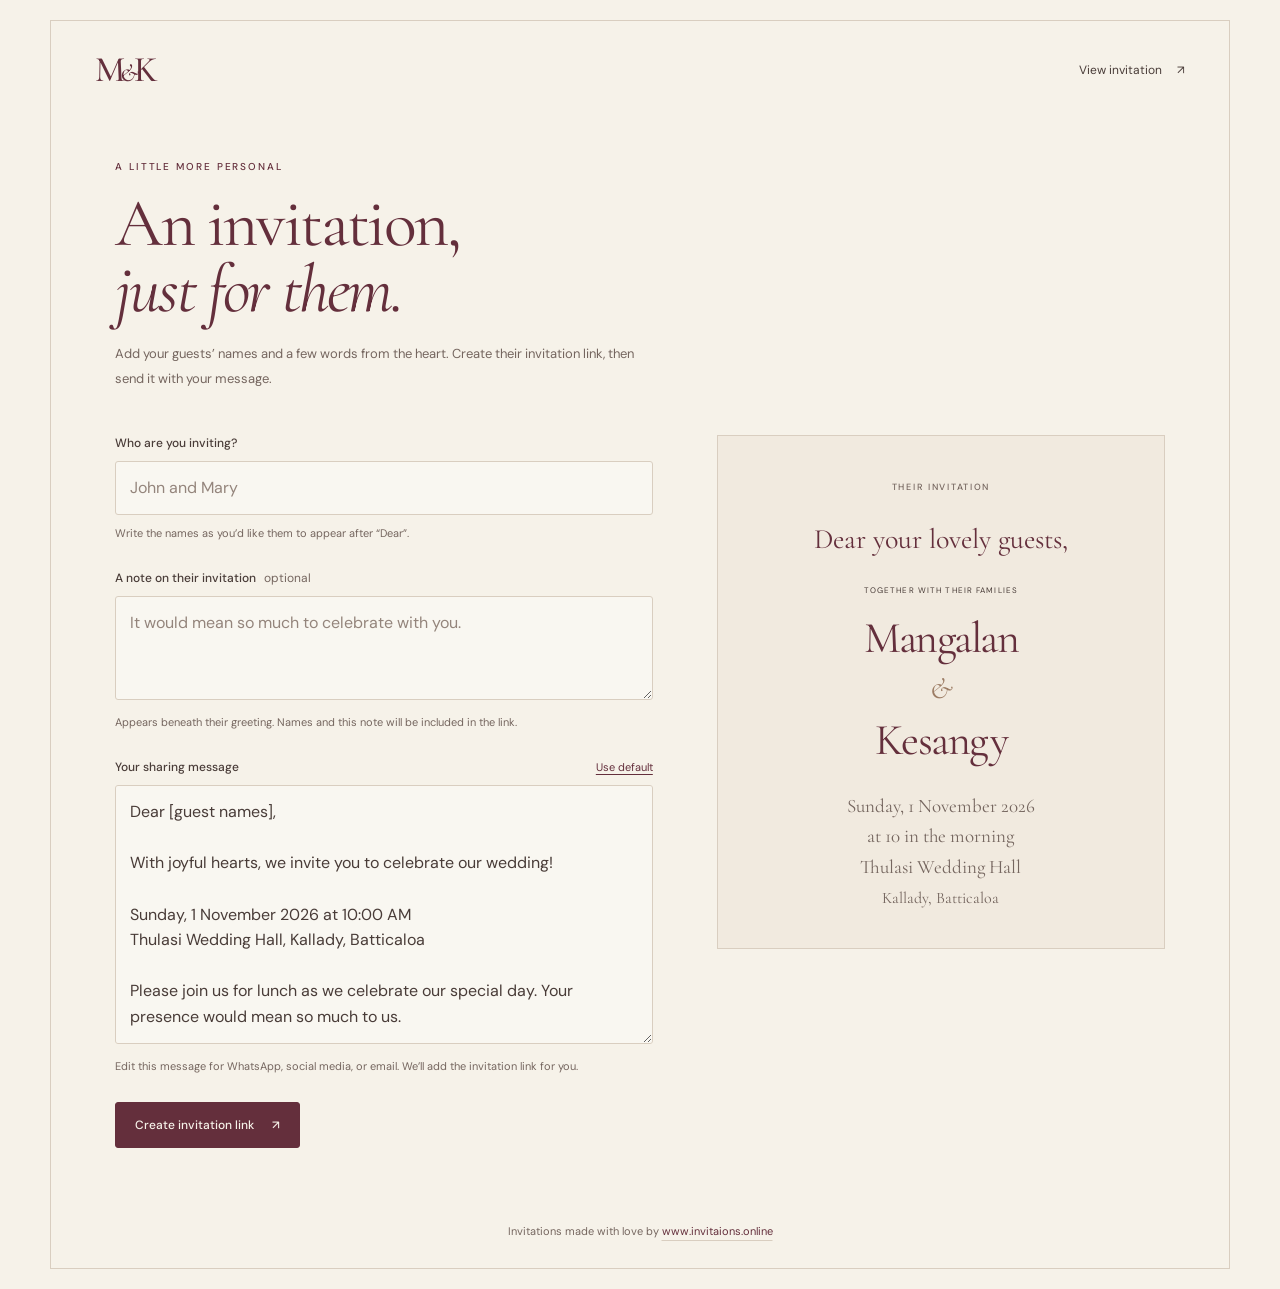
<file: write/index.html>
<!doctype html>
<html lang="en">
  <head>
    <meta charset="utf-8">
    <meta name="viewport" content="width=device-width, initial-scale=1">
    <meta name="theme-color" content="#f6f2e9">
    <meta name="robots" content="noindex">
    <title>Write an invitation · Mangalan & Kesangy</title>
    <link rel="icon" href="../favicon.svg" type="image/svg+xml">
    <link rel="preconnect" href="https://fonts.googleapis.com">
    <link rel="preconnect" href="https://fonts.gstatic.com" crossorigin>
    <link href="https://fonts.googleapis.com/css2?family=Cormorant+Garamond:ital,wght@0,400;0,500;1,400&family=DM+Sans:wght@400;500;600&display=swap" rel="stylesheet">
    <link rel="stylesheet" href="../styles.css">
    <link rel="stylesheet" href="write.css">
    <script src="write.js" defer></script>
  </head>
  <body>
    <div class="writer-frame">
      <header class="writer-header">
        <a class="wordmark" href="../" aria-label="View Mangalan and Kesangy's invitation">M<span>&</span>K</a>
        <a class="writer-back" href="../">View invitation <span aria-hidden="true">↗</span></a>
      </header>
      <main class="writer-main">
        <div class="writer-title">
          <p class="eyebrow">A little more personal</p>
          <h1>An invitation,<br><em>just for them.</em></h1>
          <p>Add your guests’ names and a few words from the heart. Create their invitation link, then send it with your message.</p>
        </div>
        <div class="writer-grid">
          <form id="write-form" class="writer-form">
            <label for="guest">Who are you inviting?</label>
            <input id="guest" name="guest" type="text" placeholder="John and Mary" maxlength="160" autocomplete="off" required aria-describedby="guest-help">
            <p class="field-help" id="guest-help">Write the names as you’d like them to appear after “Dear”.</p>

            <label for="personal-note">A note on their invitation <span class="optional">optional</span></label>
            <textarea id="personal-note" name="note" rows="3" maxlength="400" placeholder="It would mean so much to celebrate with you." aria-describedby="note-help"></textarea>
            <p class="field-help" id="note-help">Appears beneath their greeting. Names and this note will be included in the link.</p>

            <div class="label-row">
              <label for="share-message">Your sharing message</label>
              <button class="text-button" id="reset-message" type="button">Use default</button>
            </div>
            <textarea id="share-message" rows="9" maxlength="3000" aria-describedby="message-help"></textarea>
            <p class="field-help" id="message-help">Edit this message for WhatsApp, social media, or email. We’ll add the invitation link for you.</p>
            <button class="writer-button primary" type="submit">Create invitation link <span aria-hidden="true">↗</span></button>
          </form>
          <aside class="writer-preview" aria-labelledby="preview-heading">
            <p class="eyebrow" id="preview-heading">Their invitation</p>
            <p class="preview-greeting" id="preview-greeting">Dear your lovely guests,</p>
            <p class="preview-note" id="preview-note" hidden></p>
            <p class="preview-intro">Together with their families</p>
            <p class="preview-names">Mangalan <span>&</span> Kesangy</p>
            <div class="preview-date">Sunday, 1 November 2026<br>at 10 in the morning<br>Thulasi Wedding Hall<br><span>Kallady, Batticaloa</span></div>
          </aside>
        </div>
        <section class="writer-result" id="writer-result" aria-labelledby="result-title" hidden>
          <p class="eyebrow">Ready to send</p>
          <h2 id="result-title">A special invitation awaits.</h2>
          <label for="invitation-link">Your personalised link</label>
          <div class="link-row">
            <input id="invitation-link" type="url" readonly>
            <button class="writer-button" id="copy-link" type="button">Copy link</button>
          </div>
          <a id="open-invitation" class="preview-link" target="_blank" rel="noopener noreferrer">Preview invitation <span aria-hidden="true">↗</span></a>
          <label for="ready-message">Message with invitation link</label>
          <textarea id="ready-message" rows="8" readonly></textarea>
          <div class="share-actions">
            <button class="writer-button primary" id="native-share" type="button" hidden>Share…</button>
            <a class="writer-button" id="share-whatsapp" target="_blank" rel="noopener noreferrer">WhatsApp</a>
            <a class="writer-button" id="share-telegram" target="_blank" rel="noopener noreferrer">Telegram</a>
            <a class="writer-button" id="share-email">Email</a>
            <button class="writer-button" id="copy-message" type="button">Copy message</button>
          </div>
        </section>
        <p class="writer-status" id="writer-status" role="status" aria-live="polite"></p>
        <noscript><p>Please enable JavaScript to create a personalised invitation link.</p></noscript>
      </main>
      <footer class="footer"><p>Invitations made with love by <a href="https://invitaions.online" target="_blank" rel="noopener noreferrer">www.invitaions.online</a></p></footer>
    </div>
  </body>
</html>
</file>
<file: styles.css>
@font-face {
  font-family: "Opening Serif";
  src: url("fonts/cormorant-garamond-bold.ttf") format("truetype");
  font-style: normal;
  font-weight: 700;
  font-display: block;
}
@font-face {
  font-family: "Opening Serif";
  src: url("fonts/cormorant-garamond-bold-italic.ttf") format("truetype");
  font-style: italic;
  font-weight: 700;
  font-display: block;
}
:root {
  color-scheme: light;
  --paper: #f6f2e9;
  --wine: #642f3c;
  --ink: #493c38;
  --muted: #75665f;
  --line: #d9cec0;
  --watercolor: none;
  --serif: "Cormorant Garamond", Georgia, serif;
  --sans: "DM Sans", Arial, sans-serif;
}

:root[data-watercolor="on"] { --watercolor: url("assets/watercolor-paper.webp"); }
* { box-sizing: border-box; }
html { scroll-behavior: smooth; scroll-padding-top: 32px; }
body { margin: 0; background: var(--paper); color: var(--ink); font-family: var(--sans); font-size: 14px; -webkit-font-smoothing: antialiased; }
body::before { content: ""; position: fixed; inset: 0; pointer-events: none; z-index: 3; opacity: .13; background-image: url("data:image/svg+xml,%3Csvg viewBox='0 0 180 180' xmlns='http://www.w3.org/2000/svg'%3E%3Cfilter id='n'%3E%3CfeTurbulence type='fractalNoise' baseFrequency='.85' numOctaves='3' stitchTiles='stitch'/%3E%3C/filter%3E%3Cpath fill='%2375675c' opacity='.25' filter='url(%23n)' d='M0 0h180v180H0z'/%3E%3C/svg%3E"); }
::selection { color: var(--paper); background: var(--wine); }
a { color: inherit; text-underline-offset: 5px; }
a:focus-visible { outline: 2px solid var(--wine); outline-offset: 7px; }
.music-toggle { position: fixed; right: max(20px, env(safe-area-inset-right)); bottom: max(20px, env(safe-area-inset-bottom)); z-index: 8; display: grid; place-items: center; width: 46px; height: 46px; padding: 11px; border: 1px solid var(--line); border-radius: 50%; background: var(--paper); color: var(--wine); cursor: pointer; }
.music-toggle[hidden] { display: none; }
.music-toggle svg { width: 22px; height: 22px; }
.music-toggle[aria-pressed="true"] .music-off { display: none; }
.intro-pending .music-toggle { background: var(--wine); color: var(--paper); border-color: rgba(246, 242, 233, .35); }
.intro-pending .music-toggle:focus-visible { outline-color: var(--paper); }
.page-frame { margin: 20px; border: 1px solid var(--line); background-color: var(--paper); background-image: linear-gradient(rgba(246, 242, 233, .48), rgba(246, 242, 233, .48)), var(--watercolor); background-size: cover; background-position: center; background-attachment: fixed; background-repeat: no-repeat; }
.opening { display: none; position: fixed; inset: 0; z-index: 5; overflow: hidden; background-color: var(--wine); background-image: radial-gradient(ellipse at 40% 35%, rgba(154, 89, 111, .18), transparent 70%), var(--watercolor); background-blend-mode: screen, multiply; background-size: cover; background-position: center; place-items: center; padding: 24px; }
.opening-art-defs { position: absolute; pointer-events: none; }
.opening-art { position: absolute; visibility: hidden; color: #e5c7af; opacity: 0; pointer-events: none; }
.opening-font-ready .opening-art { visibility: visible; }
.opening-art svg { display: block; width: 100%; height: auto; transform-origin: 50% 100%; }
.opening-stem { opacity: .48; width: var(--stem-width); transform: translateX(-50%) rotate(var(--lean)); transform-origin: 50% 50%; }
:root[data-foreground-flowers="off"] .opening-stem { display: none; }
.opening-edge-two { left: 50%; top: -18px; max-width: calc((50svh - 190px) * .6); }
.opening-edge-seven { left: 50%; bottom: -18px; max-width: calc((50svh - 190px) * .75); }
.opening-meadow { inset: auto 0 -25px; height: 42%; color: #280b1d; opacity: .1; }
.opening-meadow-plant { position: absolute; left: var(--plant-x); bottom: 0; width: calc(var(--plant-width) * 1.3); transform: translateX(-50%) rotate(var(--plant-lean)); transform-origin: 50% 100%; }
.opening-hearts { inset: 0; color: #280b1d; opacity: 1; }
.opening-heart { position: absolute; left: var(--heart-x); top: var(--heart-y); width: var(--heart-size); opacity: var(--heart-opacity, .15); transform: translate(-50%, -50%) rotate(var(--heart-tilt, 0deg)); }
.opening-heart svg { overflow: visible; transform-origin: 50% 50%; }
.opening-heart path { stroke-width: 4; }
.opening-heart-pair { position: absolute; left: 50%; top: 5%; width: 180px; height: 130px; transform: translateX(-50%); }
.opening-heart-main-one { --heart-x: 35%; --heart-y: 35%; --heart-size: 108px; --heart-tilt: -13deg; }
.opening-heart-main-two { --heart-x: 80%; --heart-y: 70%; --heart-size: 74px; --heart-tilt: 13deg; }
.intro-pending .opening { display: grid; }
.intro-pending body { overflow: hidden; }
.intro-pending .page-frame { visibility: hidden; }
.intro-pending.invitation-ready .page-frame { visibility: visible; }
.intro-pending.invitation-ready .page-frame,
.intro-pending.invitation-ready .opening { will-change: transform; }
.opening-names { --opening-name-size: clamp(60px, 10vw, 144px); position: relative; z-index: 1; visibility: hidden; text-align: center; color: var(--paper); font-family: "Opening Serif", Georgia, serif; font-weight: 700; }
.opening-font-ready .opening-names { visibility: visible; }
.opening-font-fallback .opening-names { font-family: Georgia, serif; }
.opening-name { display: block; font-size: var(--opening-name-size); line-height: 1.05; letter-spacing: -.055em; }
/* Balance the visible glyphs: the names' descenders extend below their line boxes. */
.opening-ampersand { position: relative; top: calc(var(--opening-name-size) * .16); display: block; margin: 12px 0; color: var(--paper); font-size: clamp(38px, 4vw, 58px); font-style: italic; line-height: 1; }
.masthead { min-height: 88px; margin: 0 42px; display: flex; align-items: center; }
.wordmark { font: 500 36px/.8 var(--serif); letter-spacing: -.11em; text-decoration: none; color: var(--wine); }
.wordmark > span { font-size: 25px; font-style: italic; margin: 0 -.05em; }
.text-link { display: inline-flex; gap: 22px; align-items: center; font-size: 11px; text-decoration: none; }
.text-link > span[aria-hidden] { font-size: 17px; transition: transform .2s ease; }
.text-link:hover { text-decoration: underline; }
.text-link:hover > span[aria-hidden] { transform: translate(2px, -2px); }
.invitation { position: relative; min-height: 750px; padding: 56px 60px 38px; display: flex; flex-direction: column; align-items: center; text-align: center; }
.little-star { display: block; font-size: 28px; color: var(--wine); line-height: 1; }
.eyebrow { font-size: 10px; font-weight: 500; letter-spacing: .19em; text-transform: uppercase; }
.invitation-intro .eyebrow { margin: 23px 0 12px; }
.invitation-request { margin: 0; font: 400 19px/1.5 var(--serif); color: var(--muted); }
.guest-greeting { max-width: 620px; margin: 25px auto 10px; font: 500 clamp(26px, 4vw, 36px)/1.2 var(--serif); color: var(--wine); overflow-wrap: anywhere; }
.guest-note { max-width: 460px; margin: 10px auto 20px; font: italic 400 21px/1.4 var(--serif); color: var(--muted); white-space: pre-line; overflow-wrap: anywhere; }
.couple-names { position: relative; display: flex; flex-direction: column; align-items: center; gap: clamp(8px, 1vw, 14px); margin: 28px 0 60px; width: min(100%, 760px); font-family: var(--serif); font-weight: 400; color: var(--wine); }
.name { display: block; font-size: clamp(80px, 9.8vw, 140px); line-height: 1; letter-spacing: -.055em; }
.name-first { padding-right: 120px; }
.name-second { padding-left: 130px; }
.ampersand { position: relative; top: 6px; display: block; margin: 0; font-size: 52px; line-height: 1; font-style: italic; font-weight: 400; color: #9c7c64; }
.name-sparkles { position: absolute; inset: 0; pointer-events: none; color: #9c7c64; }
.name-sparkle { position: absolute; display: block; opacity: 0; pointer-events: none; }
.name-sparkle svg { display: block; width: 100%; height: 100%; overflow: visible; filter: drop-shadow(0 0 3px rgba(156, 124, 100, .2)); }

.hero-date { display: flex; flex-direction: column; align-items: center; gap: 3px; width: 100%; text-align: center; color: var(--muted); }
.hero-date p { font: 400 22px/1.5 var(--serif); letter-spacing: 0; margin: 0; }
.hero-date .hero-date-day { font-size: 30px; }
.hero-date .hero-date-venue strong { font-weight: 500; }
.hero-date .hero-date-location { font-size: 18px; color: var(--muted); }
.scroll-arrow { display: grid; place-items: center; width: 44px; height: 44px; margin-top: 42px; color: var(--wine); text-decoration: none; }
.scroll-arrow svg { transition: transform .2s ease; }
.scroll-arrow:hover svg { transform: translateY(4px); }
.celebration { margin: 0 42px; padding: 68px 30px 78px; border-top: 1px solid var(--line); }
.section-heading { text-align: center; }
.section-heading > .eyebrow { color: var(--muted); }
h2 { font: 400 clamp(36px, 4vw, 52px)/1.08 var(--serif); letter-spacing: -.025em; }
.section-heading h2 { color: var(--wine); margin: 18px 0 49px; }
h2 em { font-weight: 400; }
.details { display: grid; grid-template-columns: repeat(3, 1fr); max-width: 1040px; margin: 0 auto; }
.detail { padding: 8px 32px 2px; }
.detail + .detail { border-left: 1px solid var(--line); }
.detail-number { font: italic 20px var(--serif); color: #9c7c64; }
.detail h3 { margin: 17px 0 22px; text-transform: uppercase; letter-spacing: .17em; font-size: 9px; font-weight: 500; color: var(--muted); }
.detail p { font-size: 12px; line-height: 1.8; margin: 5px 0 0; }
.detail .detail-title { font: 500 25px/1.2 var(--serif); color: var(--wine); margin-bottom: 8px; }
.detail-link { margin-top: 25px; border-bottom: 1px solid var(--line); padding-bottom: 6px; }
.closing { margin: 0 12px; padding: 52px 24px 59px; text-align: center; background-color: var(--wine); background-image: var(--watercolor); background-blend-mode: multiply; background-size: cover; background-position: center 80%; color: var(--paper); }
.closing .little-star { color: #cbae8e; font-size: 24px; }
.closing .eyebrow { margin: 22px 0 0; color: #dfcbbc; }
.closing h2 { margin: 21px 0; font-size: clamp(32px, 3.8vw, 49px); }
.closing-signature { font: italic 21px var(--serif); color: #e6d7c9; margin-bottom: 0; }
.closing-rsvp { max-width: 420px; margin: 30px auto 0; padding-top: 25px; border-top: 1px solid rgba(246, 242, 233, .22); }
.rsvp-label { margin: 0 0 17px; font-size: 12px; letter-spacing: .04em; }
.rsvp-whatsapp { display: inline-flex; align-items: center; justify-content: center; gap: 20px; min-height: 46px; padding: 12px 22px; background: var(--paper); color: var(--wine); font-size: 12px; text-decoration: none; }
.rsvp-whatsapp:hover { background: #e6d7c9; }
.rsvp-whatsapp > span[aria-hidden] { font-size: 18px; }
.rsvp-call { display: block; width: fit-content; margin: 13px auto 0; padding: 8px 0; font-size: 13px; text-decoration: none; letter-spacing: .03em; }
.rsvp-call span { margin-right: 6px; font-size: 10px; opacity: .8; }
.rsvp-call:hover { text-decoration: underline; }
.closing-rsvp a:focus-visible { outline-color: var(--paper); }
.heart { display: inline-block; margin-left: 6px; }
.footer { padding: 26px 42px; color: var(--muted); font-size: 11px; line-height: 1.8; text-align: center; }
.footer p { margin: 0; }
.footer a { color: var(--wine); text-decoration-thickness: 1px; text-decoration-color: var(--line); transition: text-decoration-color .2s ease; }
.footer a:hover { text-decoration-color: var(--wine); }
.sr-only { position: absolute; width: 1px; height: 1px; padding: 0; margin: -1px; overflow: hidden; clip-path: inset(50%); white-space: nowrap; border: 0; }

@media (min-width: 1500px) {
  .page-frame { max-width: 1440px; margin: 24px auto; }
}
@media (max-width: 1100px) {
  .opening-meadow-plant { width: min(calc(var(--plant-width) * 1.15), 18vw); }
  .opening-meadow-plant:nth-child(even) { display: none; }
  .opening-meadow-plant:nth-child(1) { left: 0%; }
  .opening-meadow-plant:nth-child(3) { left: 20%; }
  .opening-meadow-plant:nth-child(5) { left: 40%; }
  .opening-meadow-plant:nth-child(7) { left: 60%; }
  .opening-meadow-plant:nth-child(9) { left: 80%; }
  .opening-meadow-plant:nth-child(11) { left: 100%; }
}
@media (max-width: 850px) {
  .masthead { margin: 0 26px; }
  .invitation { min-height: 690px; padding: 52px 40px 36px; }
  .name { font-size: clamp(75px, 12.5vw, 110px); }
  .name-first { padding-right: 65px; }
  .name-second { padding-left: 65px; }
  .celebration { margin: 0 26px; padding: 56px 0; }
  .detail { padding: 8px 18px 2px; }
  .detail .detail-title { font-size: 23px; }
  .desktop-break { display: none; }
  .footer { padding: 24px 26px; }
}
@media (max-width: 580px) {
  .opening-heart-pair { width: 145px; height: 120px; top: 7%; }
  .opening-heart-main-one { --heart-size: 82px; }
  .opening-heart-main-two { --heart-size: 58px; }
  .opening-heart-small { width: calc(var(--heart-size) * .72); }
  .opening-edge-two { width: 170px; max-width: calc((50svh - 125px) * .6); }
  .opening-edge-seven { width: 180px; max-width: calc((50svh - 125px) * .75); }
  .opening-meadow { opacity: .1; }
  .opening-meadow-plant { width: min(calc(var(--plant-width) * 1.35), 42vw); }
  .opening-meadow-plant:nth-child(n) { display: none; }
  .opening-meadow-plant:nth-child(1) { display: block; left: 0%; }
  .opening-meadow-plant:nth-child(7) { display: block; left: 50%; }
  .opening-meadow-plant:nth-child(11) { display: block; left: 100%; }
  .opening-names { --opening-name-size: clamp(54px, 17vw, 96px); }
  html { scroll-padding-top: 16px; }
  .page-frame { margin: 10px; }
  .masthead { min-height: 72px; margin: 0 20px; }
  .wordmark { font-size: 32px; }
  .invitation { min-height: 646px; padding: 43px 20px 32px; }
  .little-star { font-size: 25px; }
  .invitation-intro .eyebrow { font-size: 8px; letter-spacing: .16em; }
  .invitation-request { font-size: 18px; }
  .couple-names { margin: 36px 0 60px; }
  .name { font-size: clamp(58px, 16vw, 90px); }
  .name-first { padding-right: 22px; }
  .name-second { padding-left: 28px; }
  .ampersand { top: 4px; font-size: 39px; }
  .hero-date p { font-size: 19px; }
  .hero-date .hero-date-day { font-size: 26px; }
  .hero-date .hero-date-location { font-size: 16px; }
  .celebration { margin: 0 20px; padding: 46px 0 44px; }
  .section-heading h2 { margin-bottom: 29px; }
  .details { grid-template-columns: 1fr; }
  .detail { padding: 25px 8px; display: grid; grid-template-columns: 38px 1fr; }
  .detail + .detail { border-left: 0; border-top: 1px solid var(--line); }
  .detail-number { grid-row: 1 / 5; }
  .detail h3 { margin: 5px 0 17px; }
  .detail p, .detail-link { grid-column: 2; }
  .detail-link { justify-self: start; margin-top: 18px; }
  .closing { margin: 0 7px; padding: 40px 16px 43px; }
  .closing h2 { font-size: clamp(29px, 7vw, 39px); }
  .closing-signature { font-size: 18px; }
  .footer { padding: 24px 12px; font-size: 10px; }
}
@media (prefers-reduced-motion: reduce) {
  .name-sparkles { display: none; }
  html { scroll-behavior: auto; }
  *, *::before, *::after { transition: none !important; }
}
@media print {
  .name-sparkles { display: none; }
  .music-toggle { display: none; }
  .opening { display: none !important; }
  .intro-pending .page-frame { visibility: visible; }
  .page-frame { margin: 0; background: var(--paper); }
  .masthead, .scroll-arrow, .detail-link, .footer { display: none; }
  .invitation { min-height: auto; padding: 30px; }
  .celebration { padding: 30px 0; }
  .closing { background: transparent; color: var(--wine); padding: 25px; }
  .closing .eyebrow, .closing-signature { color: var(--muted); }
  [data-reveal] { opacity: 1 !important; transform: none !important; }
}
</file>
<file: write/write.css>
body::before { display: none; }
[hidden] { display: none !important; }
.writer-frame { max-width: 1180px; margin: 20px auto; border: 1px solid var(--line); }
.writer-header { display: flex; align-items: center; justify-content: space-between; gap: 24px; padding: 35px 44px; }
.writer-back { font-size: 12px; text-decoration: none; }
.writer-back span { margin-left: 12px; }
.writer-main { padding: 30px 64px 0; }
.writer-title { max-width: 520px; margin-bottom: 44px; }
.writer-title .eyebrow { color: var(--wine); }
.writer-title h1 { margin: 18px 0; font: 400 clamp(44px, 6vw, 68px)/.98 var(--serif); letter-spacing: -.035em; color: var(--wine); }
.writer-title h1 em { font-weight: 400; }
.writer-title > p:last-child { color: var(--muted); font-size: 13px; line-height: 1.9; }
.writer-grid { display: grid; grid-template-columns: minmax(0, 1.2fr) minmax(0, 1fr); gap: 64px; align-items: start; }
.writer-form, .writer-result { min-width: 0; }
label { display: block; margin: 0 0 10px; font-size: 12px; font-weight: 500; }
input, textarea { width: 100%; min-width: 0; border: 1px solid var(--line); border-radius: 3px; background: rgba(255,255,255,.35); color: var(--ink); padding: 13px 14px; font: 400 16px/1.6 var(--sans); }
input::placeholder, textarea::placeholder { color: #94857c; }
textarea { resize: vertical; }
input:focus-visible, textarea:focus-visible { outline: 2px solid var(--wine); outline-offset: 3px; }
.field-help { margin: 9px 0 27px; color: var(--muted); font-size: 11px; line-height: 1.7; }
.optional { margin-left: 5px; color: var(--muted); font-weight: 400; }
.label-row { display: flex; justify-content: space-between; align-items: baseline; gap: 12px; }
.text-button { border: 0; padding: 0; color: var(--wine); background: transparent; font: 400 11px var(--sans); text-decoration: underline; text-underline-offset: 3px; cursor: pointer; }
.writer-button { display: inline-flex; justify-content: center; align-items: center; gap: 18px; min-height: 46px; padding: 11px 19px; border: 1px solid var(--line); border-radius: 3px; background: transparent; color: var(--wine); font: 500 12px/1.5 var(--sans); text-decoration: none; cursor: pointer; }
.writer-button.primary { background: var(--wine); border-color: var(--wine); color: var(--paper); }
.writer-button:hover { border-color: var(--wine); }
.writer-button:focus-visible, .text-button:focus-visible { outline: 2px solid var(--wine); outline-offset: 4px; }
.writer-preview { padding: 36px 24px; border: 1px solid var(--line); text-align: center; background: #f1eadf; overflow-wrap: anywhere; }
.writer-preview .eyebrow { font-size: 9px; color: var(--muted); }
.preview-greeting { margin: 30px 0 14px; font: 400 28px/1.2 var(--serif); color: var(--wine); }
.preview-note { margin: 0 0 24px; font: italic 400 20px/1.4 var(--serif); color: var(--muted); white-space: pre-line; }
.preview-intro { margin-top: 28px; font-size: 8px; letter-spacing: .14em; text-transform: uppercase; }
.preview-names { margin: 20px 0 28px; font: 400 44px/1.05 var(--serif); letter-spacing: -.035em; color: var(--wine); }
.preview-names span { display: block; margin: 12px 0; font-size: 30px; font-style: italic; color: #9c7c64; }
.preview-date { font: 400 19px/1.6 var(--serif); color: var(--muted); }
.preview-date span { font-size: 16px; }
.writer-result { margin-top: 48px; padding-top: 35px; border-top: 1px solid var(--line); }
.writer-result h2 { margin: 12px 0 30px; color: var(--wine); font-size: 38px; }
.link-row { display: flex; gap: 10px; }
.link-row input { flex: 1; }
.preview-link { display: inline-block; margin: 15px 0 30px; color: var(--wine); font-size: 12px; }
.share-actions { display: flex; flex-wrap: wrap; gap: 10px; margin-top: 16px; }
.writer-status { min-height: 24px; margin: 24px 0 0; color: var(--wine); font-size: 12px; line-height: 1.7; }
@media (max-width: 760px) {
  .writer-frame { margin: 10px; }
  .writer-header { padding: 27px 22px; }
  .writer-main { padding: 25px 22px 0; }
  .writer-title { margin-bottom: 32px; }
  .writer-grid { grid-template-columns: minmax(0, 1fr); gap: 32px; }
  .writer-preview { padding: 25px 18px; }
  .preview-names { font-size: 42px; }
  .link-row { flex-direction: column; }
  .share-actions > * { flex: 1 1 auto; }
}
</file>
